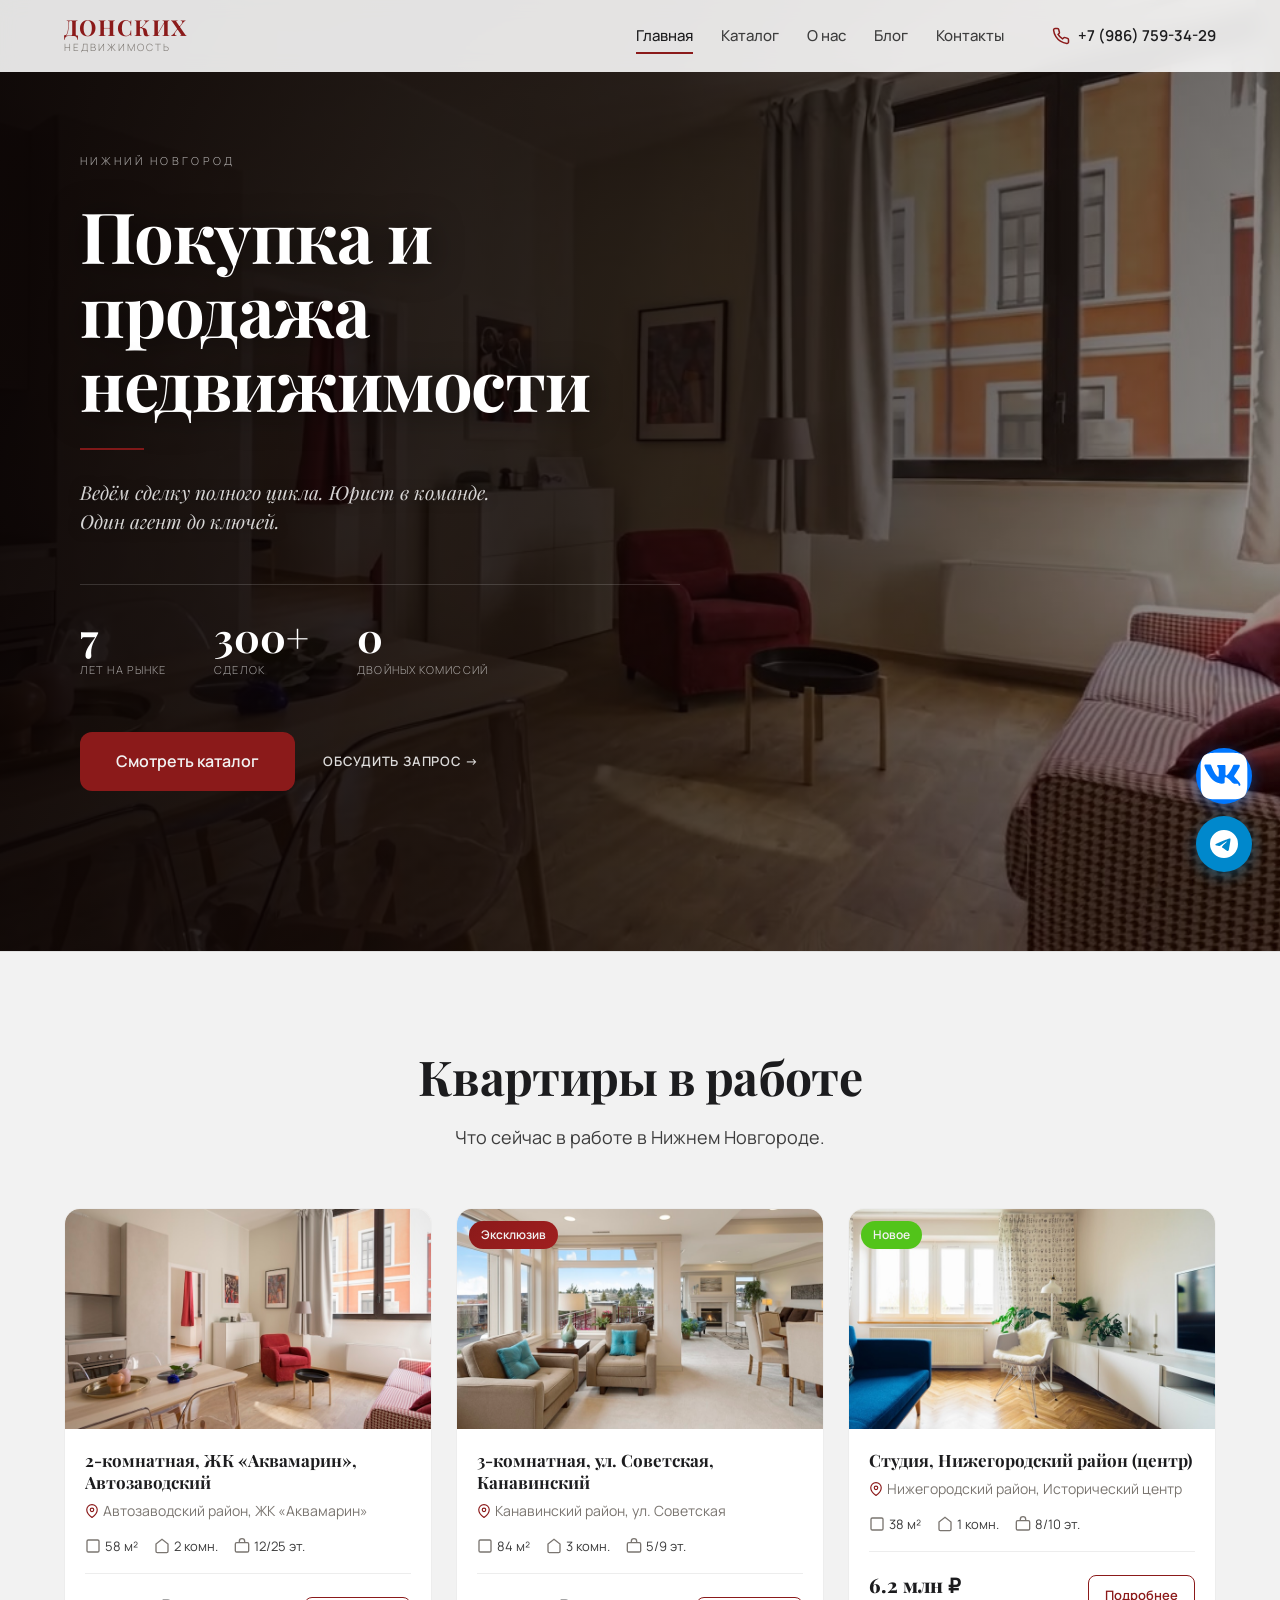
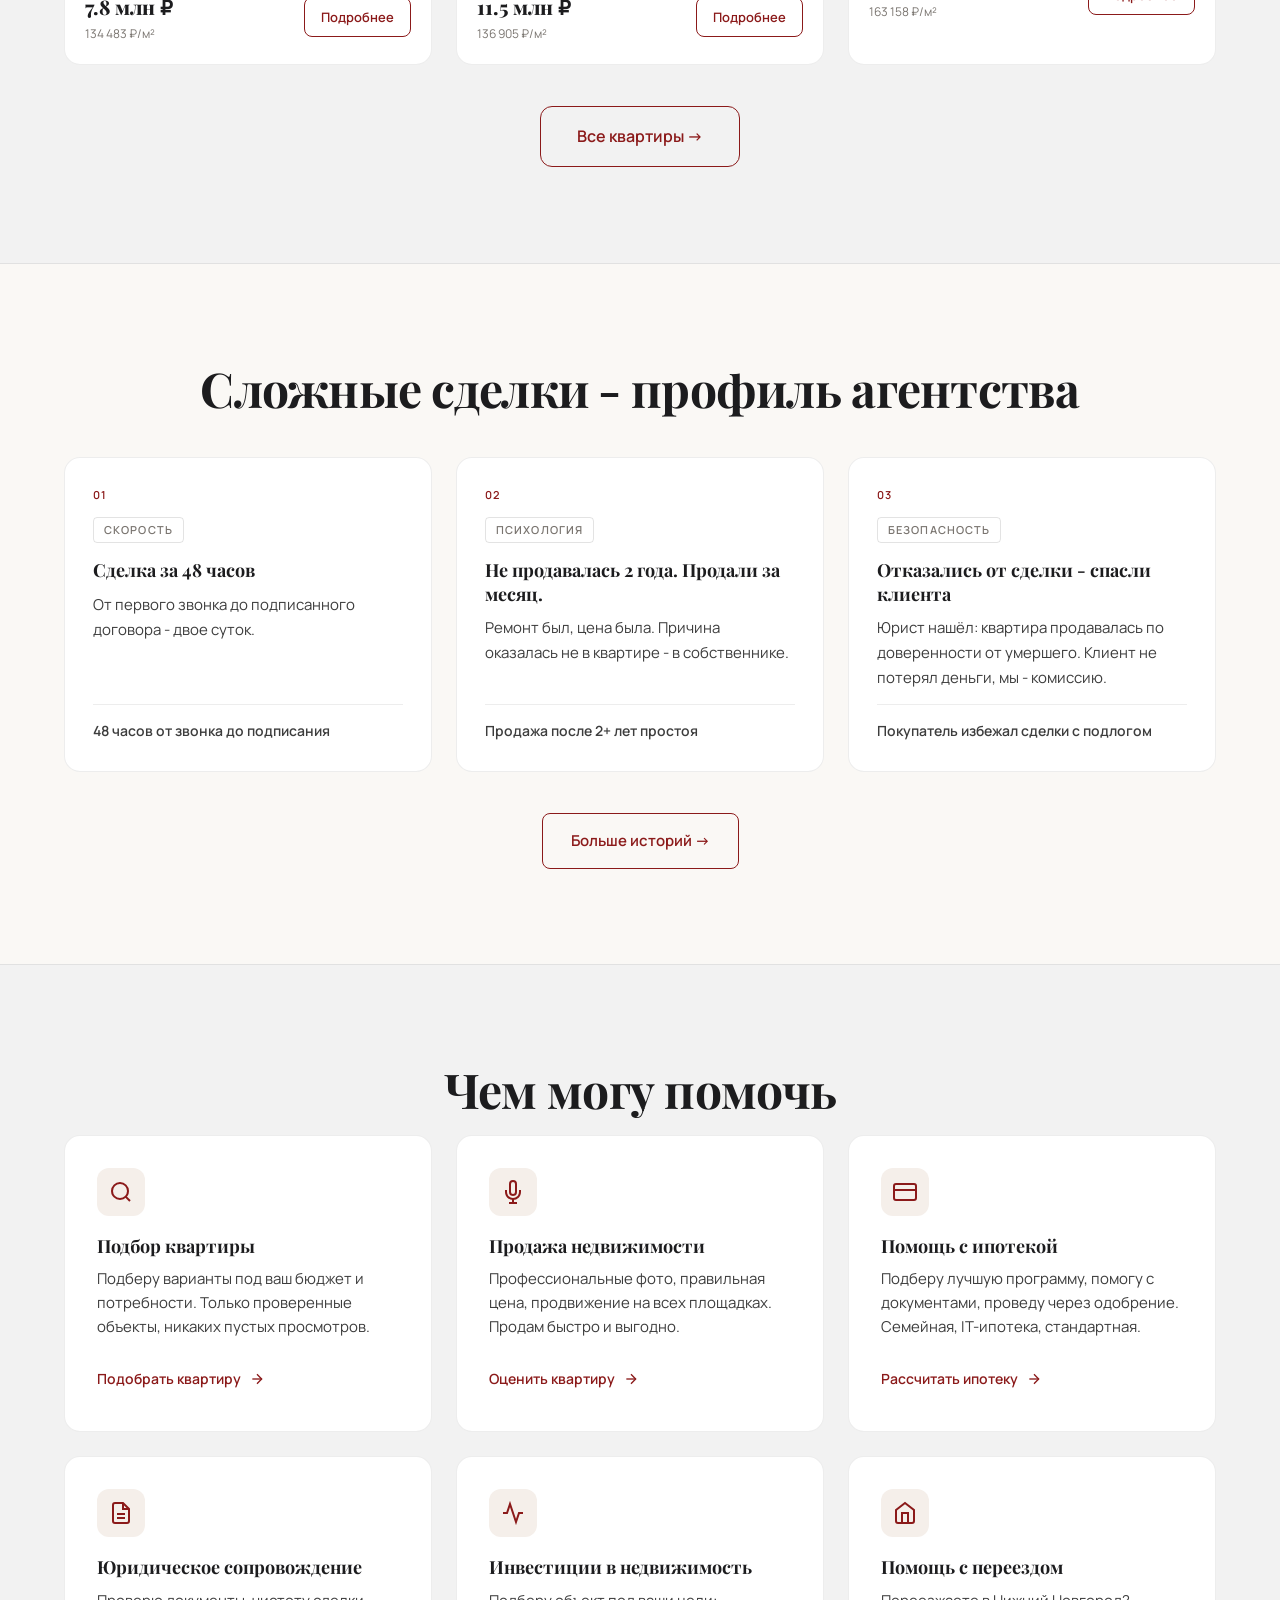
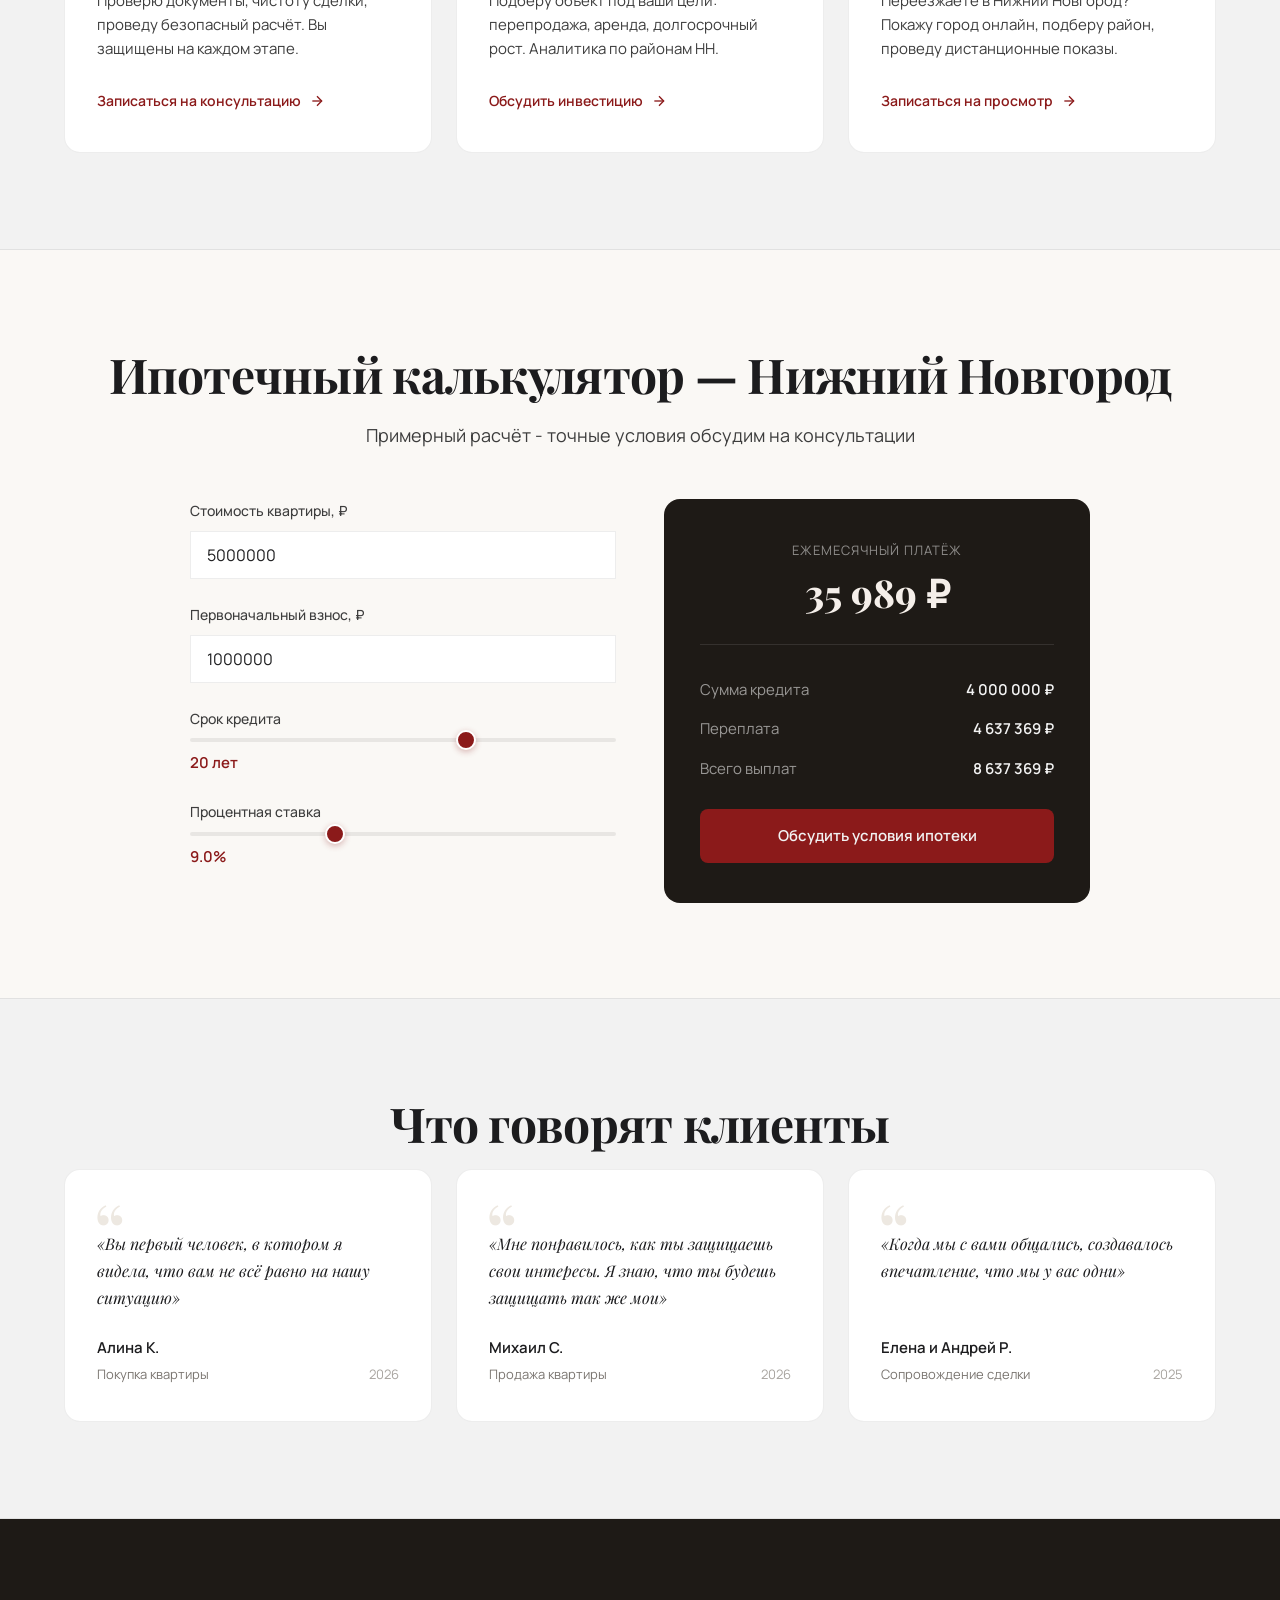
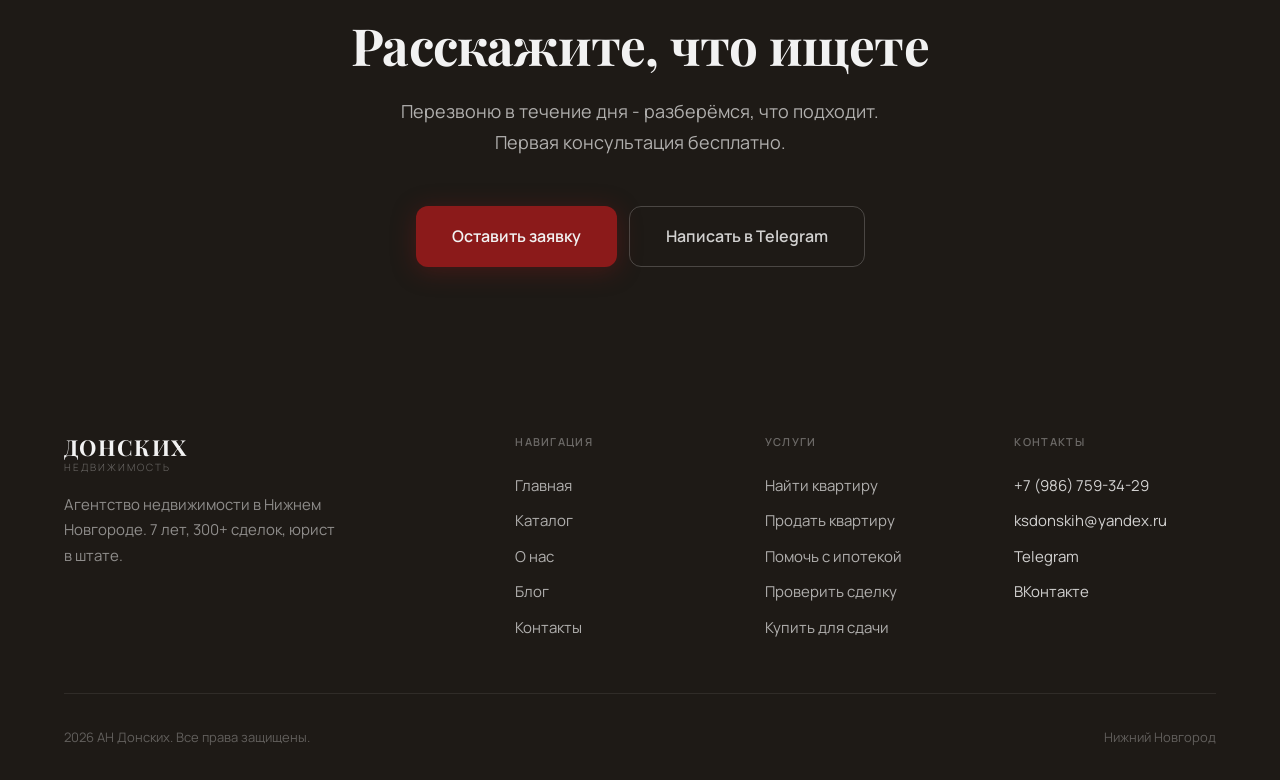
<file: index.html>
<!DOCTYPE html>
<html lang="ru">
<head>
<!-- Yandex.Metrika counter -->
<script type="text/javascript">
    (function(m,e,t,r,i,k,a){
        m[i]=m[i]||function(){(m[i].a=m[i].a||[]).push(arguments)};
        m[i].l=1*new Date();
        for (var j = 0; j < document.scripts.length; j++) {if (document.scripts[j].src === r) { return; }}
        k=e.createElement(t),a=e.getElementsByTagName(t)[0],k.async=1,k.src=r,a.parentNode.insertBefore(k,a)
    })(window, document,'script','https://mc.yandex.ru/metrika/tag.js?id=108665503', 'ym');
    ym(108665503, 'init', {ssr:true, webvisor:true, clickmap:true, ecommerce:"dataLayer", referrer: document.referrer, url: location.href, accurateTrackBounce:true, trackLinks:true});
</script>
<noscript><div><img src="https://mc.yandex.ru/watch/108665503" style="position:absolute; left:-9999px;" alt="" /></div></noscript>
<!-- /Yandex.Metrika counter -->
  <meta charset="UTF-8">
  <meta name="viewport" content="width=device-width, initial-scale=1.0">
  <title>Риелтор в Нижнем Новгороде — АН Донских | Покупка и продажа квартир</title>
  <meta name="description" content="Купить или продать квартиру в Нижнем Новгороде с риелтором Ксенией Донских. Один агент от звонка до ключей. Юрист в команде. Оценка за 24 часа. Первая консультация бесплатно.">
  <meta name="keywords" content="недвижимость Нижний Новгород, купить квартиру НН, агентство недвижимости, риелтор Нижний Новгород, ипотека, Донских, семейная ипотека НН">
  <link rel="canonical" href="https://donreal.ru/">

  <!-- Favicon -->
  <link rel="icon" href="data:image/svg+xml,<svg xmlns='http://www.w3.org/2000/svg' viewBox='0 0 100 100'><rect width='100' height='100' rx='16' fill='%238B1A1A'/><text x='50' y='50' dy='.35em' font-size='64' font-family='Georgia,serif' fill='white' text-anchor='middle'>Д</text></svg>">

  <!-- Open Graph -->
  <meta property="og:site_name" content="АН Донских">
  <meta property="og:type" content="website">
  <meta property="og:title" content="АН Донских - покупка и продажа квартиры в Нижнем Новгороде">
  <meta property="og:description" content="Один агент от звонка до ключей. Юрист в команде. Без двойных комиссий. 7 лет, 300+ сделок.">
  <meta property="og:url" content="https://donreal.ru/">
  <meta property="og:locale" content="ru_RU">
  <meta property="og:image" content="https://donreal.ru/images/hero-poster.jpg">
  <meta property="og:image:alt" content="АН Донских — агентство недвижимости в Нижнем Новгороде">
  <meta property="og:image:width" content="1280">
  <meta property="og:image:height" content="720">

  <!-- Fonts -->
  <link rel="preconnect" href="https://fonts.googleapis.com">
  <link rel="preconnect" href="https://fonts.gstatic.com" crossorigin>
  <link href="https://fonts.googleapis.com/css2?family=Playfair+Display:ital,wght@0,700;0,800;1,400&family=Manrope:wght@300;400;500;600&display=swap" rel="stylesheet">

  <link rel="stylesheet" href="style.css">

  <!-- Schema.org -->
  <script type="application/ld+json">{"@context":"https://schema.org","@type":"RealEstateAgent","name":"АН Донских","description":"Агентство недвижимости в Нижнем Новгороде. Покупка и продажа квартир с одним агентом от звонка до ключей. 7 лет опыта, 300+ сделок. Юрист в команде.","url":"https://donreal.ru","telephone":"+79867593429","email":"ksdonskih@yandex.ru","address":{"@type":"PostalAddress","addressLocality":"Нижний Новгород","addressRegion":"Нижегородская область","addressCountry":"RU"},"geo":{"@type":"GeoCoordinates","latitude":"56.3287","longitude":"44.0020"},"openingHours":["Mo-Fr 09:00-20:00","Sa-Su 10:00-18:00"],"priceRange":"$$","serviceArea":{"@type":"City","name":"Нижний Новгород"},"sameAs":["https://vk.com/club225062367","https://t.me/XSENIA_DONSKIH"],"founder":{"@type":"Person","name":"Ксения Донских"}}</script>

  <style>
    /* --- Кейсы - 3 карточки равный grid --- */
    .cases-grid-3 {
      display: grid;
      grid-template-columns: repeat(3, 1fr);
      gap: 24px;
      margin-top: 40px;
    }

    /* равная высота карточек - результат всегда внизу */
    .cases-grid-3 .case-card {
      display: flex;
      flex-direction: column;
    }
    .cases-grid-3 .case-card .case-result {
      margin-top: auto;
    }
    /* плашки одинаковой ширины */
    .cases-grid-3 .case-badge {
      display: block;
      width: fit-content;
    }

    /* --- Номер кейса - маленький inline --- */
    .case-num-inline {
      font-family: var(--font);
      font-size: 0.6875rem;
      font-weight: 600;
      letter-spacing: 0.1em;
      text-transform: uppercase;
      color: var(--primary);
      margin-bottom: 12px;
      display: block;
    }

    @media (max-width: 1024px) {
      .cases-grid-3 { grid-template-columns: 1fr; }
    }

    @media (max-width: 768px) {
      .cases-grid-3 { grid-template-columns: 1fr; }
    }
  </style>
</head>
<body>

  <!-- 1. Header -->
  <header class="header">
    <div class="container">
      <a href="index.html" class="logo">
        <span class="logo-wordmark">ДОНСКИХ</span>
        <span class="logo-sub">Недвижимость</span>
      </a>
      <nav class="nav">
        <a href="index.html" class="active">Главная</a>
        <a href="catalog.html">Каталог</a>
        <a href="about.html">О нас</a>
        <a href="blog.html">Блог</a>
        <a href="contact.html">Контакты</a>
      </nav>
      <a href="tel:+79867593429" class="header-phone">
        <svg viewBox="0 0 24 24" fill="none" stroke="currentColor" stroke-width="2"><path d="M22 16.92v3a2 2 0 01-2.18 2 19.79 19.79 0 01-8.63-3.07 19.5 19.5 0 01-6-6 19.79 19.79 0 01-3.07-8.67A2 2 0 014.11 2h3a2 2 0 012 1.72c.127.96.361 1.903.7 2.81a2 2 0 01-.45 2.11L8.09 9.91a16 16 0 006 6l1.27-1.27a2 2 0 012.11-.45c.907.339 1.85.573 2.81.7A2 2 0 0122 16.92z"/></svg>
        +7&nbsp;(986)&nbsp;759-34-29
      </a>
      <button class="burger" aria-label="Меню">
        <span></span><span></span><span></span>
      </button>
    </div>
  </header>

  <!-- Mobile Menu -->
  <div class="mobile-menu">
    <a href="index.html">Главная</a>
    <a href="catalog.html">Каталог</a>
    <a href="about.html">О нас</a>
    <a href="blog.html">Блог</a>
    <a href="contact.html">Контакты</a>
    <a href="tel:+79867593429" style="color: var(--primary);">+7 (986) 759-34-29</a>
    <a href="contact.html" class="btn btn-primary">Оставить заявку</a>
  </div>

  <!-- 2. Hero - fullscreen video -->
  <section class="hero-bb hero-fullscreen">
    <img src="images/hero-poster.jpg" class="hero-fs-poster" alt="Риелтор в Нижнем Новгороде — АН Донских, покупка и продажа квартир">
    <video class="hero-fs-video" id="heroVideo" autoplay muted loop playsinline preload="auto" style="opacity:0;transition:opacity 1.5s ease">
      <source src="images/hero-video.mp4" type="video/mp4">
    </video>
    <script>
      (function(){
        var v = document.getElementById('heroVideo');
        v.addEventListener('canplay', function(){ setTimeout(function(){ v.style.opacity = 1; }, 300); }, {once:true});
      })();
    </script>
    <div class="hero-fs-overlay"></div>
    <div class="hero-fs-content reveal">
      <div class="hero-bb-label hero-fs-label">НИЖНИЙ НОВГОРОД</div>
      <h1 class="hero-bb-name hero-fs-name">Покупка и продажа<br>недвижимости</h1>
      <div class="hero-bb-divider hero-fs-divider"></div>
      <p class="hero-bb-tagline hero-fs-tagline">Ведём сделку полного цикла. Юрист в команде.<br>Один агент до ключей.</p>

      <div class="hero-bb-stats hero-fs-stats">
        <div class="hero-bb-stat">
          <span class="stat-num hero-fs-stat-num" data-count="7" data-suffix="">7</span>
          <span class="stat-label hero-fs-stat-label">лет на рынке</span>
        </div>
        <div class="hero-bb-stat">
          <span class="stat-num hero-fs-stat-num" data-count="300" data-suffix="+">300+</span>
          <span class="stat-label hero-fs-stat-label">сделок</span>
        </div>
        <div class="hero-bb-stat">
          <span class="stat-num hero-fs-stat-num" data-count="0" data-suffix="">0</span>
          <span class="stat-label hero-fs-stat-label">двойных комиссий</span>
        </div>
      </div>

      <div class="hero-bb-ctas">
        <a href="catalog.html" class="btn btn-primary btn-lg">Смотреть каталог</a>
        <a href="contact.html" class="hero-bb-cta-secondary hero-fs-cta-secondary">Обсудить запрос →</a>
      </div>
    </div>
  </section>

  <!-- 3. Каталог - 3 объекта -->
  <section id="properties" class="section-white">
    <div class="container">
      <h2 class="section-title reveal">Квартиры в работе</h2>
      <p class="section-subtitle reveal">Что сейчас в работе в Нижнем Новгороде.</p>

      <div class="properties-grid" id="featured-grid"></div>
      <div style="text-align: center; margin-top: 40px;" class="reveal">
        <a href="catalog.html" class="btn btn-outline-gold btn-lg">Все квартиры →</a>
      </div>
    </div>
  </section>

  <!-- 5. Кейсы - 3 истории -->
  <section class="section-light">
    <div class="container">
      <h2 class="section-title reveal">Сложные сделки - профиль агентства</h2>

      <div class="cases-grid-3">
        <div class="case-card reveal stagger-1">
          <span class="case-num-inline">01</span>
          <div class="case-badge">Скорость</div>
          <h3>Сделка за 48 часов</h3>
          <p>От первого звонка до подписанного договора - двое суток.</p>
          <div class="case-result">48 часов от звонка до подписания</div>
        </div>

        <div class="case-card reveal stagger-2">
          <span class="case-num-inline">02</span>
          <div class="case-badge">Психология</div>
          <h3>Не продавалась 2 года. Продали за месяц.</h3>
          <p>Ремонт был, цена была. Причина оказалась не в квартире - в собственнике.</p>
          <div class="case-result">Продажа после 2+ лет простоя</div>
        </div>

        <div class="case-card reveal stagger-3">
          <span class="case-num-inline">03</span>
          <div class="case-badge">Безопасность</div>
          <h3>Отказались от сделки - спасли клиента</h3>
          <p>Юрист нашёл: квартира продавалась по доверенности от умершего. Клиент не потерял деньги, мы - комиссию.</p>
          <div class="case-result">Покупатель избежал сделки с подлогом</div>
        </div>
      </div>

      <div style="text-align: center; margin-top: 40px;" class="reveal">
        <a href="about.html" class="btn btn-outline-gold">Больше историй →</a>
      </div>
    </div>
  </section>

  <!-- 6. Услуги -->
  <section class="section-white">
    <div class="container">
      <h2 class="section-title reveal">Чем могу помочь</h2>
      <div class="services-grid" id="services-grid"></div>
    </div>
  </section>

  <!-- Ипотечный калькулятор -->
  <section class="section-light">
    <div class="container">
      <h2 class="section-title reveal">Ипотечный калькулятор — Нижний Новгород</h2>
      <p class="section-subtitle reveal" style="text-align:center;color:var(--text-secondary);margin-bottom:0;">Примерный расчёт - точные условия обсудим на консультации</p>
      <div class="calculator-wrap">
        <div class="calc-inputs reveal">
          <label>Стоимость квартиры, ₽
            <input type="number" id="calc-price" value="5000000" min="100000" step="100000">
          </label>
          <label>Первоначальный взнос, ₽
            <input type="number" id="calc-down" value="1000000" min="0" step="100000">
          </label>
          <label>Срок кредита
            <input type="range" id="calc-term" min="1" max="30" value="20" class="calc-range">
            <span class="calc-range-val" id="calc-term-val">20 лет</span>
          </label>
          <label>Процентная ставка
            <input type="range" id="calc-rate" min="1" max="25" value="9" step="0.1" class="calc-range">
            <span class="calc-range-val" id="calc-rate-val">9.0%</span>
          </label>
        </div>
        <div class="calc-result reveal stagger-2">
          <div class="calc-payment">
            <div class="calc-payment-label">Ежемесячный платёж</div>
            <div class="calc-payment-value" id="calc-payment">—</div>
          </div>
          <div class="calc-breakdown">
            <div class="calc-row"><span>Сумма кредита</span><span id="calc-loan">—</span></div>
            <div class="calc-row"><span>Переплата</span><span id="calc-overpay">—</span></div>
            <div class="calc-row"><span>Всего выплат</span><span id="calc-total">—</span></div>
          </div>
          <a href="contact.html" class="btn btn-primary" style="display:block;text-align:center;margin-top:28px;">Обсудить условия ипотеки</a>
        </div>
      </div>
    </div>
  </section>

  <!-- 7. Отзывы -->
  <section class="section-white">
    <div class="container">
      <h2 class="section-title reveal">Что говорят клиенты</h2>
      <div class="reviews-grid" id="reviews-grid">
        <div class="review-card reveal stagger-1">
          <p class="review-text">«Вы первый человек, в котором я видела, что вам не всё равно на нашу ситуацию»</p>
          <div class="review-author">
            <div>
              <div class="review-name">Алина К.</div>
              <div class="review-type">Покупка квартиры</div>
            </div>
          </div>
        </div>
        <div class="review-card reveal stagger-2">
          <p class="review-text">«Мне понравилось, как ты защищаешь свои интересы. Я знаю, что ты будешь защищать также мои»</p>
          <div class="review-author">
            <div>
              <div class="review-name">Михаил С.</div>
              <div class="review-type">Продажа квартиры</div>
            </div>
          </div>
        </div>
        <div class="review-card reveal stagger-3">
          <p class="review-text">«Когда мы с вами общались, создавалось впечатление, что мы у вас одни»</p>
          <div class="review-author">
            <div>
              <div class="review-name">Елена и Андрей Р.</div>
              <div class="review-type">Сопровождение сделки</div>
            </div>
          </div>
        </div>
      </div>
    </div>
  </section>

  <!-- 7. CTA финальный -->
  <section class="cta-section">
    <div class="container">
      <h2 class="reveal">Расскажите, что ищете</h2>
      <p class="reveal">Перезвоню в течение дня - разберёмся, что подходит. Первая консультация бесплатно.</p>
      <div class="cta-buttons reveal">
        <a href="contact.html" class="btn btn-primary btn-lg">Оставить заявку</a>
        <a href="https://t.me/XSENIA_DONSKIH" target="_blank" rel="noopener noreferrer" class="btn btn-secondary btn-lg">Написать в Telegram</a>
      </div>
    </div>
  </section>

  <!-- Footer -->
  <footer class="footer">
    <div class="container">
      <div class="footer-grid">
        <div class="footer-brand">
          <a href="index.html" class="logo">
            <span class="logo-wordmark">ДОНСКИХ</span>
            <span class="logo-sub">Недвижимость</span>
          </a>
          <p>Агентство недвижимости в Нижнем Новгороде. 7 лет, 300+ сделок, юрист в штате.</p>
        </div>
        <div class="footer-col">
          <h4>Навигация</h4>
          <a href="index.html">Главная</a>
          <a href="catalog.html">Каталог</a>
          <a href="about.html">О нас</a>
          <a href="blog.html">Блог</a>
          <a href="contact.html">Контакты</a>
        </div>
        <div class="footer-col">
          <h4>Услуги</h4>
          <a href="contact.html">Найти квартиру</a>
          <a href="contact.html">Продать квартиру</a>
          <a href="contact.html">Помочь с ипотекой</a>
          <a href="contact.html">Проверить сделку</a>
          <a href="contact.html">Купить для сдачи</a>
        </div>
        <div class="footer-col">
          <h4>Контакты</h4>
          <a href="tel:+79867593429">+7 (986) 759-34-29</a>
          <a href="mailto:ksdonskih@yandex.ru">ksdonskih@yandex.ru</a>
          <a href="https://t.me/XSENIA_DONSKIH" target="_blank" rel="noopener noreferrer">Telegram</a>
          <a href="https://vk.com/club225062367" target="_blank" rel="noopener noreferrer">ВКонтакте</a>
        </div>
      </div>
      <div class="footer-bottom">
        <span>2026 АН Донских. Все права защищены.</span>
        <span>Нижний Новгород</span>
      </div>
    </div>
  </footer>

  <!-- Floating Buttons -->
  <div class="float-buttons">
    <a href="https://vk.com/club225062367" target="_blank" rel="noopener noreferrer" class="float-vkmax" aria-label="VK Max"><svg viewBox="0 0 24 24" fill="#fff"><path d="M15.07 2H8.93C3.33 2 2 3.33 2 8.93v6.14C2 20.67 3.33 22 8.93 22h6.14C20.67 22 22 20.67 22 15.07V8.93C22 3.33 20.67 2 15.07 2zm2.95 13.27h-1.67c-.63 0-.82-.5-1.95-1.63-1-.95-1.43-1.08-1.68-1.08-.34 0-.44.1-.44.58v1.48c0 .42-.13.67-1.22.67-1.8 0-3.8-1.09-5.2-3.13C4.04 9.55 3.6 7.9 3.6 7.55c0-.25.1-.48.58-.48h1.67c.43 0 .6.2.76.67.84 2.43 2.25 4.56 2.83 4.56.22 0 .32-.1.32-.65V9.4c-.07-1.17-.68-1.27-.68-1.69 0-.2.16-.4.43-.4h2.63c.36 0 .49.19.49.62v3.33c0 .36.16.49.27.49.22 0 .4-.13.8-.53 1.24-1.39 2.13-3.52 2.13-3.52.12-.25.32-.48.75-.48h1.67c.5 0 .61.26.5.62-.21.97-2.26 3.87-2.26 3.87-.18.29-.24.42 0 .74.17.24.74.74 1.12 1.19.7.79 1.23 1.46 1.38 1.92.13.46-.1.7-.56.7z"/></svg></a>
    <a href="https://t.me/XSENIA_DONSKIH" target="_blank" rel="noopener noreferrer" class="float-telegram" aria-label="Telegram"><svg viewBox="0 0 24 24"><path d="M11.944 0A12 12 0 0 0 0 12a12 12 0 0 0 12 12 12 12 0 0 0 12-12A12 12 0 0 0 12 0a12 12 0 0 0-.056 0zm4.962 7.224c.1-.002.321.023.465.14a.506.506 0 0 1 .171.325c.016.093.036.306.02.472-.18 1.898-.962 6.502-1.36 8.627-.168.9-.499 1.201-.82 1.23-.696.065-1.225-.46-1.9-.902-1.056-.693-1.653-1.124-2.678-1.8-1.185-.78-.417-1.21.258-1.91.177-.184 3.247-2.977 3.307-3.23.007-.032.014-.15-.056-.212s-.174-.041-.249-.024c-.106.024-1.793 1.14-5.061 3.345-.48.33-.913.49-1.302.48-.428-.008-1.252-.241-1.865-.44-.752-.245-1.349-.374-1.297-.789.027-.216.325-.437.893-.663 3.498-1.524 5.83-2.529 6.998-3.014 3.332-1.386 4.025-1.627 4.476-1.635z"/></svg></a>
  </div>

  <!-- Back to Top -->
  <button class="back-to-top" aria-label="Наверх" id="back-to-top">
    <svg viewBox="0 0 24 24" fill="none" stroke="currentColor" stroke-width="2"><polyline points="18 15 12 9 6 15"/></svg>
  </button>

  <!-- Mobile CTA Bar -->
  <div class="mobile-cta-bar" id="mobile-cta-bar">
    <a href="tel:+79867593429" class="btn btn-secondary">Позвонить</a>
    <a href="contact.html" class="btn btn-primary">Оставить заявку</a>
  </div>

  <script src="data.js"></script>
  <script src="script.js"></script>
</body>
</html>
</file>
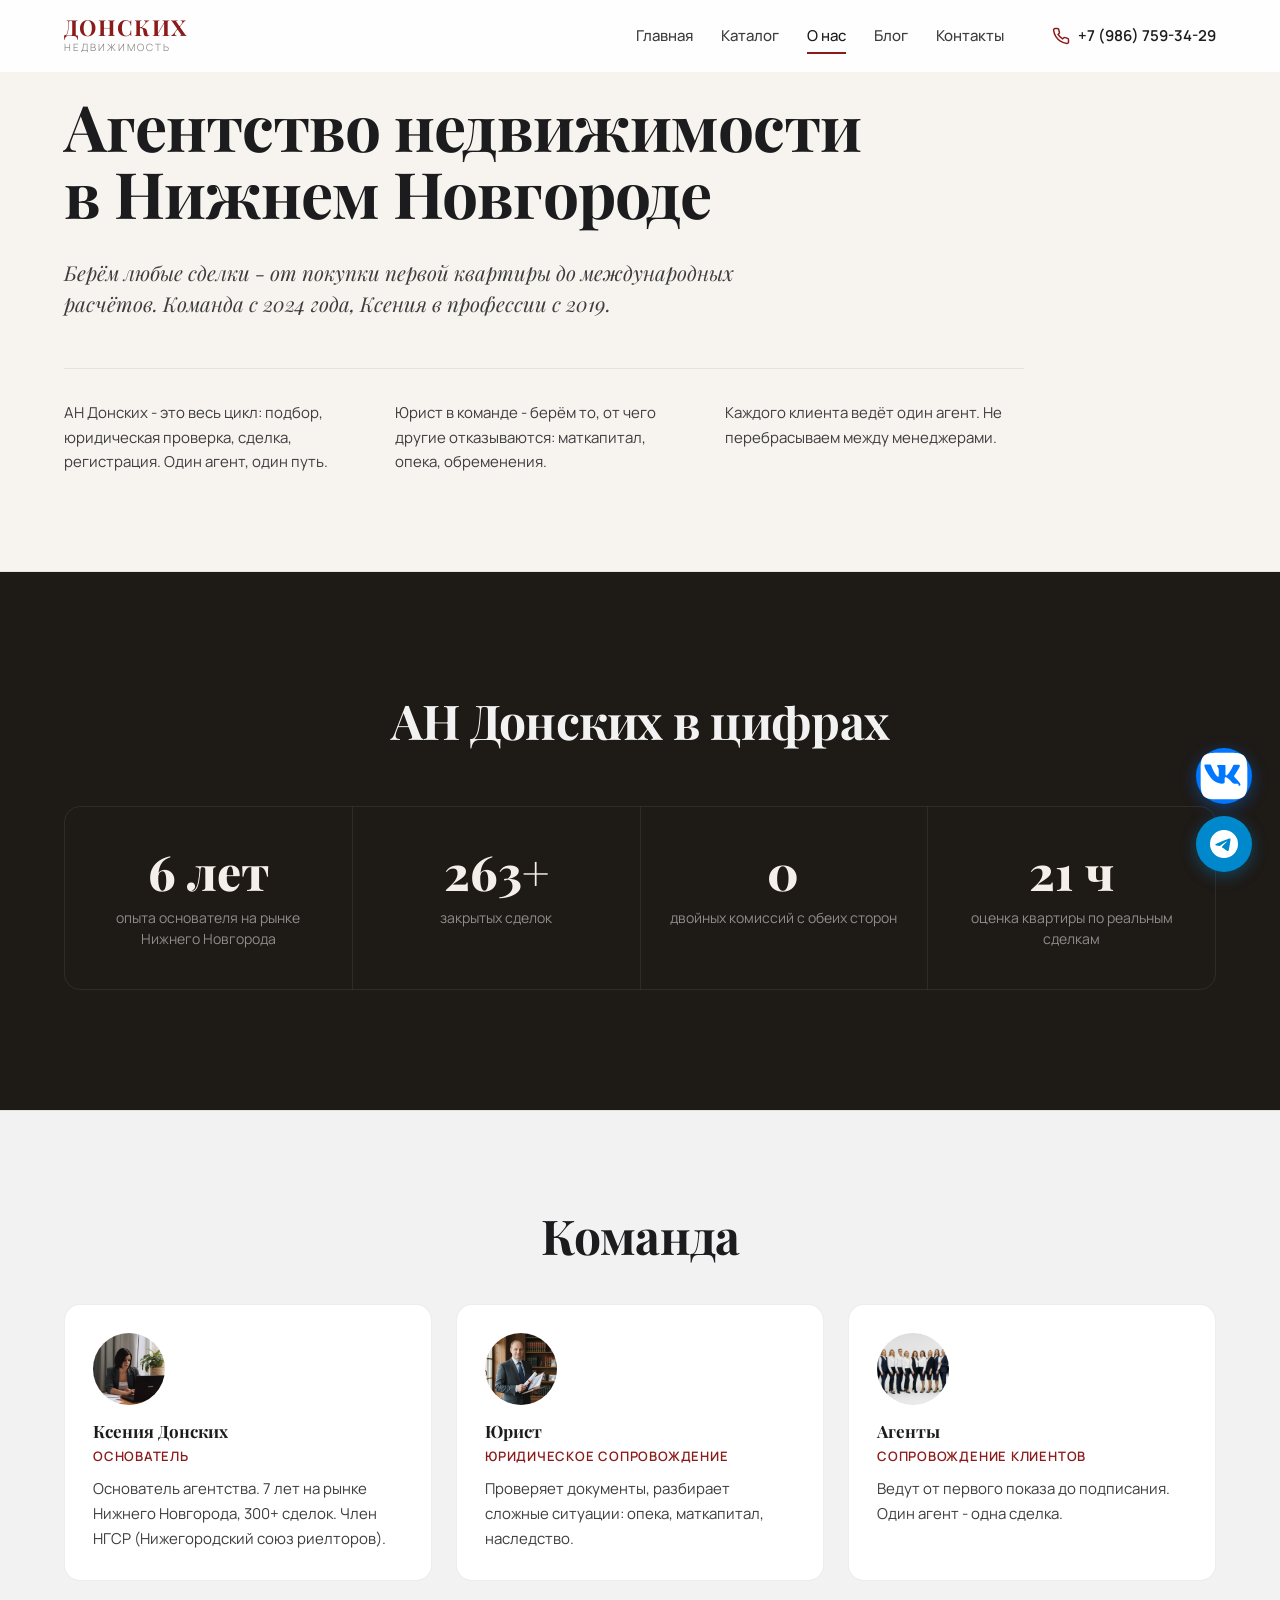
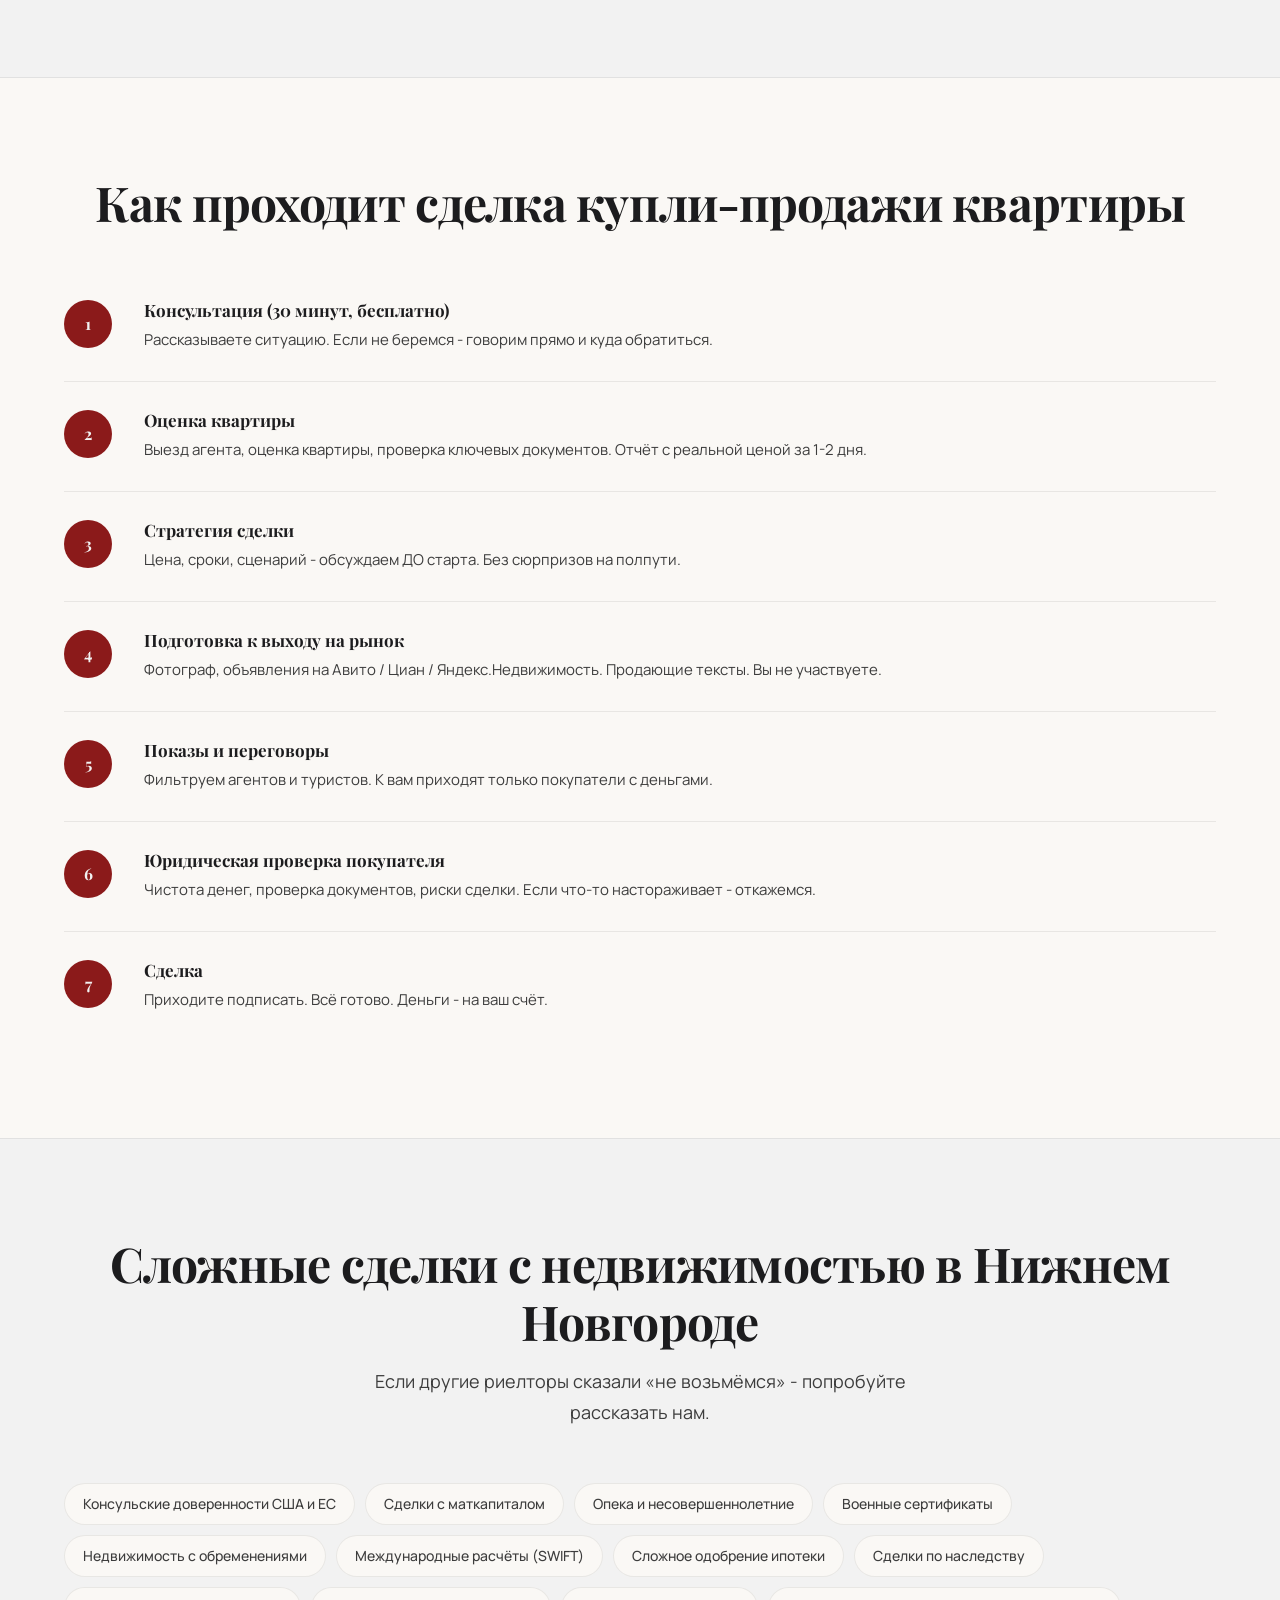
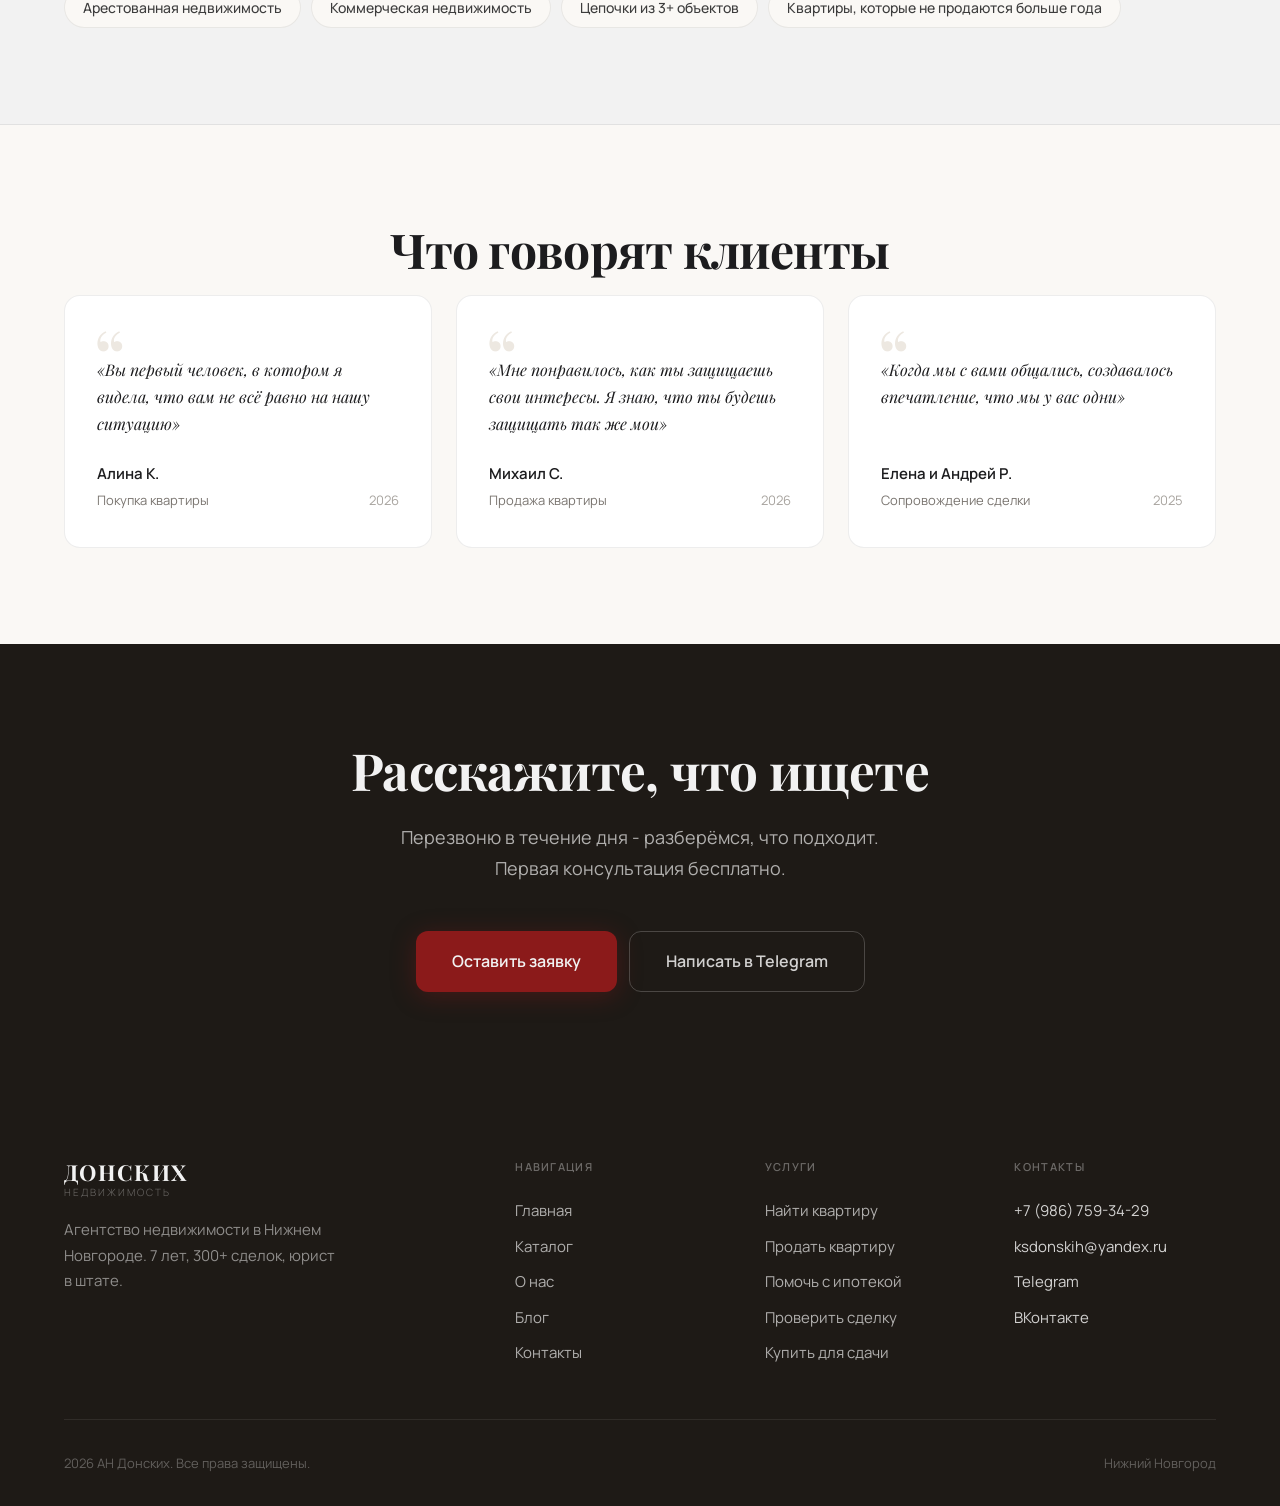
<file: about.html>
<!DOCTYPE html>
<html lang="ru">
<head>
<!-- Yandex.Metrika counter -->
<script type="text/javascript">
    (function(m,e,t,r,i,k,a){
        m[i]=m[i]||function(){(m[i].a=m[i].a||[]).push(arguments)};
        m[i].l=1*new Date();
        for (var j = 0; j < document.scripts.length; j++) {if (document.scripts[j].src === r) { return; }}
        k=e.createElement(t),a=e.getElementsByTagName(t)[0],k.async=1,k.src=r,a.parentNode.insertBefore(k,a)
    })(window, document,'script','https://mc.yandex.ru/metrika/tag.js?id=108665503', 'ym');
    ym(108665503, 'init', {ssr:true, webvisor:true, clickmap:true, ecommerce:"dataLayer", referrer: document.referrer, url: location.href, accurateTrackBounce:true, trackLinks:true});
</script>
<noscript><div><img src="https://mc.yandex.ru/watch/108665503" style="position:absolute; left:-9999px;" alt="" /></div></noscript>
<!-- /Yandex.Metrika counter -->
  <meta charset="UTF-8">
  <meta name="viewport" content="width=device-width, initial-scale=1.0">
  <title>О нас - АН Донских, агентство недвижимости в Нижнем Новгороде</title>
  <meta name="description" content="Ксения Донских — риелтор в Нижнем Новгороде с 7-летним опытом и 300+ сделками. Юрист в команде. Берём сложные случаи: маткапитал, опека, обременения. Консультация бесплатно.">
  <link rel="canonical" href="https://donreal.ru/about.html">

  <!-- Favicon -->
  <link rel="icon" href="data:image/svg+xml,<svg xmlns='http://www.w3.org/2000/svg' viewBox='0 0 100 100'><rect width='100' height='100' rx='16' fill='%238B1A1A'/><text x='50' y='50' dy='.35em' font-size='64' font-family='Georgia,serif' fill='white' text-anchor='middle'>Д</text></svg>">

  <meta property="og:site_name" content="АН Донских">
  <meta property="og:type" content="website">
  <meta property="og:title" content="О нас - АН Донских, агентство недвижимости в Нижнем Новгороде">
  <meta property="og:description" content="7 лет опыта, 300+ сделок, юрист в команде. Один агент до ключей. Без двойных комиссий.">
  <meta property="og:image" content="https://donreal.ru/images/hero-poster.jpg">
  <meta property="og:locale" content="ru_RU">

  <link rel="preconnect" href="https://fonts.googleapis.com">
  <link rel="preconnect" href="https://fonts.gstatic.com" crossorigin>
  <link href="https://fonts.googleapis.com/css2?family=Playfair+Display:ital,wght@0,700;0,800;1,400&family=Manrope:wght@300;400;500;600&display=swap" rel="stylesheet">
  <link rel="stylesheet" href="style.css">

  <script type="application/ld+json">{"@context":"https://schema.org","@type":"RealEstateAgent","name":"АН Донских","description":"Агентство недвижимости в Нижнем Новгороде. 7 лет опыта, 300+ сделок, юрист в команде. Берём сложные случаи: маткапитал, опека, военные сертификаты, обременения.","url":"https://donreal.ru","telephone":"+79867593429","email":"ksdonskih@yandex.ru","address":{"@type":"PostalAddress","addressLocality":"Нижний Новгород","addressRegion":"Нижегородская область","addressCountry":"RU"},"openingHours":["Mo-Fr 09:00-20:00","Sa-Su 10:00-18:00"],"sameAs":["https://vk.com/club225062367","https://t.me/XSENIA_DONSKIH"],"founder":{"@type":"Person","name":"Ксения Донских","jobTitle":"Риелтор","worksFor":{"@type":"Organization","name":"АН Донских"}},"numberOfEmployees":{"@type":"QuantitativeValue","minValue":3}}</script>

  <style>
    /* --- Цифры агентства - ТЁМНАЯ секция --- */
    .numbers-section {
      background: var(--dark-warm);
      color: var(--white);
      padding: 120px 0;
    }
    .numbers-section h2 {
      color: var(--white);
      text-align: center;
      margin-bottom: 56px;
    }
    .numbers-grid-4 {
      display: grid;
      grid-template-columns: repeat(4, 1fr);
      gap: 0;
      border: 1px solid rgba(255,255,255,0.08);
      border-radius: var(--radius-lg);
      overflow: hidden;
    }
    .number-item {
      text-align: center;
      padding: 40px 24px;
      border-right: 1px solid rgba(255,255,255,0.08);
      transition: background var(--transition);
    }
    .number-item:last-child {
      border-right: none;
    }
    .number-item:hover {
      background: rgba(255,255,255,0.03);
    }
    .number-value {
      font-family: var(--font-heading);
      font-size: clamp(2.25rem, 4vw, 3rem);
      font-weight: 800;
      color: var(--primary-bg);
      line-height: 1;
      margin-bottom: 12px;
    }
    .number-label {
      font-family: var(--font);
      font-size: 0.875rem;
      color: rgba(255,255,255,0.5);
      line-height: 1.5;
    }

    /* --- Команда - компактная секция --- */
    .team-grid {
      display: grid;
      grid-template-columns: repeat(3, 1fr);
      gap: 24px;
      margin-top: 40px;
    }
    .team-card {
      padding: 28px;
      background: var(--bg-card);
      border: 1px solid var(--border-light);
      border-radius: var(--radius-lg);
      transition: border-color var(--transition);
    }
    .team-card:hover {
      border-color: var(--neutral-300);
    }
    .team-card-photo {
      width: 72px;
      height: 72px;
      border-radius: 50%;
      object-fit: cover;
      object-position: top;
      margin-bottom: 16px;
      display: block;
    }
    .team-card-photo-placeholder {
      width: 72px;
      height: 72px;
      border-radius: 50%;
      background: var(--neutral-100);
      border: 1px solid var(--border-light);
      margin-bottom: 16px;
      display: flex;
      align-items: center;
      justify-content: center;
    }
    .team-card-photo-placeholder svg {
      width: 32px;
      height: 32px;
      color: var(--neutral-400);
    }
    .team-monogram {
      width: 72px;
      height: 72px;
      border-radius: 50%;
      margin-bottom: 16px;
      display: flex;
      align-items: center;
      justify-content: center;
      font-family: var(--font-heading);
      font-size: 1.75rem;
      font-weight: 700;
      color: #fff;
      letter-spacing: -0.01em;
      flex-shrink: 0;
    }
    .team-card h3 {
      font-family: var(--font-heading);
      font-size: 1.0625rem;
      margin-bottom: 4px;
      color: var(--text);
    }
    .team-card-role {
      font-family: var(--font);
      font-size: 0.8125rem;
      color: var(--primary);
      font-weight: 600;
      margin-bottom: 10px;
      text-transform: uppercase;
      letter-spacing: 0.06em;
    }
    .team-card p {
      font-family: var(--font);
      font-size: 0.9375rem;
      color: var(--text-secondary);
      line-height: 1.65;
      margin: 0;
    }

    /* --- Экспертиза теги --- */
    .expertise-tags {
      display: flex;
      flex-wrap: wrap;
      gap: 10px;
      margin-top: 32px;
    }
    .expertise-tag {
      background: var(--neutral-50);
      border: 1px solid var(--border-light);
      border-radius: 100px;
      padding: 8px 18px;
      font-family: var(--font);
      font-size: 0.875rem;
      color: var(--text-secondary);
      transition: all var(--transition);
    }
    .expertise-tag:hover {
      background: var(--primary-bg);
      border-color: var(--primary);
      color: var(--primary);
    }

    /* --- Hero типографический (без фото) --- */
    .about-hero-typographic {
      padding: 72px 0 96px;
      background: var(--bg);
      border-bottom: 1px solid var(--border-light);
    }
    .about-hero-inner {
      max-width: 960px;
    }
    .about-hero-inner h1 {
      font-family: var(--font-heading);
      font-size: clamp(2.25rem, 5vw, 4rem);
      line-height: 1.05;
      letter-spacing: -0.015em;
      margin: 20px 0 32px;
      color: var(--text);
    }
    .about-hero-inner .lead {
      font-family: var(--font-heading);
      font-style: italic;
      font-size: clamp(1.125rem, 1.6vw, 1.4rem);
      line-height: 1.5;
      color: var(--text-secondary);
      max-width: 720px;
      margin-bottom: 48px;
    }
    .about-hero-meta {
      display: grid;
      grid-template-columns: repeat(3, 1fr);
      gap: 32px;
      padding-top: 32px;
      border-top: 1px solid var(--border-light);
    }
    .about-hero-meta .meta-col p {
      font-family: var(--font);
      font-size: 0.9375rem;
      line-height: 1.65;
      color: var(--text-secondary);
      margin: 0;
    }

    /* --- Процесс - 7 шагов --- */
    .process-steps-7 {
      display: flex;
      flex-direction: column;
      gap: 0;
      margin-top: 40px;
    }
    .process-step-7 {
      display: grid;
      grid-template-columns: 56px 1fr;
      gap: 24px;
      padding: 28px 0;
      border-bottom: 1px solid var(--border-light);
      align-items: start;
    }
    .process-step-7:last-child {
      border-bottom: none;
    }
    .step-num-7 {
      width: 48px;
      height: 48px;
      border-radius: 50%;
      background: var(--primary);
      color: var(--white);
      display: flex;
      align-items: center;
      justify-content: center;
      font-family: var(--font-heading);
      font-weight: 700;
      font-size: 1rem;
      flex-shrink: 0;
    }
    .step-content-7 h3 {
      font-family: var(--font-heading);
      font-size: 1.0625rem;
      margin-bottom: 8px;
      color: var(--text);
    }
    .step-content-7 p {
      font-family: var(--font);
      color: var(--text-secondary);
      font-size: 0.9375rem;
      line-height: 1.65;
      margin: 0;
    }

    @media (max-width: 1024px) {
      .numbers-grid-4 { grid-template-columns: repeat(2, 1fr); }
      .numbers-grid-4 .number-item:nth-child(2) { border-right: none; }
      .numbers-grid-4 .number-item:nth-child(3) { border-right: 1px solid rgba(255,255,255,0.08); }
      .numbers-grid-4 .number-item:nth-child(1),
      .numbers-grid-4 .number-item:nth-child(2) {
        border-bottom: 1px solid rgba(255,255,255,0.08);
      }
      .team-grid { grid-template-columns: 1fr; gap: 16px; }
      .about-hero-meta { grid-template-columns: 1fr; gap: 20px; }
    }
    @media (max-width: 768px) {
      .numbers-grid-4 { grid-template-columns: repeat(2, 1fr); }
      .process-step-7 { grid-template-columns: 44px 1fr; gap: 16px; }
      .about-hero-typographic { padding: 56px 0 72px; }
    }
  </style>
</head>
<body>

  <!-- 1. Header -->
  <header class="header">
    <div class="container">
      <a href="index.html" class="logo">
        <span class="logo-wordmark">ДОНСКИХ</span>
        <span class="logo-sub">Недвижимость</span>
      </a>
      <nav class="nav">
        <a href="index.html">Главная</a>
        <a href="catalog.html">Каталог</a>
        <a href="about.html" class="active">О&nbsp;нас</a>
        <a href="blog.html">Блог</a>
        <a href="contact.html">Контакты</a>
      </nav>
      <a href="tel:+79867593429" class="header-phone">
        <svg viewBox="0 0 24 24" fill="none" stroke="currentColor" stroke-width="2"><path d="M22 16.92v3a2 2 0 01-2.18 2 19.79 19.79 0 01-8.63-3.07 19.5 19.5 0 01-6-6 19.79 19.79 0 01-3.07-8.67A2 2 0 014.11 2h3a2 2 0 012 1.72c.127.96.361 1.903.7 2.81a2 2 0 01-.45 2.11L8.09 9.91a16 16 0 006 6l1.27-1.27a2 2 0 012.11-.45c.907.339 1.85.573 2.81.7A2 2 0 0122 16.92z"/></svg>
        +7&nbsp;(986)&nbsp;759-34-29
      </a>
      <button class="burger" aria-label="Меню">
        <span></span><span></span><span></span>
      </button>
    </div>
  </header>

  <!-- Mobile Menu -->
  <div class="mobile-menu">
    <a href="index.html">Главная</a>
    <a href="catalog.html">Каталог</a>
    <a href="about.html">О нас</a>
    <a href="blog.html">Блог</a>
    <a href="contact.html">Контакты</a>
    <a href="tel:+79867593429" style="color: var(--primary);">+7 (986) 759-34-29</a>
    <a href="contact.html" class="btn btn-primary">Оставить заявку</a>
  </div>

  <!-- 2. Hero - типографический -->
  <section class="about-hero about-hero-typographic">
    <div class="container">
      <div class="about-hero-inner reveal">
        <h1>Агентство недвижимости<br>в&nbsp;Нижнем&nbsp;Новгороде</h1>
        <p class="lead">Берём любые сделки - от покупки первой квартиры до международных расчётов. Команда с 2024 года, Ксения в профессии с 2019.</p>
        <div class="about-hero-meta">
          <div class="meta-col">
            <p>АН Донских - это весь цикл: подбор, юридическая проверка, сделка, регистрация. Один агент, один путь.</p>
          </div>
          <div class="meta-col">
            <p>Юрист в команде - берём то, от чего другие отказываются: маткапитал, опека, обременения.</p>
          </div>
          <div class="meta-col">
            <p>Каждого клиента ведёт один агент. Не перебрасываем между менеджерами.</p>
          </div>
        </div>
      </div>
    </div>
  </section>

  <!-- 3. Цифры - тёмная секция -->
  <section class="numbers-section">
    <div class="container">
      <h2 class="reveal">АН Донских в цифрах</h2>
      <div class="numbers-grid-4">

        <div class="number-item reveal stagger-1">
          <div class="number-value" data-count="7" data-suffix=" лет">7 лет</div>
          <div class="number-label">опыта основателя на рынке Нижнего Новгорода</div>
        </div>

        <div class="number-item reveal stagger-2">
          <div class="number-value" data-count="300" data-suffix="+">300+</div>
          <div class="number-label">закрытых сделок</div>
        </div>

        <div class="number-item reveal stagger-3">
          <div class="number-value" data-count="0" data-suffix="">0</div>
          <div class="number-label">двойных комиссий с обеих сторон</div>
        </div>

        <div class="number-item reveal stagger-4">
          <div class="number-value" data-count="24" data-suffix=" ч">24 ч</div>
          <div class="number-label">оценка квартиры по реальным сделкам</div>
        </div>

      </div>
    </div>
  </section>

  <!-- 4. Команда -->
  <section class="section-white">
    <div class="container">
      <h2 class="section-title reveal">Команда</h2>
      <div class="team-grid">

        <div class="team-card reveal stagger-1">
          <img src="images/ksenia-5.jpg" alt="Ксения Донских - основатель АН Донских" class="team-card-photo">
          <h3>Ксения Донских</h3>
          <div class="team-card-role">Основатель</div>
          <p>Основатель агентства. 7 лет на рынке Нижнего Новгорода, 300+ сделок. Член НГСР (Нижегородский союз риелторов).</p>
        </div>

        <div class="team-card reveal stagger-2">
          <img src="images/team-lawyer.jpg" alt="Юрист АН Донских — юридическое сопровождение сделок с недвижимостью в Нижнем Новгороде" class="team-card-photo">
          <h3>Юрист</h3>
          <div class="team-card-role">Юридическое сопровождение</div>
          <p>Проверяет документы, разбирает сложные ситуации: опека, маткапитал, наследство.</p>
        </div>

        <div class="team-card reveal stagger-3">
          <img src="images/team-agent.jpg" alt="Агенты АН Донских — сопровождение клиентов при покупке и продаже квартир в Нижнем Новгороде" class="team-card-photo">
          <h3>Агенты</h3>
          <div class="team-card-role">Сопровождение клиентов</div>
          <p>Ведут от первого показа до подписания. Один агент - одна сделка.</p>
        </div>

      </div>
    </div>
  </section>

  <!-- 5. Как мы ведём сделку - 7 этапов -->
  <section class="section-light">
    <div class="container">
      <h2 class="section-title reveal">Как проходит сделка купли-продажи квартиры</h2>
      <div class="process-steps-7">

        <div class="process-step-7 reveal stagger-1">
          <div class="step-num-7">1</div>
          <div class="step-content-7">
            <h3>Консультация (30 минут, бесплатно)</h3>
            <p>Рассказываете ситуацию. Если не беремся - говорим прямо и куда обратиться.</p>
          </div>
        </div>

        <div class="process-step-7 reveal stagger-2">
          <div class="step-num-7">2</div>
          <div class="step-content-7">
            <h3>Оценка квартиры</h3>
            <p>Выезд агента, оценка квартиры, проверка ключевых документов. Отчёт с реальной ценой за 1-2 дня.</p>
          </div>
        </div>

        <div class="process-step-7 reveal stagger-3">
          <div class="step-num-7">3</div>
          <div class="step-content-7">
            <h3>Стратегия сделки</h3>
            <p>Цена, сроки, сценарий - обсуждаем ДО старта. Без сюрпризов на полпути.</p>
          </div>
        </div>

        <div class="process-step-7 reveal stagger-4">
          <div class="step-num-7">4</div>
          <div class="step-content-7">
            <h3>Подготовка к выходу на рынок</h3>
            <p>Фотограф, объявления на Авито / Циан / Яндекс.Недвижимость. Продающие тексты. Вы не участвуете.</p>
          </div>
        </div>

        <div class="process-step-7 reveal stagger-1">
          <div class="step-num-7">5</div>
          <div class="step-content-7">
            <h3>Показы и переговоры</h3>
            <p>Фильтруем агентов и туристов. К вам приходят только покупатели с деньгами.</p>
          </div>
        </div>

        <div class="process-step-7 reveal stagger-2">
          <div class="step-num-7">6</div>
          <div class="step-content-7">
            <h3>Юридическая проверка покупателя</h3>
            <p>Чистота денег, проверка документов, риски сделки. Если что-то настораживает - откажемся.</p>
          </div>
        </div>

        <div class="process-step-7 reveal stagger-3">
          <div class="step-num-7">7</div>
          <div class="step-content-7">
            <h3>Сделка</h3>
            <p>Приходите подписать. Всё готово. Деньги - на ваш счёт.</p>
          </div>
        </div>

      </div>
    </div>
  </section>

  <!-- 6. Экспертиза (теги) -->
  <section class="section-white">
    <div class="container">
      <h2 class="section-title reveal">Сложные сделки с недвижимостью в Нижнем Новгороде</h2>
      <p class="section-subtitle reveal">Если другие риелторы сказали «не возьмёмся» - попробуйте рассказать нам.</p>
      <div class="expertise-tags reveal">
        <span class="expertise-tag">Консульские доверенности США и ЕС</span>
        <span class="expertise-tag">Сделки с маткапиталом</span>
        <span class="expertise-tag">Опека и несовершеннолетние</span>
        <span class="expertise-tag">Военные сертификаты</span>
        <span class="expertise-tag">Недвижимость с обременениями</span>
        <span class="expertise-tag">Международные расчёты (SWIFT)</span>
        <span class="expertise-tag">Сложное одобрение ипотеки</span>
        <span class="expertise-tag">Сделки по наследству</span>
        <span class="expertise-tag">Арестованная недвижимость</span>
        <span class="expertise-tag">Коммерческая недвижимость</span>
        <span class="expertise-tag">Цепочки из 3+ объектов</span>
        <span class="expertise-tag">Квартиры, которые не продаются больше года</span>
      </div>
    </div>
  </section>

  <!-- 7. Отзывы -->
  <section class="section-light">
    <div class="container">
      <h2 class="section-title reveal">Что говорят клиенты</h2>
      <div class="reviews-grid" id="reviews-grid">
        <div class="review-card reveal stagger-1">
          <p class="review-text">«Вы первый человек, в котором я видела, что вам не всё равно на нашу ситуацию»</p>
          <div class="review-author">
            <div>
              <div class="review-name">Клиент АН Донских</div>
              <div class="review-type">Покупка квартиры</div>
            </div>
          </div>
        </div>
        <div class="review-card reveal stagger-2">
          <p class="review-text">«Мне понравилось, как ты защищаешь свои интересы. Я знаю, что ты будешь защищать также мои»</p>
          <div class="review-author">
            <div>
              <div class="review-name">Клиент АН Донских</div>
              <div class="review-type">Продажа квартиры</div>
            </div>
          </div>
        </div>
        <div class="review-card reveal stagger-3">
          <p class="review-text">«Без вас бы мы просто сказали "да и бог с ним"»</p>
          <div class="review-author">
            <div>
              <div class="review-name">Клиент АН Донских</div>
              <div class="review-type">Сопровождение сделки</div>
            </div>
          </div>
        </div>
      </div>
    </div>
  </section>

  <!-- 8. CTA -->
  <section class="cta-section">
    <div class="container">
      <h2 class="reveal">Расскажите, что ищете</h2>
      <p class="reveal">Перезвоню в течение дня - разберёмся, что подходит. Первая консультация бесплатно.</p>
      <div class="cta-buttons reveal">
        <a href="contact.html" class="btn btn-primary btn-lg">Оставить заявку</a>
        <a href="https://t.me/XSENIA_DONSKIH" target="_blank" rel="noopener noreferrer" class="btn btn-secondary btn-lg">Написать в Telegram</a>
      </div>
    </div>
  </section>

  <!-- Footer -->
  <footer class="footer">
    <div class="container">
      <div class="footer-grid">
        <div class="footer-brand">
          <a href="index.html" class="logo">
            <span class="logo-wordmark">ДОНСКИХ</span>
            <span class="logo-sub">Недвижимость</span>
          </a>
          <p>Агентство недвижимости в Нижнем Новгороде. 7 лет, 300+ сделок, юрист в штате.</p>
        </div>
        <div class="footer-col">
          <h4>Навигация</h4>
          <a href="index.html">Главная</a>
          <a href="catalog.html">Каталог</a>
          <a href="about.html">О нас</a>
          <a href="blog.html">Блог</a>
          <a href="contact.html">Контакты</a>
        </div>
        <div class="footer-col">
          <h4>Услуги</h4>
          <a href="contact.html">Найти квартиру</a>
          <a href="contact.html">Продать квартиру</a>
          <a href="contact.html">Помочь с ипотекой</a>
          <a href="contact.html">Проверить сделку</a>
          <a href="contact.html">Купить для сдачи</a>
        </div>
        <div class="footer-col">
          <h4>Контакты</h4>
          <a href="tel:+79867593429">+7 (986) 759-34-29</a>
          <a href="mailto:ksdonskih@yandex.ru">ksdonskih@yandex.ru</a>
          <a href="https://t.me/XSENIA_DONSKIH" target="_blank" rel="noopener noreferrer">Telegram</a>
          <a href="https://vk.com/club225062367" target="_blank" rel="noopener noreferrer">ВКонтакте</a>
        </div>
      </div>
      <div class="footer-bottom">
        <span>2026 АН Донских. Все права защищены.</span>
        <span>Нижний Новгород</span>
      </div>
    </div>
  </footer>

  <!-- Floating Buttons -->
  <div class="float-buttons">
    <a href="https://vk.com/club225062367" target="_blank" rel="noopener noreferrer" class="float-vkmax" aria-label="VK Max"><svg viewBox="0 0 24 24" fill="#fff"><path d="M15.07 2H8.93C3.33 2 2 3.33 2 8.93v6.14C2 20.67 3.33 22 8.93 22h6.14C20.67 22 22 20.67 22 15.07V8.93C22 3.33 20.67 2 15.07 2zm2.95 13.27h-1.67c-.63 0-.82-.5-1.95-1.63-1-.95-1.43-1.08-1.68-1.08-.34 0-.44.1-.44.58v1.48c0 .42-.13.67-1.22.67-1.8 0-3.8-1.09-5.2-3.13C4.04 9.55 3.6 7.9 3.6 7.55c0-.25.1-.48.58-.48h1.67c.43 0 .6.2.76.67.84 2.43 2.25 4.56 2.83 4.56.22 0 .32-.1.32-.65V9.4c-.07-1.17-.68-1.27-.68-1.69 0-.2.16-.4.43-.4h2.63c.36 0 .49.19.49.62v3.33c0 .36.16.49.27.49.22 0 .4-.13.8-.53 1.24-1.39 2.13-3.52 2.13-3.52.12-.25.32-.48.75-.48h1.67c.5 0 .61.26.5.62-.21.97-2.26 3.87-2.26 3.87-.18.29-.24.42 0 .74.17.24.74.74 1.12 1.19.7.79 1.23 1.46 1.38 1.92.13.46-.1.7-.56.7z"/></svg></a>
    <a href="https://t.me/XSENIA_DONSKIH" target="_blank" rel="noopener noreferrer" class="float-telegram" aria-label="Telegram"><svg viewBox="0 0 24 24"><path d="M11.944 0A12 12 0 0 0 0 12a12 12 0 0 0 12 12 12 12 0 0 0 12-12A12 12 0 0 0 12 0a12 12 0 0 0-.056 0zm4.962 7.224c.1-.002.321.023.465.14a.506.506 0 0 1 .171.325c.016.093.036.306.02.472-.18 1.898-.962 6.502-1.36 8.627-.168.9-.499 1.201-.82 1.23-.696.065-1.225-.46-1.9-.902-1.056-.693-1.653-1.124-2.678-1.8-1.185-.78-.417-1.21.258-1.91.177-.184 3.247-2.977 3.307-3.23.007-.032.014-.15-.056-.212s-.174-.041-.249-.024c-.106.024-1.793 1.14-5.061 3.345-.48.33-.913.49-1.302.48-.428-.008-1.252-.241-1.865-.44-.752-.245-1.349-.374-1.297-.789.027-.216.325-.437.893-.663 3.498-1.524 5.83-2.529 6.998-3.014 3.332-1.386 4.025-1.627 4.476-1.635z"/></svg></a>
  </div>

  <!-- Back to Top -->
  <button class="back-to-top" aria-label="Наверх" id="back-to-top">
    <svg viewBox="0 0 24 24" fill="none" stroke="currentColor" stroke-width="2"><polyline points="18 15 12 9 6 15"/></svg>
  </button>

  <!-- Mobile CTA Bar -->
  <div class="mobile-cta-bar" id="mobile-cta-bar">
    <a href="tel:+79867593429" class="btn btn-secondary">Позвонить</a>
    <a href="contact.html" class="btn btn-primary">Оставить заявку</a>
  </div>

  <script src="data.js"></script>
  <script src="script.js"></script>
</body>
</html>
</file>
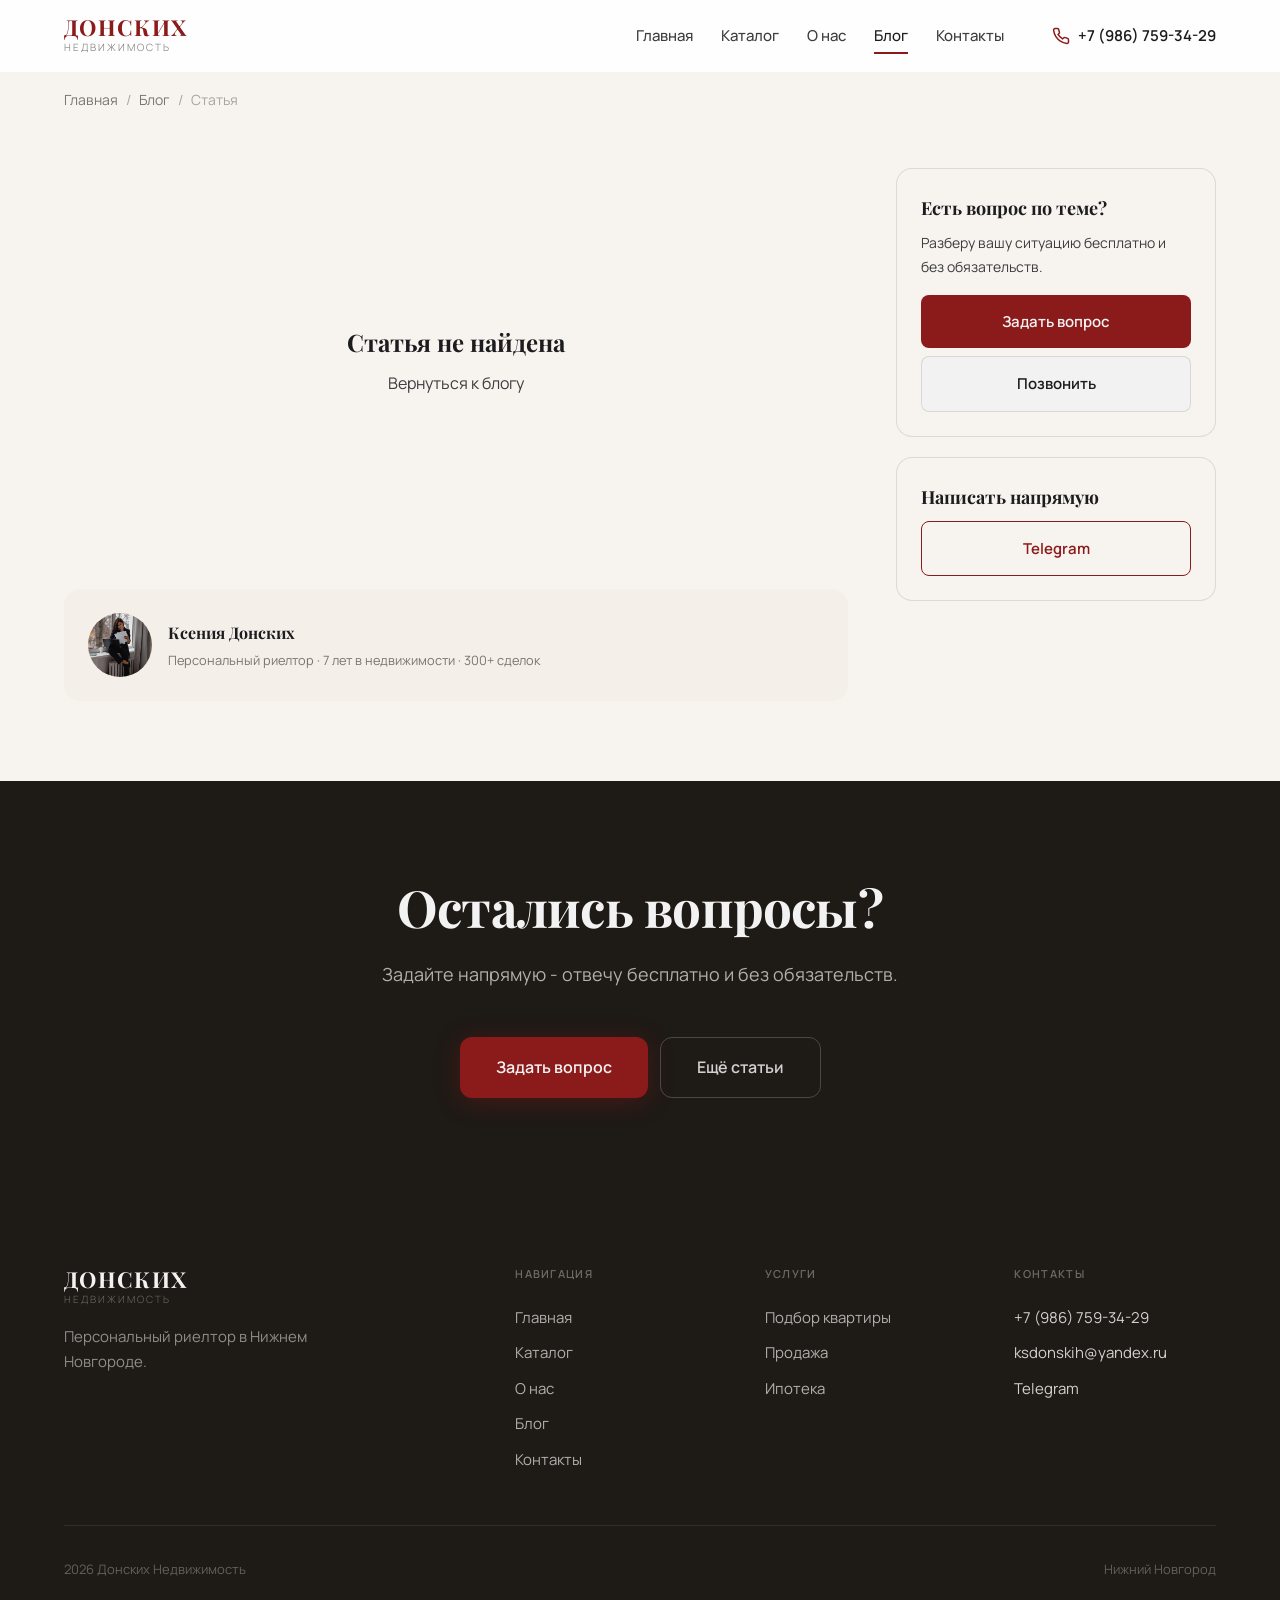
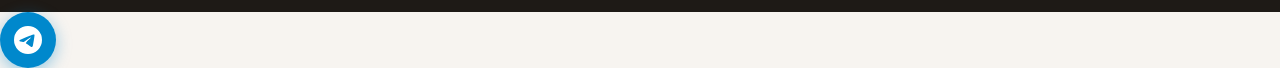
<file: article.html>
<!DOCTYPE html>
<html lang="ru">
<head>
<!-- Yandex.Metrika counter -->
<script type="text/javascript">
    (function(m,e,t,r,i,k,a){
        m[i]=m[i]||function(){(m[i].a=m[i].a||[]).push(arguments)};
        m[i].l=1*new Date();
        for (var j = 0; j < document.scripts.length; j++) {if (document.scripts[j].src === r) { return; }}
        k=e.createElement(t),a=e.getElementsByTagName(t)[0],k.async=1,k.src=r,a.parentNode.insertBefore(k,a)
    })(window, document,'script','https://mc.yandex.ru/metrika/tag.js?id=108665503', 'ym');
    ym(108665503, 'init', {ssr:true, webvisor:true, clickmap:true, ecommerce:"dataLayer", referrer: document.referrer, url: location.href, accurateTrackBounce:true, trackLinks:true});
</script>
<noscript><div><img src="https://mc.yandex.ru/watch/108665503" style="position:absolute; left:-9999px;" alt="" /></div></noscript>
<!-- /Yandex.Metrika counter -->
  <meta charset="UTF-8">
  <meta name="viewport" content="width=device-width, initial-scale=1.0">
  <title id="article-title-tag">Статья - Донских Недвижимость</title>
  <meta name="description" id="article-desc-tag" content="Полезная статья о недвижимости от Ксении Донских - практикующего риелтора в Нижнем Новгороде.">
  <link rel="canonical" id="article-canonical" href="https://donreal.ru/blog.html">
  <!-- Favicon -->
  <link rel="icon" href="data:image/svg+xml,<svg xmlns='http://www.w3.org/2000/svg' viewBox='0 0 100 100'><rect width='100' height='100' rx='16' fill='%238B1A1A'/><text x='50' y='50' dy='.35em' font-size='64' font-family='Georgia,serif' fill='white' text-anchor='middle'>Д</text></svg>">
  <meta property="og:site_name" content="АН Донских">
  <meta property="og:type" content="article">
  <meta property="og:title" id="article-og-title" content="Статья - Донских Недвижимость">
  <meta property="og:description" id="article-og-desc" content="Полезная статья о недвижимости от Ксении Донских.">
  <link rel="preconnect" href="https://fonts.googleapis.com">
  <link rel="preconnect" href="https://fonts.gstatic.com" crossorigin>
  <link href="https://fonts.googleapis.com/css2?family=Playfair+Display:ital,wght@0,700;0,800;1,400&family=Manrope:wght@300;400;500;600&display=swap" rel="stylesheet">
  <link rel="stylesheet" href="style.css">
  <script type="application/ld+json" id="article-schema">{"@context":"https://schema.org","@type":"Article","headline":"Статья о недвижимости в Нижнем Новгороде","author":{"@type":"Person","name":"Ксения Донских","jobTitle":"Риелтор","url":"https://donreal.ru/about.html"},"publisher":{"@type":"Organization","name":"АН Донских","url":"https://donreal.ru"},"mainEntityOfPage":{"@type":"WebPage","@id":"https://donreal.ru/article.html"}}</script>
</head>
<body>

  <header class="header">
    <div class="container">
      <a href="index.html" class="logo"><span class="logo-wordmark">ДОНСКИХ</span><span class="logo-sub">Недвижимость</span></a>
      <nav class="nav"><a href="index.html">Главная</a><a href="catalog.html">Каталог</a><a href="about.html">О нас</a><a href="blog.html" class="active">Блог</a><a href="contact.html">Контакты</a></nav>
      <a href="tel:+79867593429" class="header-phone"><svg viewBox="0 0 24 24" fill="none" stroke="currentColor" stroke-width="2"><path d="M22 16.92v3a2 2 0 01-2.18 2 19.79 19.79 0 01-8.63-3.07 19.5 19.5 0 01-6-6 19.79 19.79 0 01-3.07-8.67A2 2 0 014.11 2h3a2 2 0 012 1.72c.127.96.361 1.903.7 2.81a2 2 0 01-.45 2.11L8.09 9.91a16 16 0 006 6l1.27-1.27a2 2 0 012.11-.45c.907.339 1.85.573 2.81.7A2 2 0 0122 16.92z"/></svg> +7&nbsp;(986)&nbsp;759-34-29</a>
      <button class="burger" aria-label="Меню"><span></span><span></span><span></span></button>
    </div>
  </header>
  <div class="mobile-menu">
    <a href="index.html">Главная</a><a href="catalog.html">Каталог</a><a href="about.html">О нас</a><a href="blog.html">Блог</a><a href="contact.html">Контакты</a>
    <a href="tel:+79867593429" style="color: var(--primary);">+7 (986) 759-34-29</a>
  </div>

  <div class="article-page">
    <div class="container">
      <div class="breadcrumbs" style="justify-content: flex-start; padding-top: 16px;">
        <a href="index.html">Главная</a> <span>/</span> <a href="blog.html">Блог</a> <span>/</span> <span id="breadcrumb-title">Статья</span>
      </div>

      <div class="article-layout">
        <article class="article-main">
          <div id="article-header-content"></div>
          <div id="article-cover" class="article-cover"></div>
          <h1 class="article-title" id="article-title" style="display:none;">Загрузка...</h1>
          <div class="article-body" id="article-body"></div>

          <div class="article-author-block">
            <img src="images/ksenia-1.jpg" alt="Ксения Донских — автор статьи, риелтор в Нижнем Новгороде с 7-летним опытом" class="article-author-photo">
            <div class="article-author-info">
              <div class="article-author-name">Ксения Донских</div>
              <div class="article-author-role">Персональный риелтор · 7 лет в недвижимости · 300+ сделок</div>
            </div>
          </div>
        </article>

        <aside class="article-sidebar">
          <div class="article-cta-card">
            <div class="article-cta-title">Есть вопрос по теме?</div>
            <p>Разберу вашу ситуацию бесплатно и без обязательств.</p>
            <a href="contact.html" class="btn btn-primary" style="width:100%; margin-bottom: 8px;">Задать вопрос</a>
            <a href="tel:+79867593429" class="btn btn-secondary" style="width:100%;">Позвонить</a>
          </div>

          <div class="article-cta-card" style="margin-top: 20px;">
            <div class="article-cta-title">Написать напрямую</div>
            <a href="https://t.me/XSENIA_DONSKIH" class="btn btn-outline-gold" target="_blank" rel="noopener noreferrer" style="width:100%;">Telegram</a>
          </div>

          <div class="article-related" id="article-related"></div>
        </aside>
      </div>
    </div>
  </div>

  <section class="cta-section">
    <div class="container">
      <h2 class="reveal">Остались вопросы?</h2>
      <p class="reveal">Задайте напрямую - отвечу бесплатно и без обязательств.</p>
      <div class="cta-buttons reveal">
        <a href="contact.html" class="btn btn-primary btn-lg">Задать вопрос</a>
        <a href="blog.html" class="btn btn-secondary btn-lg">Ещё статьи</a>
      </div>
    </div>
  </section>

  <footer class="footer">
    <div class="container">
      <div class="footer-grid">
        <div class="footer-brand"><a href="index.html" class="logo"><span class="logo-wordmark">ДОНСКИХ</span><span class="logo-sub">Недвижимость</span></a><p>Персональный риелтор в Нижнем Новгороде.</p></div>
        <div class="footer-col"><h4>Навигация</h4><a href="index.html">Главная</a><a href="catalog.html">Каталог</a><a href="about.html">О нас</a><a href="blog.html">Блог</a><a href="contact.html">Контакты</a></div>
        <div class="footer-col"><h4>Услуги</h4><a href="contact.html">Подбор квартиры</a><a href="contact.html">Продажа</a><a href="contact.html">Ипотека</a></div>
        <div class="footer-col"><h4>Контакты</h4><a href="tel:+79867593429">+7 (986) 759-34-29</a><a href="mailto:ksdonskih@yandex.ru">ksdonskih@yandex.ru</a><a href="https://t.me/XSENIA_DONSKIH" target="_blank" rel="noopener noreferrer">Telegram</a></div>
      </div>
      <div class="footer-bottom"><span>2026 Донских Недвижимость</span><span>Нижний Новгород</span></div>
    </div>
  </footer>

  <a href="https://t.me/XSENIA_DONSKIH" target="_blank" rel="noopener noreferrer" class="float-telegram" aria-label="Telegram"><span class="tooltip">Написать в Telegram</span><svg viewBox="0 0 24 24"><path d="M11.944 0A12 12 0 0 0 0 12a12 12 0 0 0 12 12 12 12 0 0 0 12-12A12 12 0 0 0 12 0a12 12 0 0 0-.056 0zm4.962 7.224c.1-.002.321.023.465.14a.506.506 0 0 1 .171.325c.016.093.036.306.02.472-.18 1.898-.962 6.502-1.36 8.627-.168.9-.499 1.201-.82 1.23-.696.065-1.225-.46-1.9-.902-1.056-.693-1.653-1.124-2.678-1.8-1.185-.78-.417-1.21.258-1.91.177-.184 3.247-2.977 3.307-3.23.007-.032.014-.15-.056-.212s-.174-.041-.249-.024c-.106.024-1.793 1.14-5.061 3.345-.48.33-.913.49-1.302.48-.428-.008-1.252-.241-1.865-.44-.752-.245-1.349-.374-1.297-.789.027-.216.325-.437.893-.663 3.498-1.524 5.83-2.529 6.998-3.014 3.332-1.386 4.025-1.627 4.476-1.635z"/></svg></a>
  <button class="back-to-top" aria-label="Наверх" id="back-to-top"><svg viewBox="0 0 24 24" fill="none" stroke="currentColor" stroke-width="2"><polyline points="18 15 12 9 6 15"/></svg></button>
  <div class="mobile-cta-bar" id="mobile-cta-bar"><a href="tel:+79867593429" class="btn btn-secondary">Позвонить</a><a href="contact.html" class="btn btn-primary">Записаться</a></div>

  <script src="data.js"></script>
  <script src="script.js"></script>
</body>
</html>
</file>
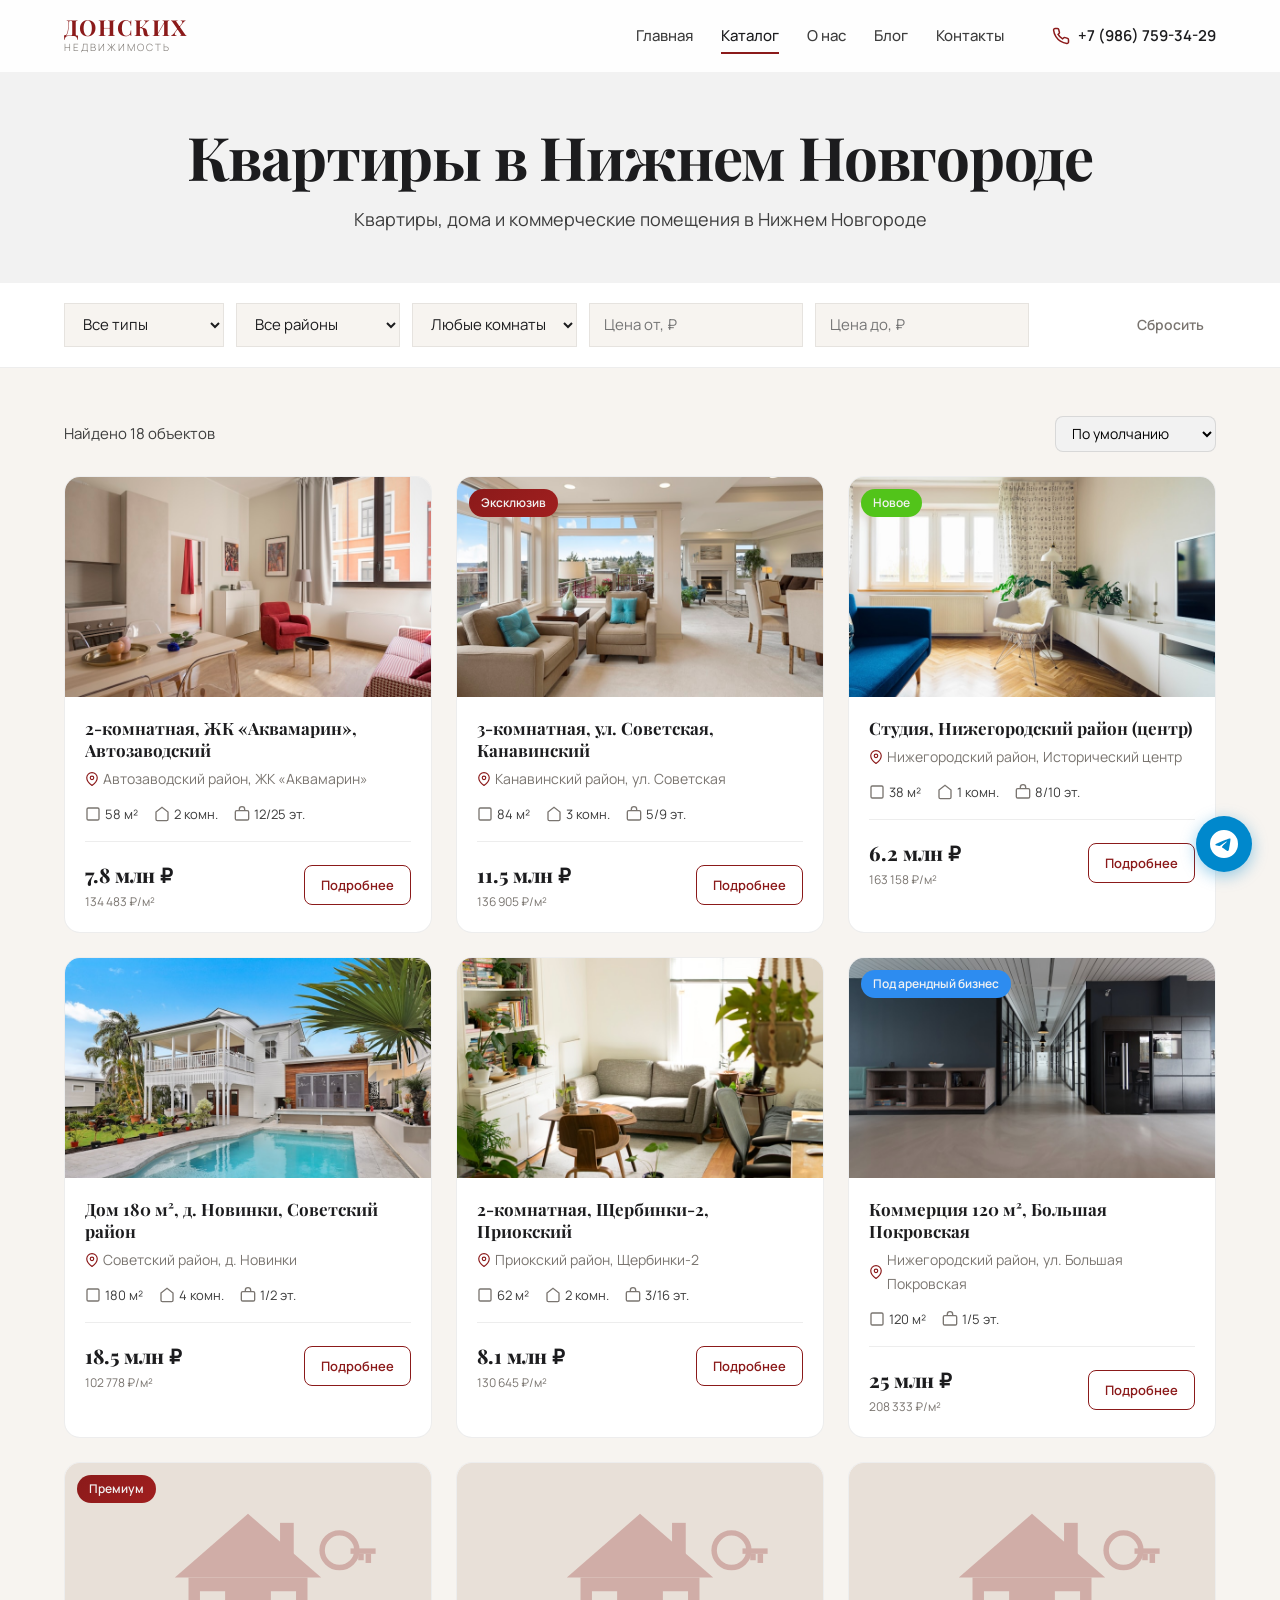
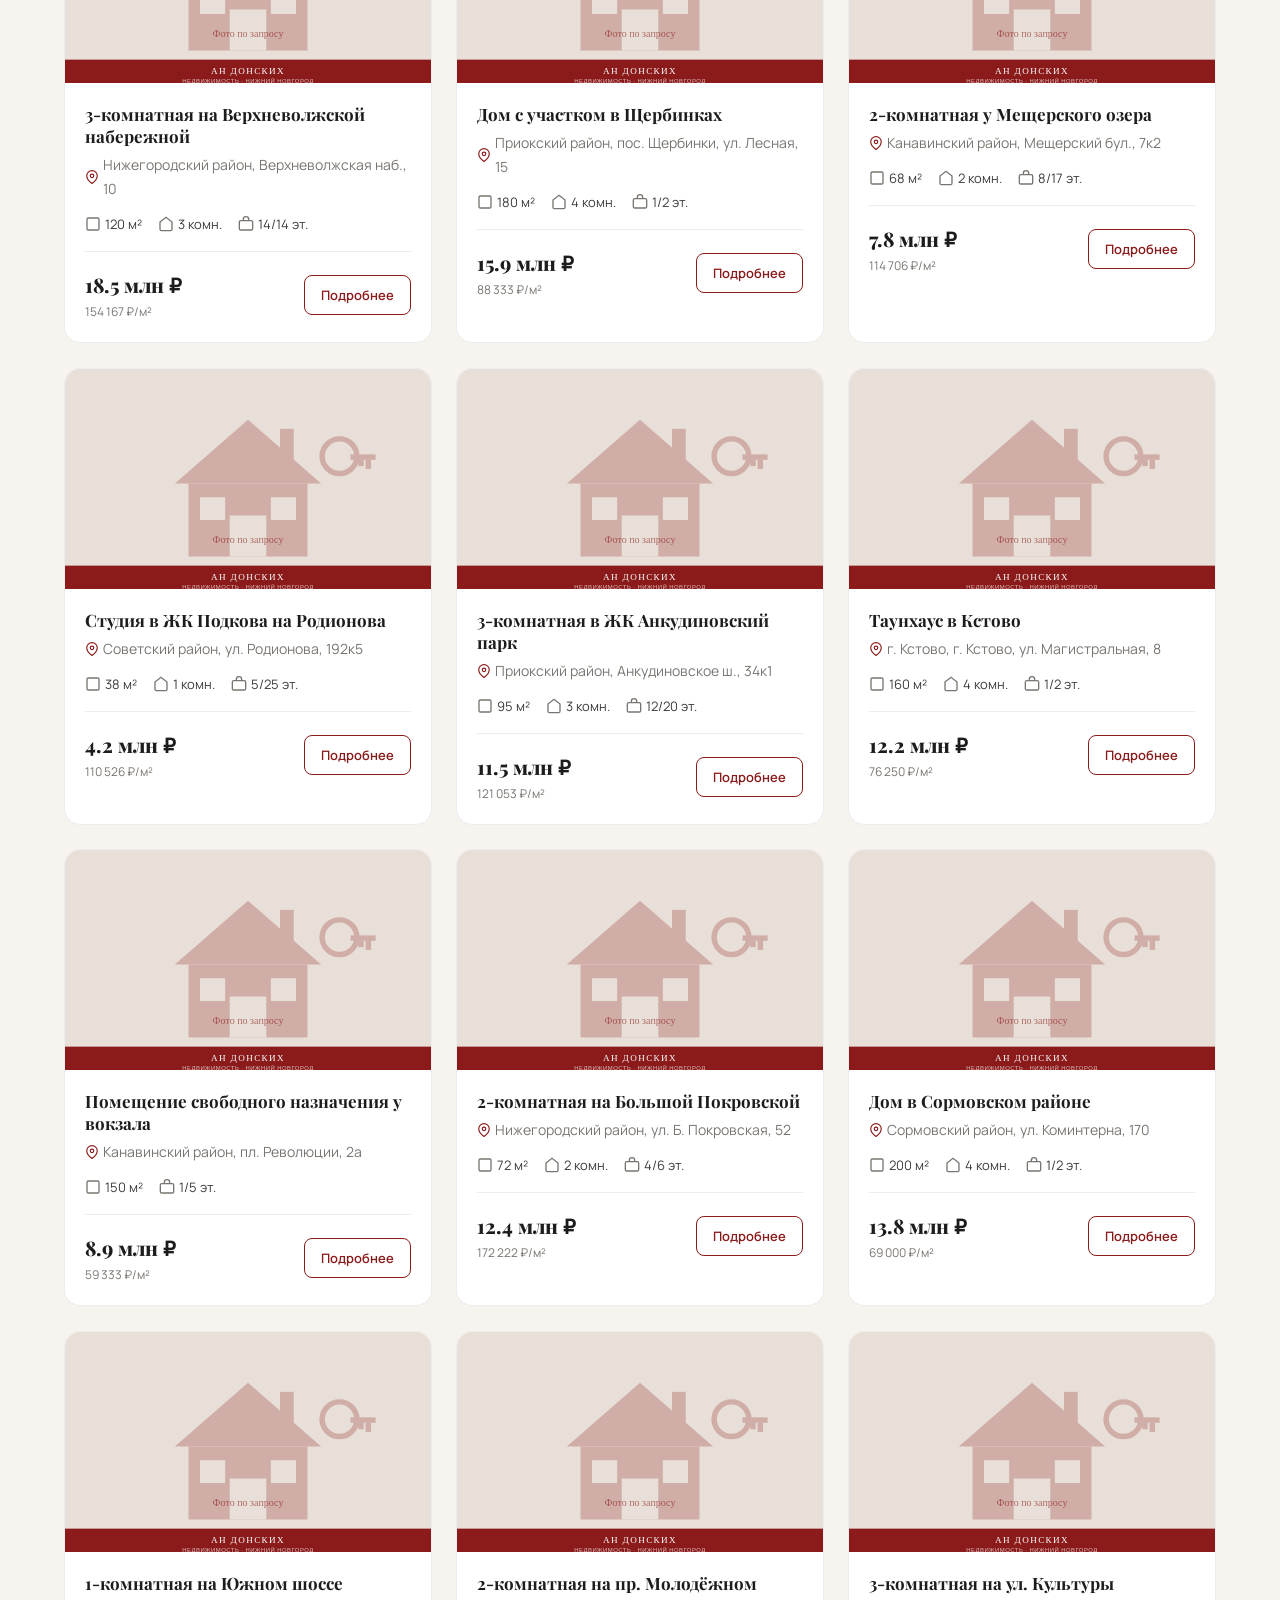
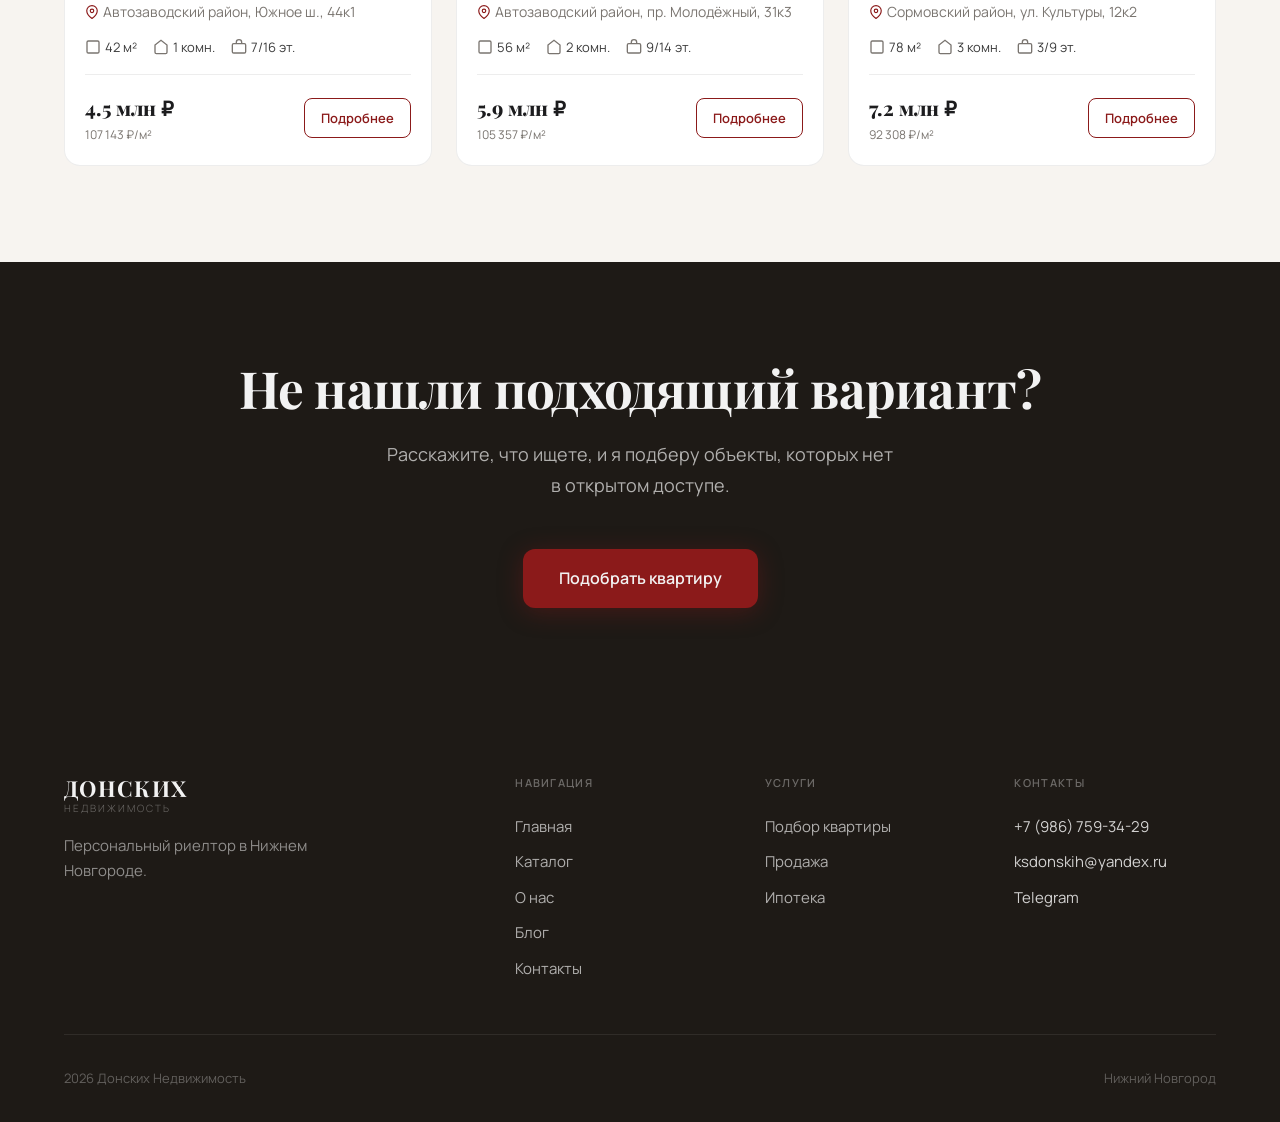
<file: catalog.html>
<!DOCTYPE html>
<html lang="ru">
<head>
<!-- Yandex.Metrika counter -->
<script type="text/javascript">
    (function(m,e,t,r,i,k,a){
        m[i]=m[i]||function(){(m[i].a=m[i].a||[]).push(arguments)};
        m[i].l=1*new Date();
        for (var j = 0; j < document.scripts.length; j++) {if (document.scripts[j].src === r) { return; }}
        k=e.createElement(t),a=e.getElementsByTagName(t)[0],k.async=1,k.src=r,a.parentNode.insertBefore(k,a)
    })(window, document,'script','https://mc.yandex.ru/metrika/tag.js?id=108665503', 'ym');
    ym(108665503, 'init', {ssr:true, webvisor:true, clickmap:true, ecommerce:"dataLayer", referrer: document.referrer, url: location.href, accurateTrackBounce:true, trackLinks:true});
</script>
<noscript><div><img src="https://mc.yandex.ru/watch/108665503" style="position:absolute; left:-9999px;" alt="" /></div></noscript>
<!-- /Yandex.Metrika counter -->
  <meta charset="UTF-8">
  <meta name="viewport" content="width=device-width, initial-scale=1.0">
  <title>Купить квартиру в Нижнем Новгороде — каталог АН Донских</title>
  <meta name="description" content="Квартиры, дома и коммерческая недвижимость в Нижнем Новгороде от риелтора Ксении Донских. Автозаводский, Канавинский, Нижегородский район. Подберём объект под ваш бюджет.">
  <link rel="canonical" href="https://donreal.ru/catalog.html">
  <!-- Favicon -->
  <link rel="icon" href="data:image/svg+xml,<svg xmlns='http://www.w3.org/2000/svg' viewBox='0 0 100 100'><rect width='100' height='100' rx='16' fill='%238B1A1A'/><text x='50' y='50' dy='.35em' font-size='64' font-family='Georgia,serif' fill='white' text-anchor='middle'>Д</text></svg>">
  <meta property="og:site_name" content="АН Донских">
  <meta property="og:type" content="website">
  <meta property="og:url" content="https://donreal.ru/catalog.html">
  <meta property="og:locale" content="ru_RU">
  <meta property="og:title" content="Каталог недвижимости - Донских Недвижимость">
  <meta property="og:description" content="Квартиры, дома и коммерческая недвижимость в Нижнем Новгороде.">
  <meta property="og:image" content="https://donreal.ru/images/hero-poster.jpg">
  <link rel="preconnect" href="https://fonts.googleapis.com">
  <link rel="preconnect" href="https://fonts.gstatic.com" crossorigin>
  <link href="https://fonts.googleapis.com/css2?family=Playfair+Display:ital,wght@0,700;0,800;1,400&family=Manrope:wght@300;400;500;600&display=swap" rel="stylesheet">
  <link rel="stylesheet" href="style.css">
  <script type="application/ld+json">{"@context":"https://schema.org","@type":"ItemList","name":"Каталог недвижимости в Нижнем Новгороде — АН Донских","description":"Квартиры, дома и коммерческая недвижимость в Нижнем Новгороде от проверенного риелтора","url":"https://donreal.ru/catalog.html","numberOfItems":12}</script>
</head>
<body>

  <header class="header">
    <div class="container">
      <a href="index.html" class="logo"><span class="logo-wordmark">ДОНСКИХ</span><span class="logo-sub">Недвижимость</span></a>
      <nav class="nav"><a href="index.html">Главная</a><a href="catalog.html" class="active">Каталог</a><a href="about.html">О нас</a><a href="blog.html">Блог</a><a href="contact.html">Контакты</a></nav>
      <a href="tel:+79867593429" class="header-phone"><svg viewBox="0 0 24 24" fill="none" stroke="currentColor" stroke-width="2"><path d="M22 16.92v3a2 2 0 01-2.18 2 19.79 19.79 0 01-8.63-3.07 19.5 19.5 0 01-6-6 19.79 19.79 0 01-3.07-8.67A2 2 0 014.11 2h3a2 2 0 012 1.72c.127.96.361 1.903.7 2.81a2 2 0 01-.45 2.11L8.09 9.91a16 16 0 006 6l1.27-1.27a2 2 0 012.11-.45c.907.339 1.85.573 2.81.7A2 2 0 0122 16.92z"/></svg> +7&nbsp;(986)&nbsp;759-34-29</a>
      <button class="burger" aria-label="Меню"><span></span><span></span><span></span></button>
    </div>
  </header>
  <div class="mobile-menu">
    <a href="index.html">Главная</a><a href="catalog.html">Каталог</a><a href="about.html">О нас</a><a href="blog.html">Блог</a><a href="contact.html">Контакты</a>
    <a href="tel:+79867593429" style="color: var(--primary);">+7 (986) 759-34-29</a>
  </div>

  <div class="page-header">
    <div class="container">
      <h1>Квартиры в Нижнем Новгороде</h1>
      <p>Квартиры, дома и&nbsp;коммерческие помещения в&nbsp;Нижнем Новгороде</p>
    </div>
  </div>

  <div class="filters-section">
    <div class="container">
      <form id="filter-form" class="filters-form">
        <select name="type">
          <option value="all">Все типы</option>
          <option value="apartment">Квартиры</option>
          <option value="house">Дома</option>
          <option value="commercial">Коммерческая</option>
        </select>
        <select name="district">
          <option value="all">Все районы</option>
          <option value="avtozavodsky">Автозаводский</option>
          <option value="kanavinsky">Канавинский</option>
          <option value="nizhegorodsky">Нижегородский</option>
          <option value="sovetsky">Советский</option>
          <option value="prioksky">Приокский</option>
          <option value="leninsky">Ленинский</option>
          <option value="moskovsky">Московский</option>
          <option value="sormovsky">Сормовский</option>
        </select>
        <select name="rooms">
          <option value="all">Любые комнаты</option>
          <option value="0">Студия</option>
          <option value="1">1 комната</option>
          <option value="2">2 комнаты</option>
          <option value="3">3 комнаты</option>
          <option value="4">4+ комнаты</option>
        </select>
        <input type="number" name="priceMin" placeholder="Цена от, ₽" min="0" step="100000">
        <input type="number" name="priceMax" placeholder="Цена до, ₽" min="0" step="100000">
        <button type="reset" class="btn btn-ghost filters-reset">Сбросить</button>
      </form>
    </div>
  </div>

  <section class="catalog-results">
    <div class="container">
      <div class="catalog-header">
        <div class="catalog-count" id="catalog-count">Загрузка...</div>
        <div class="catalog-sort"><select id="sort-select"><option value="date">По умолчанию</option><option value="price-asc">Дешевле</option><option value="price-desc">Дороже</option><option value="area-asc">Меньше площадь</option><option value="area-desc">Больше площадь</option></select></div>
      </div>
      <div class="properties-grid" id="catalog-grid"></div>
    </div>
  </section>

  <section class="cta-section">
    <div class="container">
      <h2 class="reveal">Не нашли подходящий вариант?</h2>
      <p class="reveal">Расскажите, что ищете, и я подберу объекты, которых нет в&nbsp;открытом доступе.</p>
      <div class="cta-buttons reveal"><a href="contact.html" class="btn btn-primary btn-lg">Подобрать квартиру</a></div>
    </div>
  </section>

  <footer class="footer">
    <div class="container">
      <div class="footer-grid">
        <div class="footer-brand"><a href="index.html" class="logo"><span class="logo-wordmark">ДОНСКИХ</span><span class="logo-sub">Недвижимость</span></a><p>Персональный риелтор в Нижнем Новгороде.</p></div>
        <div class="footer-col"><h4>Навигация</h4><a href="index.html">Главная</a><a href="catalog.html">Каталог</a><a href="about.html">О нас</a><a href="blog.html">Блог</a><a href="contact.html">Контакты</a></div>
        <div class="footer-col"><h4>Услуги</h4><a href="contact.html">Подбор квартиры</a><a href="contact.html">Продажа</a><a href="contact.html">Ипотека</a></div>
        <div class="footer-col"><h4>Контакты</h4><a href="tel:+79867593429">+7 (986) 759-34-29</a><a href="mailto:ksdonskih@yandex.ru">ksdonskih@yandex.ru</a><a href="https://t.me/XSENIA_DONSKIH" target="_blank" rel="noopener noreferrer">Telegram</a></div>
      </div>
      <div class="footer-bottom"><span>2026 Донских Недвижимость</span><span>Нижний Новгород</span></div>
    </div>
  </footer>

  <div class="float-buttons"><a href="https://t.me/XSENIA_DONSKIH" target="_blank" rel="noopener noreferrer" class="float-telegram" aria-label="Telegram"><span class="tooltip">Написать в Telegram</span><svg viewBox="0 0 24 24"><path d="M11.944 0A12 12 0 0 0 0 12a12 12 0 0 0 12 12 12 12 0 0 0 12-12A12 12 0 0 0 12 0a12 12 0 0 0-.056 0zm4.962 7.224c.1-.002.321.023.465.14a.506.506 0 0 1 .171.325c.016.093.036.306.02.472-.18 1.898-.962 6.502-1.36 8.627-.168.9-.499 1.201-.82 1.23-.696.065-1.225-.46-1.9-.902-1.056-.693-1.653-1.124-2.678-1.8-1.185-.78-.417-1.21.258-1.91.177-.184 3.247-2.977 3.307-3.23.007-.032.014-.15-.056-.212s-.174-.041-.249-.024c-.106.024-1.793 1.14-5.061 3.345-.48.33-.913.49-1.302.48-.428-.008-1.252-.241-1.865-.44-.752-.245-1.349-.374-1.297-.789.027-.216.325-.437.893-.663 3.498-1.524 5.83-2.529 6.998-3.014 3.332-1.386 4.025-1.627 4.476-1.635z"/></svg></a>
  <button class="back-to-top" aria-label="Наверх" id="back-to-top"><svg viewBox="0 0 24 24" fill="none" stroke="currentColor" stroke-width="2"><polyline points="18 15 12 9 6 15"/></svg></button>
  <div class="mobile-cta-bar" id="mobile-cta-bar"><a href="tel:+79867593429" class="btn btn-secondary">Позвонить</a><a href="contact.html" class="btn btn-primary">Записаться</a></div>

  <script src="data.js"></script>
  <script src="script.js"></script>
  <script>
    (function() {
      const params = new URLSearchParams(window.location.search);
      const form = document.getElementById('filter-form');
      if (!form) return;
      for (const [key, val] of params.entries()) {
        const el = form.querySelector('[name="' + key + '"]');
        if (el) el.value = val;
      }
    })();
  </script>
</body>
</html>
</file>
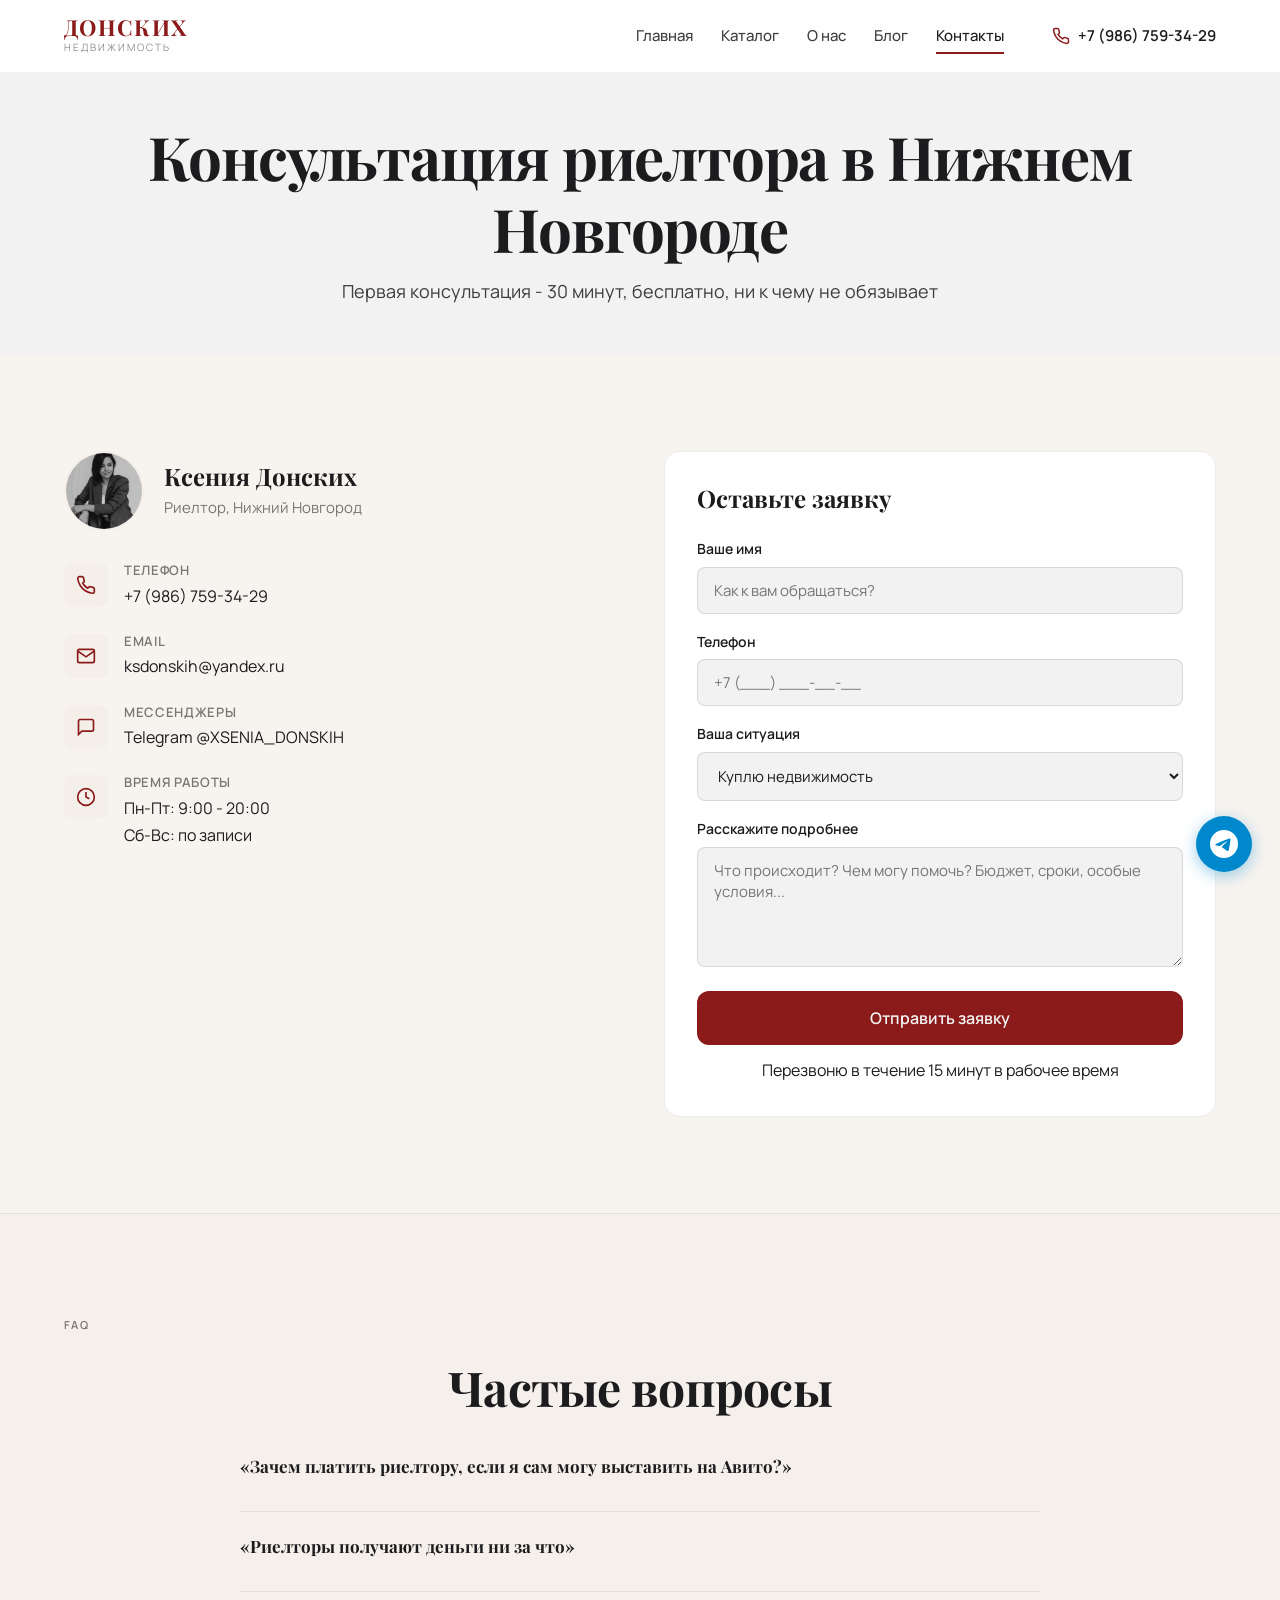
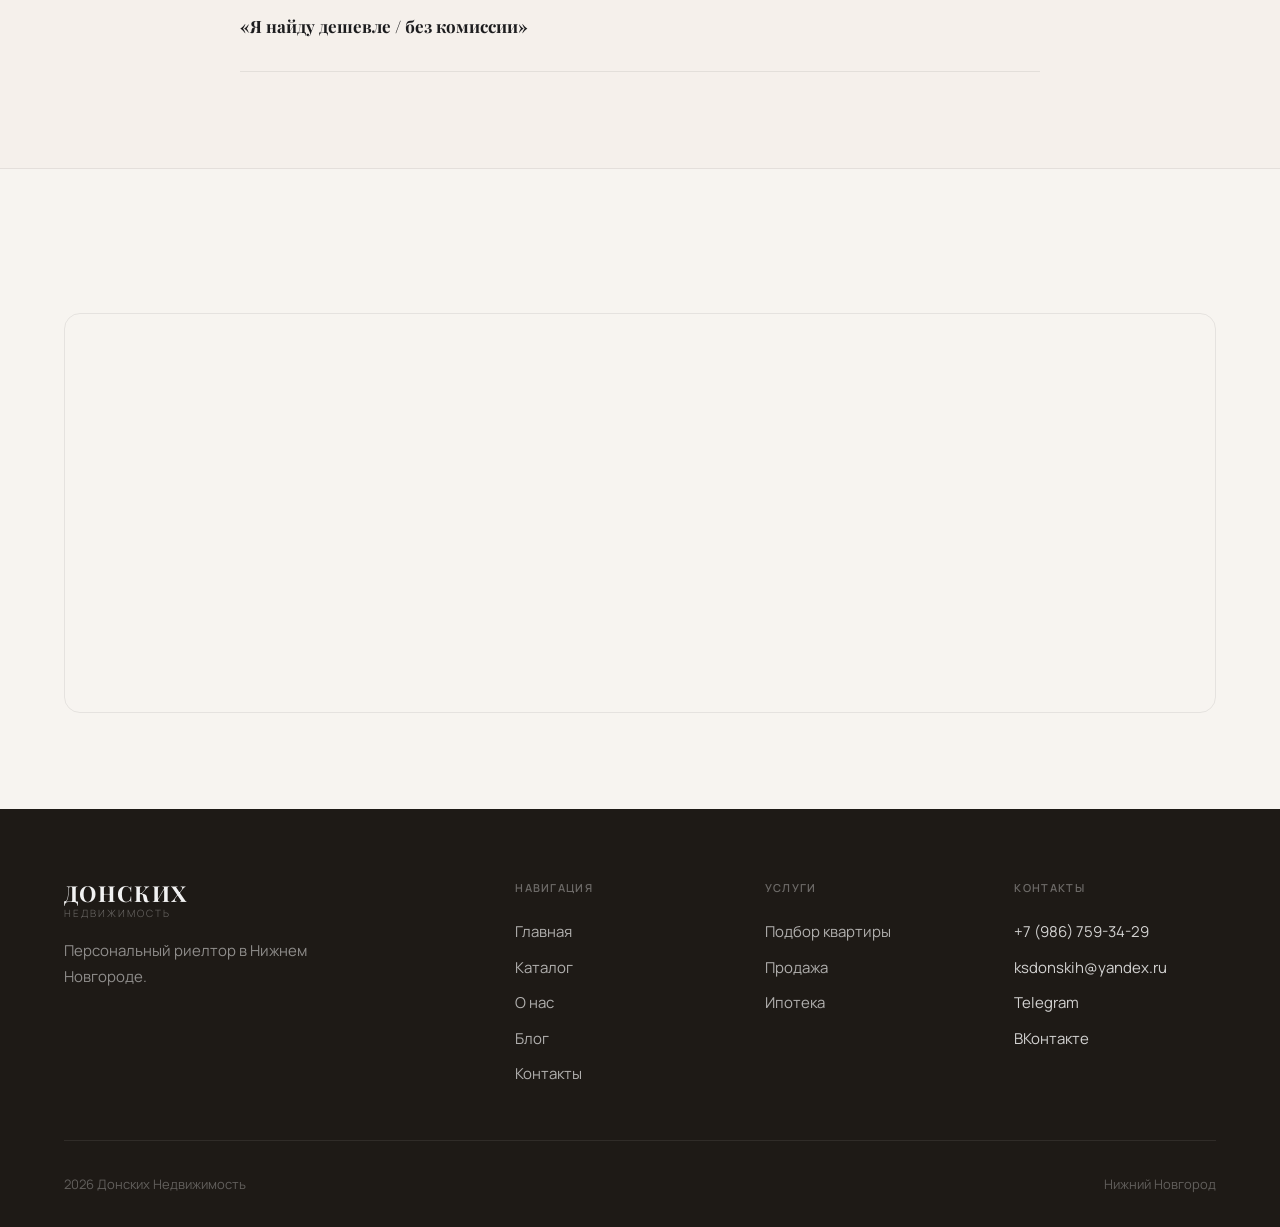
<file: contact.html>
<!DOCTYPE html>
<html lang="ru">
<head>
<!-- Yandex.Metrika counter -->
<script type="text/javascript">
    (function(m,e,t,r,i,k,a){
        m[i]=m[i]||function(){(m[i].a=m[i].a||[]).push(arguments)};
        m[i].l=1*new Date();
        for (var j = 0; j < document.scripts.length; j++) {if (document.scripts[j].src === r) { return; }}
        k=e.createElement(t),a=e.getElementsByTagName(t)[0],k.async=1,k.src=r,a.parentNode.insertBefore(k,a)
    })(window, document,'script','https://mc.yandex.ru/metrika/tag.js?id=108665503', 'ym');
    ym(108665503, 'init', {ssr:true, webvisor:true, clickmap:true, ecommerce:"dataLayer", referrer: document.referrer, url: location.href, accurateTrackBounce:true, trackLinks:true});
</script>
<noscript><div><img src="https://mc.yandex.ru/watch/108665503" style="position:absolute; left:-9999px;" alt="" /></div></noscript>
<!-- /Yandex.Metrika counter -->
  <meta charset="UTF-8">
  <meta name="viewport" content="width=device-width, initial-scale=1.0">
  <title>Связаться с риелтором в Нижнем Новгороде — АН Донских</title>
  <meta name="description" content="Свяжитесь с Ксенией Донских - риелтором в Нижнем Новгороде. Телефон +7 (986) 759-34-29, Telegram. Первая консультация бесплатно.">
  <link rel="canonical" href="https://donreal.ru/contact.html">

  <!-- Favicon -->
  <link rel="icon" href="data:image/svg+xml,<svg xmlns='http://www.w3.org/2000/svg' viewBox='0 0 100 100'><rect width='100' height='100' rx='16' fill='%238B1A1A'/><text x='50' y='50' dy='.35em' font-size='64' font-family='Georgia,serif' fill='white' text-anchor='middle'>Д</text></svg>">

  <meta property="og:site_name" content="АН Донских">
  <meta property="og:type" content="website">
  <meta property="og:url" content="https://donreal.ru/contact.html">
  <meta property="og:locale" content="ru_RU">
  <meta property="og:title" content="Контакты - Донских Недвижимость">
  <meta property="og:description" content="Свяжитесь с Ксенией Донских - риелтором в Нижнем Новгороде.">
  <meta property="og:image" content="https://donreal.ru/images/hero-poster.jpg">

  <link rel="preconnect" href="https://fonts.googleapis.com">
  <link rel="preconnect" href="https://fonts.gstatic.com" crossorigin>
  <link href="https://fonts.googleapis.com/css2?family=Playfair+Display:ital,wght@0,700;0,800;1,400&family=Manrope:wght@300;400;500;600&display=swap" rel="stylesheet">
  <link rel="stylesheet" href="style.css">

  <script type="application/ld+json">[{"@context":"https://schema.org","@type":"LocalBusiness","name":"АН Донских","telephone":"+79867593429","email":"ksdonskih@yandex.ru","address":{"@type":"PostalAddress","addressLocality":"Нижний Новгород","addressRegion":"Нижегородская область","addressCountry":"RU"},"openingHours":["Mo-Fr 09:00-20:00"],"url":"https://donreal.ru"},{"@context":"https://schema.org","@type":"FAQPage","mainEntity":[{"@type":"Question","name":"Сколько стоят услуги риелтора в Нижнем Новгороде?","acceptedAnswer":{"@type":"Answer","text":"Первая консультация бесплатно. Комиссия обсуждается до начала работы — без скрытых платежей."}},{"@type":"Question","name":"Как быстро можно продать квартиру в Нижнем Новгороде?","acceptedAnswer":{"@type":"Answer","text":"Среднее время продажи 2-6 недель при правильной цене. Рекорд агентства — сделка за 48 часов от первого звонка до договора."}}]}]</script>
</head>
<body>

  <header class="header">
    <div class="container">
      <a href="index.html" class="logo">
        <span class="logo-wordmark">ДОНСКИХ</span>
        <span class="logo-sub">Недвижимость</span>
      </a>
      <nav class="nav"><a href="index.html">Главная</a><a href="catalog.html">Каталог</a><a href="about.html">О нас</a><a href="blog.html">Блог</a><a href="contact.html" class="active">Контакты</a></nav>
      <a href="tel:+79867593429" class="header-phone"><svg viewBox="0 0 24 24" fill="none" stroke="currentColor" stroke-width="2"><path d="M22 16.92v3a2 2 0 01-2.18 2 19.79 19.79 0 01-8.63-3.07 19.5 19.5 0 01-6-6 19.79 19.79 0 01-3.07-8.67A2 2 0 014.11 2h3a2 2 0 012 1.72c.127.96.361 1.903.7 2.81a2 2 0 01-.45 2.11L8.09 9.91a16 16 0 006 6l1.27-1.27a2 2 0 012.11-.45c.907.339 1.85.573 2.81.7A2 2 0 0122 16.92z"/></svg> +7&nbsp;(986)&nbsp;759-34-29</a>
      <button class="burger" aria-label="Меню"><span></span><span></span><span></span></button>
    </div>
  </header>
  <div class="mobile-menu">
    <a href="index.html">Главная</a><a href="catalog.html">Каталог</a><a href="about.html">О нас</a><a href="blog.html">Блог</a><a href="contact.html">Контакты</a>
    <a href="tel:+79867593429" style="color: var(--primary);">+7 (986) 759-34-29</a>
  </div>

  <div class="page-header">
    <div class="container">
      <h1>Консультация риелтора в Нижнем Новгороде</h1>
      <p>Первая консультация - 30 минут, бесплатно, ни к чему не обязывает</p>
    </div>
  </div>

  <section>
    <div class="container">
      <div class="contact-grid">
        <div class="reveal-left">
          <div style="display: flex; gap: 20px; align-items: center; margin-bottom: 32px;">
            <img src="images/ksenia-3.jpg" alt="Ксения Донских — риелтор в Нижнем Новгороде, АН Донских" style="width: 80px; height: 80px; border-radius: 50%; object-fit: cover; border: 2px solid var(--primary-bg);">
            <div>
              <h3 style="margin-bottom: 4px;">Ксения Донских</h3>
              <p style="color: var(--text-muted); font-size: 0.9375rem;">Риелтор, Нижний Новгород</p>
            </div>
          </div>

          <div class="contact-info-list">
            <div class="contact-info-item">
              <div class="icon"><svg viewBox="0 0 24 24" fill="none" stroke="currentColor" stroke-width="2"><path d="M22 16.92v3a2 2 0 01-2.18 2 19.79 19.79 0 01-8.63-3.07 19.5 19.5 0 01-6-6 19.79 19.79 0 01-3.07-8.67A2 2 0 014.11 2h3a2 2 0 012 1.72c.127.96.361 1.903.7 2.81a2 2 0 01-.45 2.11L8.09 9.91a16 16 0 006 6l1.27-1.27a2 2 0 012.11-.45c.907.339 1.85.573 2.81.7A2 2 0 0122 16.92z"/></svg></div>
              <div><h4>Телефон</h4><a href="tel:+79867593429">+7 (986) 759-34-29</a></div>
            </div>
            <div class="contact-info-item">
              <div class="icon"><svg viewBox="0 0 24 24" fill="none" stroke="currentColor" stroke-width="2"><path d="M4 4h16c1.1 0 2 .9 2 2v12c0 1.1-.9 2-2 2H4c-1.1 0-2-.9-2-2V6c0-1.1.9-2 2-2z"/><polyline points="22,6 12,13 2,6"/></svg></div>
              <div><h4>Email</h4><a href="mailto:ksdonskih@yandex.ru">ksdonskih@yandex.ru</a></div>
            </div>
            <div class="contact-info-item">
              <div class="icon"><svg viewBox="0 0 24 24" fill="none" stroke="currentColor" stroke-width="2"><path d="M21 15a2 2 0 01-2 2H7l-4 4V5a2 2 0 012-2h14a2 2 0 012 2z"/></svg></div>
              <div><h4>Мессенджеры</h4><p><a href="https://t.me/XSENIA_DONSKIH" target="_blank" rel="noopener noreferrer">Telegram @XSENIA_DONSKIH</a></p></div>
            </div>
            <div class="contact-info-item">
              <div class="icon"><svg viewBox="0 0 24 24" fill="none" stroke="currentColor" stroke-width="2"><circle cx="12" cy="12" r="10"/><polyline points="12 6 12 12 16 14"/></svg></div>
              <div><h4>Время работы</h4><p>Пн-Пт: 9:00 - 20:00<br>Сб-Вс: по записи</p></div>
            </div>
          </div>
        </div>

        <div class="contact-form reveal-right">
          <h3>Оставьте заявку</h3>
          <form id="contact-form">
            <div class="form-group">
              <label for="name">Ваше имя</label>
              <input type="text" id="name" name="name" placeholder="Как к вам обращаться?" required>
            </div>
            <div class="form-group">
              <label for="phone">Телефон</label>
              <input type="tel" id="phone" name="phone" placeholder="+7 (___) ___-__-__" required>
            </div>
            <div class="form-group">
              <label for="situation">Ваша ситуация</label>
              <select id="situation" name="situation">
                <option value="buy">Куплю недвижимость</option>
                <option value="sell">Продам недвижимость</option>
                <option value="invest">Инвестирую</option>
                <option value="other">Другое</option>
              </select>
            </div>
            <div class="form-group">
              <label for="message">Расскажите подробнее</label>
              <textarea id="message" name="message" placeholder="Что происходит? Чем могу помочь? Бюджет, сроки, особые условия..."></textarea>
            </div>
            <input type="hidden" name="_subject" value="🏠 Новая заявка с сайта Донских Недвижимость">
          <input type="hidden" name="_language" value="ru">
          <button type="submit" class="btn btn-primary btn-lg" style="width: 100%;">Отправить заявку</button>
            <p class="hint" style="margin-top: 12px; text-align: center;">Перезвоню в&nbsp;течение 15&nbsp;минут в&nbsp;рабочее время</p>
          </form>
        </div>
      </div>
    </div>
  </section>

  <!-- FAQ -->
  <section class="section-alt">
    <div class="container">
      <div class="section-label reveal" style="text-align:center;">FAQ</div>
      <h2 class="section-title reveal">Частые вопросы</h2>
      <div class="faq-list">
        <div class="faq-item reveal">
          <div class="faq-question">«Зачем платить риелтору, если я сам могу выставить на Авито?»</div>
          <div class="faq-answer">Продажа квартиры - вторая работа на 3-4 месяца. Откуда возьмёте время - из личной жизни, из работы или из общения с детьми? Без агента вы будете принимать звонки от агентов, туристов и тех, кто просто «посмотреть». Начнёте истерично снижать цену. В итоге продадите ниже рынка - комиссия окупается разницей.</div>
        </div>
        <div class="faq-item reveal">
          <div class="faq-question">«Риелторы получают деньги ни за что»</div>
          <div class="faq-answer">20 часов работы на каждую сделку: аналитика рынка, квалификация звонков (отсев агентов и туристов), юридическая проверка, мониторинг Авито, показы, переговоры, документы. Клиент видит только 10% этой работы. Остальные 90% - за кадром. Это нормально - так и должно быть.</div>
        </div>
        <div class="faq-item reveal">
          <div class="faq-question">«Я найду дешевле / без комиссии»</div>
          <div class="faq-answer">Найдёте. Но без агента покупатели, которые приходят сами - это или агенты со своим клиентом (их интересы не совпадают с вашими), или торгующиеся на 20-30% ниже. Профессиональный агент отсеивает нецелевые обращения и защищает цену. Разница покрывает комиссию с запасом.</div>
        </div>
      </div>
    </div>
  </section>

  <!-- Map -->
  <section>
    <div class="container">
      <div class="contact-map reveal">
        <iframe src="https://yandex.ru/map-widget/v1/?ll=44.0020%2C56.3287&z=13&l=map" width="100%" height="400" frameborder="0" allowfullscreen loading="lazy"></iframe>
      </div>
    </div>
  </section>

  <footer class="footer">
    <div class="container">
      <div class="footer-grid">
        <div class="footer-brand">
          <a href="index.html" class="logo"><span class="logo-wordmark">ДОНСКИХ</span><span class="logo-sub">Недвижимость</span></a>
          <p>Персональный риелтор в Нижнем Новгороде.</p>
        </div>
        <div class="footer-col"><h4>Навигация</h4><a href="index.html">Главная</a><a href="catalog.html">Каталог</a><a href="about.html">О нас</a><a href="blog.html">Блог</a><a href="contact.html">Контакты</a></div>
        <div class="footer-col"><h4>Услуги</h4><a href="contact.html">Подбор квартиры</a><a href="contact.html">Продажа</a><a href="contact.html">Ипотека</a></div>
        <div class="footer-col"><h4>Контакты</h4><a href="tel:+79867593429">+7 (986) 759-34-29</a><a href="mailto:ksdonskih@yandex.ru">ksdonskih@yandex.ru</a><a href="https://t.me/XSENIA_DONSKIH" target="_blank" rel="noopener noreferrer">Telegram</a><a href="https://vk.com/club225062367" target="_blank" rel="noopener noreferrer">ВКонтакте</a></div>
      </div>
      <div class="footer-bottom"><span>2026 Донских Недвижимость</span><span>Нижний Новгород</span></div>
    </div>
  </footer>

  <div class="float-buttons"><a href="https://t.me/XSENIA_DONSKIH" target="_blank" rel="noopener noreferrer" class="float-telegram" aria-label="Telegram"><span class="tooltip">Написать в Telegram</span><svg viewBox="0 0 24 24"><path d="M11.944 0A12 12 0 0 0 0 12a12 12 0 0 0 12 12 12 12 0 0 0 12-12A12 12 0 0 0 12 0a12 12 0 0 0-.056 0zm4.962 7.224c.1-.002.321.023.465.14a.506.506 0 0 1 .171.325c.016.093.036.306.02.472-.18 1.898-.962 6.502-1.36 8.627-.168.9-.499 1.201-.82 1.23-.696.065-1.225-.46-1.9-.902-1.056-.693-1.653-1.124-2.678-1.8-1.185-.78-.417-1.21.258-1.91.177-.184 3.247-2.977 3.307-3.23.007-.032.014-.15-.056-.212s-.174-.041-.249-.024c-.106.024-1.793 1.14-5.061 3.345-.48.33-.913.49-1.302.48-.428-.008-1.252-.241-1.865-.44-.752-.245-1.349-.374-1.297-.789.027-.216.325-.437.893-.663 3.498-1.524 5.83-2.529 6.998-3.014 3.332-1.386 4.025-1.627 4.476-1.635z"/></svg></a></div>
  <button class="back-to-top" aria-label="Наверх" id="back-to-top"><svg viewBox="0 0 24 24" fill="none" stroke="currentColor" stroke-width="2"><polyline points="18 15 12 9 6 15"/></svg></button>
  <div class="mobile-cta-bar" id="mobile-cta-bar"><a href="tel:+79867593429" class="btn btn-secondary">Позвонить</a><a href="contact.html" class="btn btn-primary">Записаться</a></div>

  <script src="data.js"></script>
  <script src="script.js"></script>
  <script>
    var SITUATIONS = { buy: 'Куплю', sell: 'Продам', invest: 'Инвестирую', other: 'Другое' };

    document.getElementById('contact-form').addEventListener('submit', function(e) {
      e.preventDefault();
      var form = this;
      var btn  = form.querySelector('button[type=submit]');
      var name      = form.querySelector('#name').value.trim();
      var phone     = form.querySelector('#phone').value.trim();
      var situation = form.querySelector('#situation').value;
      var message   = form.querySelector('#message').value.trim();

      btn.disabled = true;
      btn.textContent = 'Отправляем…';

      fetch('send.php', {
        method: 'POST',
        headers: { 'Content-Type': 'application/json' },
        body: JSON.stringify({ name: name, phone: phone, situation: situation, message: message })
      })
      .then(function(r) { return r.json(); })
      .then(function(d) {
        if (!d.ok) throw new Error();
        form.parentElement.innerHTML = '<div class="form-success"><div class="icon"><svg viewBox="0 0 24 24" fill="none" stroke="currentColor" stroke-width="2"><polyline points="20 6 9 17 4 12"/></svg></div><h3>Заявка отправлена!</h3><p>Ксения перезвонит вам в течение 15 минут в рабочее время.</p></div>';
      })
      .catch(function() {
        btn.disabled = false;
        btn.textContent = 'Отправить заявку';
        alert('Не удалось отправить. Позвоните напрямую: +7 (986) 759-34-29');
      });
    }); // end addEventListener submit

    // Pre-fill segment from URL
    (function() {
      const params = new URLSearchParams(window.location.search);
      const segment = params.get('segment');
      if (segment) {
        const map = { family: 'sell', investor: 'invest', change: 'other' };
        const el = document.getElementById('situation');
        if (el && map[segment]) el.value = map[segment];
      }
    })();
  </script>
</body>
</html>
</file>
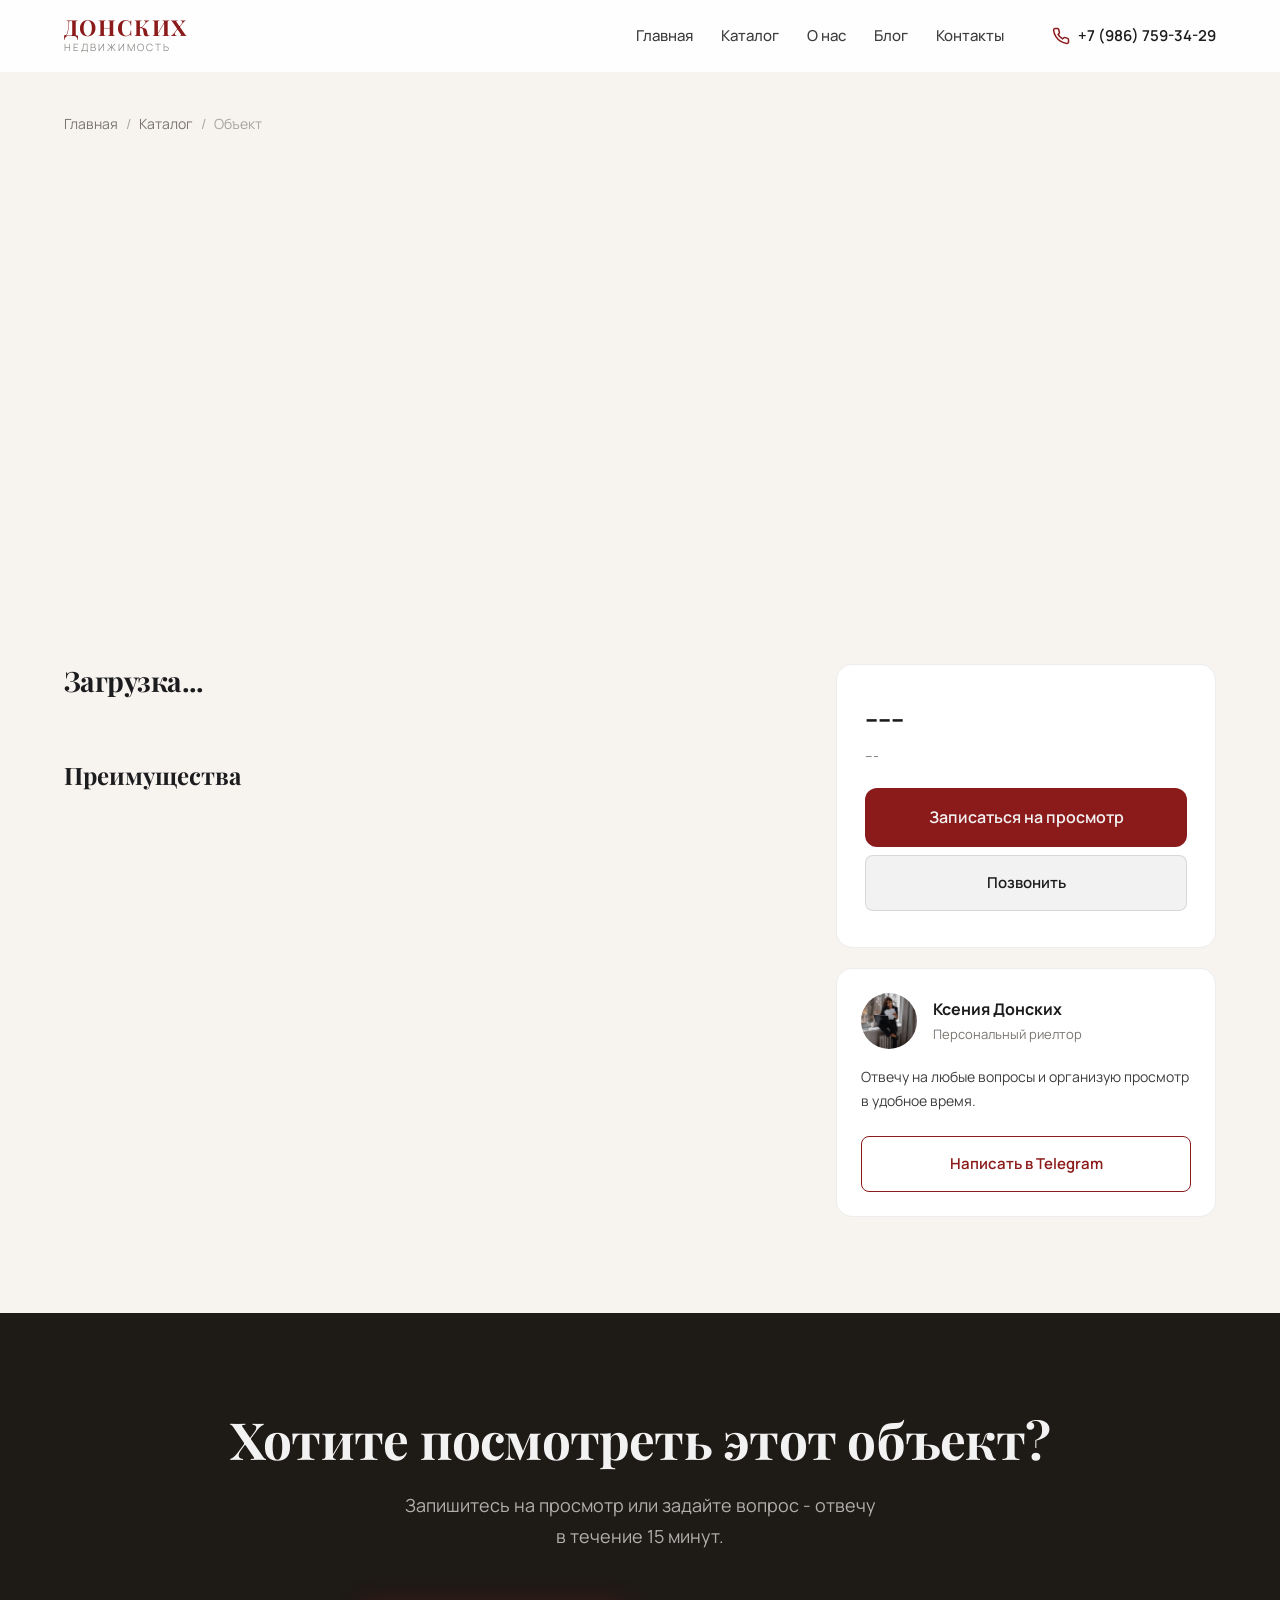
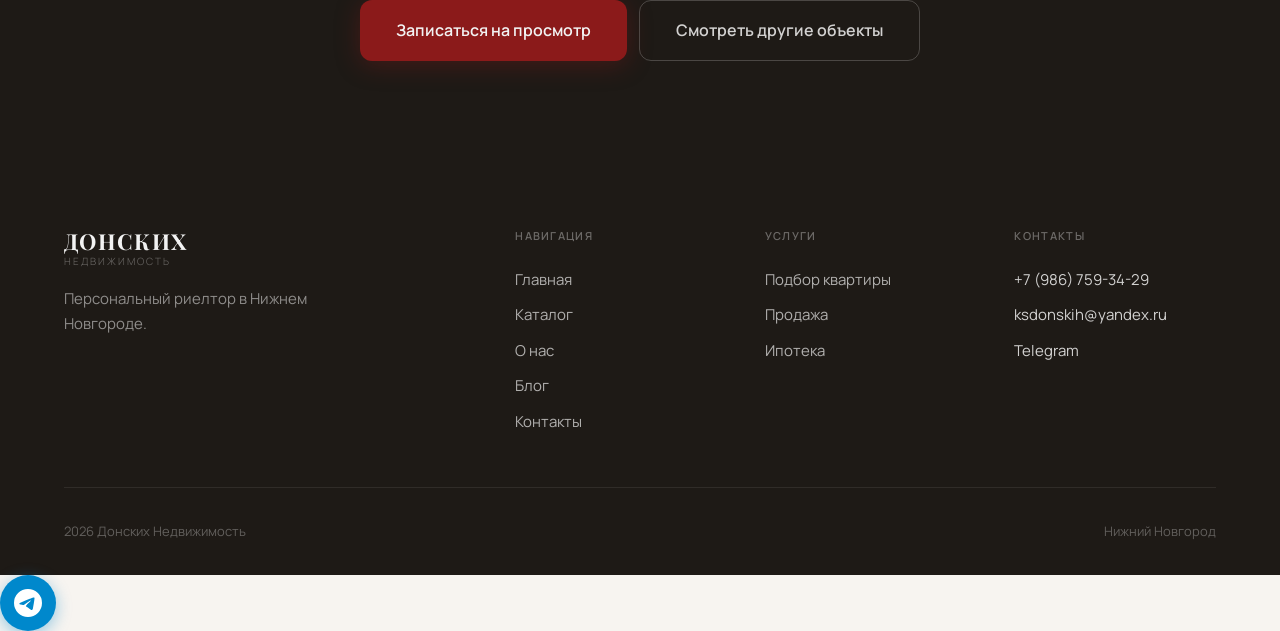
<file: object.html>
<!DOCTYPE html>
<html lang="ru">
<head>
<!-- Yandex.Metrika counter -->
<script type="text/javascript">
    (function(m,e,t,r,i,k,a){
        m[i]=m[i]||function(){(m[i].a=m[i].a||[]).push(arguments)};
        m[i].l=1*new Date();
        for (var j = 0; j < document.scripts.length; j++) {if (document.scripts[j].src === r) { return; }}
        k=e.createElement(t),a=e.getElementsByTagName(t)[0],k.async=1,k.src=r,a.parentNode.insertBefore(k,a)
    })(window, document,'script','https://mc.yandex.ru/metrika/tag.js?id=108665503', 'ym');
    ym(108665503, 'init', {ssr:true, webvisor:true, clickmap:true, ecommerce:"dataLayer", referrer: document.referrer, url: location.href, accurateTrackBounce:true, trackLinks:true});
</script>
<noscript><div><img src="https://mc.yandex.ru/watch/108665503" style="position:absolute; left:-9999px;" alt="" /></div></noscript>
<!-- /Yandex.Metrika counter -->
  <meta charset="UTF-8">
  <meta name="viewport" content="width=device-width, initial-scale=1.0">
  <title>Объект - Донских Недвижимость</title>
  <meta name="description" content="Подробная информация об объекте недвижимости в Нижнем Новгороде.">
  <link rel="canonical" href="https://donreal.ru/object.html">
  <!-- Favicon -->
  <link rel="icon" href="data:image/svg+xml,<svg xmlns='http://www.w3.org/2000/svg' viewBox='0 0 100 100'><rect width='100' height='100' rx='16' fill='%238B1A1A'/><text x='50' y='50' dy='.35em' font-size='64' font-family='Georgia,serif' fill='white' text-anchor='middle'>Д</text></svg>">
  <meta property="og:site_name" content="АН Донских">
  <meta property="og:type" content="website">
  <meta property="og:title" content="Объект - Донских Недвижимость">
  <link rel="preconnect" href="https://fonts.googleapis.com">
  <link rel="preconnect" href="https://fonts.gstatic.com" crossorigin>
  <link href="https://fonts.googleapis.com/css2?family=Playfair+Display:ital,wght@0,700;0,800;1,400&family=Manrope:wght@300;400;500;600&display=swap" rel="stylesheet">
  <link rel="stylesheet" href="style.css">
  <script type="application/ld+json" id="object-schema">{"@context":"https://schema.org","@type":"Residence","name":"Объект недвижимости в Нижнем Новгороде","address":{"@type":"PostalAddress","addressLocality":"Нижний Новгород","addressCountry":"RU"},"offers":{"@type":"Offer","priceCurrency":"RUB","seller":{"@type":"RealEstateAgent","name":"АН Донских","telephone":"+79867593429"}}}</script>
</head>
<body>

  <header class="header">
    <div class="container">
      <a href="index.html" class="logo"><span class="logo-wordmark">ДОНСКИХ</span><span class="logo-sub">Недвижимость</span></a>
      <nav class="nav"><a href="index.html">Главная</a><a href="catalog.html">Каталог</a><a href="about.html">О нас</a><a href="blog.html">Блог</a><a href="contact.html">Контакты</a></nav>
      <a href="tel:+79867593429" class="header-phone"><svg viewBox="0 0 24 24" fill="none" stroke="currentColor" stroke-width="2"><path d="M22 16.92v3a2 2 0 01-2.18 2 19.79 19.79 0 01-8.63-3.07 19.5 19.5 0 01-6-6 19.79 19.79 0 01-3.07-8.67A2 2 0 014.11 2h3a2 2 0 012 1.72c.127.96.361 1.903.7 2.81a2 2 0 01-.45 2.11L8.09 9.91a16 16 0 006 6l1.27-1.27a2 2 0 012.11-.45c.907.339 1.85.573 2.81.7A2 2 0 0122 16.92z"/></svg> +7&nbsp;(986)&nbsp;759-34-29</a>
      <button class="burger" aria-label="Меню"><span></span><span></span><span></span></button>
    </div>
  </header>
  <div class="mobile-menu">
    <a href="index.html">Главная</a><a href="catalog.html">Каталог</a><a href="about.html">О нас</a><a href="blog.html">Блог</a><a href="contact.html">Контакты</a>
    <a href="tel:+79867593429" style="color: var(--primary);">+7 (986) 759-34-29</a>
  </div>

  <div class="object-page">
    <div class="container">
      <div class="breadcrumbs" style="justify-content: flex-start; padding-top: 16px;">
        <a href="index.html">Главная</a> <span>/</span> <a href="catalog.html">Каталог</a> <span>/</span> <span>Объект</span>
      </div>

      <div class="object-gallery" id="gallery-container"></div>

      <div class="object-layout">
        <div class="object-main">
          <h1 class="object-title" id="object-title">Загрузка...</h1>
          <div class="object-address" id="object-address"></div>
          <div class="object-params" id="object-params"></div>
          <div class="object-description" id="object-description"></div>
          <h3>Преимущества</h3>
          <div class="object-features" id="object-features"></div>
        </div>

        <div class="object-sidebar">
          <div class="object-price-card">
            <div class="object-price-main" id="object-price">---</div>
            <div class="object-price-per" id="object-price-per">---</div>
            <a href="contact.html" class="btn btn-primary btn-lg">Записаться на просмотр</a>
            <a href="tel:+79867593429" class="btn btn-secondary" style="width:100%;">Позвонить</a>
          </div>
          <div class="object-agent-card">
            <div class="object-agent-header">
              <img src="images/ksenia-1.jpg" alt="Ксения Донских — ваш персональный риелтор в Нижнем Новгороде" class="object-agent-photo">
              <div>
                <div class="object-agent-name">Ксения Донских</div>
                <div class="object-agent-title">Персональный риелтор</div>
              </div>
            </div>
            <p style="font-size: 0.875rem; color: var(--text-secondary); margin-bottom: 12px;">Отвечу на любые вопросы и организую просмотр в удобное время.</p>
            <a href="https://t.me/XSENIA_DONSKIH" class="btn btn-outline-gold" target="_blank" rel="noopener noreferrer" style="width:100%;">Написать в Telegram</a>
          </div>
        </div>
      </div>
    </div>
  </div>

  <section class="cta-section">
    <div class="container">
      <h2 class="reveal">Хотите посмотреть этот объект?</h2>
      <p class="reveal">Запишитесь на просмотр или задайте вопрос - отвечу в&nbsp;течение 15&nbsp;минут.</p>
      <div class="cta-buttons reveal">
        <a href="contact.html" class="btn btn-primary btn-lg">Записаться на просмотр</a>
        <a href="catalog.html" class="btn btn-secondary btn-lg">Смотреть другие объекты</a>
      </div>
    </div>
  </section>

  <footer class="footer">
    <div class="container">
      <div class="footer-grid">
        <div class="footer-brand"><a href="index.html" class="logo"><span class="logo-wordmark">ДОНСКИХ</span><span class="logo-sub">Недвижимость</span></a><p>Персональный риелтор в Нижнем Новгороде.</p></div>
        <div class="footer-col"><h4>Навигация</h4><a href="index.html">Главная</a><a href="catalog.html">Каталог</a><a href="about.html">О нас</a><a href="blog.html">Блог</a><a href="contact.html">Контакты</a></div>
        <div class="footer-col"><h4>Услуги</h4><a href="contact.html">Подбор квартиры</a><a href="contact.html">Продажа</a><a href="contact.html">Ипотека</a></div>
        <div class="footer-col"><h4>Контакты</h4><a href="tel:+79867593429">+7 (986) 759-34-29</a><a href="mailto:ksdonskih@yandex.ru">ksdonskih@yandex.ru</a><a href="https://t.me/XSENIA_DONSKIH" target="_blank" rel="noopener noreferrer">Telegram</a></div>
      </div>
      <div class="footer-bottom"><span>2026 Донских Недвижимость</span><span>Нижний Новгород</span></div>
    </div>
  </footer>

  <a href="https://t.me/XSENIA_DONSKIH" target="_blank" rel="noopener noreferrer" class="float-telegram" aria-label="Telegram"><span class="tooltip">Написать в Telegram</span><svg viewBox="0 0 24 24"><path d="M11.944 0A12 12 0 0 0 0 12a12 12 0 0 0 12 12 12 12 0 0 0 12-12A12 12 0 0 0 12 0a12 12 0 0 0-.056 0zm4.962 7.224c.1-.002.321.023.465.14a.506.506 0 0 1 .171.325c.016.093.036.306.02.472-.18 1.898-.962 6.502-1.36 8.627-.168.9-.499 1.201-.82 1.23-.696.065-1.225-.46-1.9-.902-1.056-.693-1.653-1.124-2.678-1.8-1.185-.78-.417-1.21.258-1.91.177-.184 3.247-2.977 3.307-3.23.007-.032.014-.15-.056-.212s-.174-.041-.249-.024c-.106.024-1.793 1.14-5.061 3.345-.48.33-.913.49-1.302.48-.428-.008-1.252-.241-1.865-.44-.752-.245-1.349-.374-1.297-.789.027-.216.325-.437.893-.663 3.498-1.524 5.83-2.529 6.998-3.014 3.332-1.386 4.025-1.627 4.476-1.635z"/></svg></a>
  <button class="back-to-top" aria-label="Наверх" id="back-to-top"><svg viewBox="0 0 24 24" fill="none" stroke="currentColor" stroke-width="2"><polyline points="18 15 12 9 6 15"/></svg></button>
  <div class="mobile-cta-bar" id="mobile-cta-bar"><a href="tel:+79867593429" class="btn btn-secondary">Позвонить</a><a href="contact.html" class="btn btn-primary">Записаться</a></div>

  <script src="data.js"></script>
  <script src="script.js"></script>
</body>
</html>
</file>
<file: style.css>
/* ============================================================
   style.css — Донских Недвижимость
   Brand: бордо #8B1A1A, Playfair Display + Manrope
   ============================================================ */

/* ---------- CSS Custom Properties ---------- */
:root {
  /* === Брендовая палитра (из brand-book-preview.html — источник истины) === */
  --primary: #8B1A1A;          /* бордо — фон карточек, кнопки, цифры, акценты */
  --primary-hover: #A01F1F;
  --primary-light: #A01F1F;    /* alias для обратной совместимости */
  --primary-dark: #6B1414;
  --primary-bg: #F5EFEA;
  --primary-bg-hover: #EDE5DC;
  --accent: #C0392B;           /* красный — детали, разделители, emphasis */

  --bg: #F7F4F0;               /* ОСНОВНОЙ фон сайта (warm cream) */
  --bg-warm: #EDE8E1;          /* альт-секции */
  --white: #F2F2F2;            /* кремово-белый (не чисто-белый) */
  --bg-card: #FFFFFF;          /* карточки чисто белые */
  --bg-section-alt: #EDE8E1;   /* alt секции */
  --cream: #F2F2F2;            /* alias для обратной совместимости */

  --dark: #1C1C1E;             /* для тёмных акцентов / CTA section */
  --dark-warm: #1E1A16;
  --neutral: #3D3D3D;          /* тёмно-серый для вторичного фона */
  --muted: #7A7570;            /* muted text */

  --text: #1C1C1E;
  --text-secondary: #3D3D3D;
  --text-muted: #7A7570;
  --text-light: #A8A49F;

  --border: rgba(28,28,30,0.12);
  --border-light: rgba(28,28,30,0.08);
  --border-warm: rgba(28,28,30,0.1);
  --divider: rgba(28,28,30,0.1);

  /* Нейтральные утилиты — для совместимости с существующим кодом */
  --neutral-50: #FAF8F5;
  --neutral-100: #F5F0EB;
  --neutral-200: #EDE8E1;
  --neutral-300: #DDD5CC;
  --neutral-400: #B8B0A6;
  --neutral-500: #7A7570;
  --neutral-600: #3D3D3D;
  --neutral-700: #2C2C2C;
  --neutral-800: #1C1C1E;
  --neutral-900: #0D0D0D;

  --shadow-sm: 0 1px 3px rgba(0,0,0,0.05);
  --shadow-md: 0 4px 16px rgba(0,0,0,0.07);
  --shadow-lg: 0 8px 32px rgba(0,0,0,0.09);
  --shadow-xl: 0 16px 48px rgba(0,0,0,0.11);

  --radius-sm: 8px;
  --radius-md: 12px;
  --radius-lg: 16px;
  --radius-xl: 24px;

  --header-h: 72px;
  --container: 1200px;
  --transition: 0.3s cubic-bezier(0.4, 0, 0.2, 1);
  --transition-slow: 0.6s cubic-bezier(0.4, 0, 0.2, 1);

  --font-heading: 'Playfair Display', Georgia, serif;
  --font: 'Manrope', -apple-system, BlinkMacSystemFont, 'Segoe UI', sans-serif;

  /* === Ритм секций === */
  --section-padding-light: 96px 0;
  --section-padding-white: 96px 0;
  --section-padding-dark:  96px 0;
}

/* ---------- Reset & Base ---------- */
*, *::before, *::after { box-sizing: border-box; margin: 0; padding: 0; }

html {
  scroll-behavior: smooth;
  -webkit-font-smoothing: antialiased;
  -moz-osx-font-smoothing: grayscale;
}

body {
  font-family: var(--font);
  font-size: 16px;
  line-height: 1.7;
  color: var(--text);
  background: var(--bg);
  overflow-x: hidden;
  animation: fadeInUp 0.6s ease-out;
}

img { max-width: 100%; height: auto; display: block; }
a { text-decoration: none; color: inherit; transition: color var(--transition); }
ul, ol { list-style: none; }
button { cursor: pointer; border: none; background: none; font-family: inherit; }
input, select, textarea { font-family: inherit; font-size: inherit; }

.container {
  max-width: var(--container);
  margin: 0 auto;
  padding: 0 24px;
}

/* White-space control for prices */
.price, .price-value, [data-price] {
  white-space: nowrap;
}

/* ---------- Typography ---------- */
h1, h2, h3, h4, h5, h6 {
  font-family: var(--font-heading);
  line-height: 1.2;
  font-weight: 700;
  color: var(--text);
}

h1 { font-size: clamp(2.25rem, 5vw, 3.75rem); letter-spacing: -0.02em; }
h2 { font-size: clamp(2rem, 4vw, 3rem); letter-spacing: -0.015em; }
h3 { font-size: clamp(1.25rem, 2.5vw, 1.5rem); }

.section-title {
  font-family: var(--font-heading);
  text-align: center;
  margin-bottom: 16px;
}

.section-subtitle {
  font-family: var(--font);
  text-align: center;
  color: var(--text-secondary);
  font-size: 1.125rem;
  max-width: 600px;
  margin: 0 auto 56px;
  line-height: 1.7;
}

/* section-label — тонкая тёмно-серая подпись, не бордо */
.section-label {
  display: inline-block;
  font-family: var(--font);
  font-size: 0.6875rem;
  font-weight: 600;
  letter-spacing: 0.12em;
  text-transform: uppercase;
  color: var(--neutral-500);
  margin-bottom: 24px;     /* больше воздуха между label и h2 */
}

/* section-label на тёмном фоне */
.section-dark .section-label,
.numbers-section .section-label,
.cta-section .section-label {
  color: rgba(255,255,255,0.45);
}

/* ---------- Logo ---------- */
.logo {
  display: flex;
  flex-direction: column;
  align-items: flex-start;
  gap: 0;
  text-decoration: none;
  flex-shrink: 0;
}

.logo-wordmark {
  font-family: var(--font-heading);
  font-weight: 700;
  font-size: 22px;
  letter-spacing: 0.06em;
  color: var(--primary);
  line-height: 1.1;
}

.logo-sub {
  font-family: var(--font);
  font-weight: 300;
  font-size: 10px;
  letter-spacing: 0.2em;
  color: var(--text-muted);
  text-transform: uppercase;
  display: block;
}

/* ---------- Scroll Animation Classes ---------- */
.reveal {
  opacity: 0;
  transform: translateY(40px);
  transition: opacity 0.8s cubic-bezier(0.16, 1, 0.3, 1),
              transform 0.8s cubic-bezier(0.16, 1, 0.3, 1);
  will-change: opacity, transform;
}

.reveal.visible {
  opacity: 1;
  transform: translateY(0);
}

.reveal-left {
  opacity: 0;
  transform: translateX(-40px);
  transition: opacity 0.8s cubic-bezier(0.16, 1, 0.3, 1),
              transform 0.8s cubic-bezier(0.16, 1, 0.3, 1);
  will-change: opacity, transform;
}

.reveal-left.visible {
  opacity: 1;
  transform: translateX(0);
}

.reveal-right {
  opacity: 0;
  transform: translateX(40px);
  transition: opacity 0.8s cubic-bezier(0.16, 1, 0.3, 1),
              transform 0.8s cubic-bezier(0.16, 1, 0.3, 1);
  will-change: opacity, transform;
}

.reveal-right.visible {
  opacity: 1;
  transform: translateX(0);
}

.reveal-scale {
  opacity: 0;
  transform: scale(0.95);
  transition: opacity 0.8s cubic-bezier(0.16, 1, 0.3, 1),
              transform 0.8s cubic-bezier(0.16, 1, 0.3, 1);
  will-change: opacity, transform;
}

.reveal-scale.visible {
  opacity: 1;
  transform: scale(1);
}

/* Stagger delays for cards */
.stagger-1 { transition-delay: 0.05s; }
.stagger-2 { transition-delay: 0.1s; }
.stagger-3 { transition-delay: 0.15s; }
.stagger-4 { transition-delay: 0.2s; }
.stagger-5 { transition-delay: 0.25s; }
.stagger-6 { transition-delay: 0.3s; }

/* ---------- Buttons ---------- */
.btn {
  display: inline-flex;
  align-items: center;
  justify-content: center;
  gap: 8px;
  padding: 14px 28px;
  border-radius: var(--radius-sm);
  font-family: var(--font);
  font-weight: 600;
  font-size: 0.9375rem;
  transition: all var(--transition);
  white-space: nowrap;
}

.btn-primary {
  background: var(--primary);
  color: var(--white);
}
.btn-primary:hover {
  background: var(--primary-dark);
  transform: translateY(-1px);
  box-shadow: 0 4px 12px rgba(139,26,26,0.3);
}

.btn-secondary {
  background: var(--white);
  color: var(--text);
  border: 1.5px solid var(--border);
}
.btn-secondary:hover {
  border-color: var(--primary);
  color: var(--primary);
  transform: translateY(-1px);
}

.btn-outline-gold {
  background: transparent;
  color: var(--primary);
  border: 1.5px solid var(--primary);
}
.btn-outline-gold:hover {
  background: var(--primary);
  color: var(--white);
  transform: translateY(-1px);
}

.btn-ghost {
  background: transparent;
  color: var(--text-secondary);
  padding: 10px 16px;
}
.btn-ghost:hover {
  color: var(--primary);
}

.btn-lg {
  padding: 16px 36px;
  font-size: 1rem;
  border-radius: var(--radius-md);
}

.btn svg {
  width: 18px;
  height: 18px;
}

/* ---------- Header ---------- */
.header {
  position: fixed;
  top: 0;
  left: 0;
  right: 0;
  z-index: 1000;
  height: var(--header-h);
  background: rgba(255,255,255,0.88);
  backdrop-filter: blur(10px);
  -webkit-backdrop-filter: blur(10px);
  border-bottom: 1px solid transparent;
  transition: box-shadow 200ms ease, padding 200ms ease, background 200ms ease;
}

.header.scrolled {
  background: rgba(255,255,255,0.97);
  border-bottom-color: var(--border-light);
  box-shadow: 0 1px 3px rgba(0,0,0,0.05);
}

.header > .container {
  display: flex;
  align-items: center;
  height: 100%;
  gap: 32px;
}

.nav {
  display: flex;
  gap: 28px;
  margin-left: auto;
}

.nav a {
  font-family: var(--font);
  font-size: 0.9375rem;
  font-weight: 500;
  color: var(--text-secondary);
  position: relative;
  padding: 4px 0;
}

.nav a::after {
  content: '';
  position: absolute;
  bottom: -2px;
  left: 0;
  width: 0;
  height: 2px;
  background: var(--primary);
  transition: width var(--transition);
}

.nav a:hover,
.nav a.active {
  color: var(--text);
}

.nav a:hover::after,
.nav a.active::after {
  width: 100%;
}

.header-phone {
  display: flex;
  align-items: center;
  gap: 8px;
  font-family: var(--font);
  font-weight: 600;
  font-size: 0.9375rem;
  color: var(--text);
  white-space: nowrap;
  margin-left: 16px;
}

.header-phone svg {
  width: 18px;
  height: 18px;
  color: var(--primary);
}

.header-phone:hover {
  color: var(--primary);
}

/* Burger */
.burger {
  display: none;
  flex-direction: column;
  gap: 5px;
  width: 28px;
  padding: 4px 0;
  margin-left: auto;
}

.burger span {
  display: block;
  height: 2px;
  background: var(--text);
  border-radius: 2px;
  transition: all var(--transition);
}

.burger.active span:nth-child(1) { transform: rotate(45deg) translate(5px, 5px); }
.burger.active span:nth-child(2) { opacity: 0; }
.burger.active span:nth-child(3) { transform: rotate(-45deg) translate(5px, -5px); }

/* Mobile Menu */
.mobile-menu {
  position: fixed;
  top: var(--header-h);
  left: 0;
  right: 0;
  bottom: 0;
  background: var(--white);
  z-index: 999;
  padding: 32px 24px;
  display: flex;
  flex-direction: column;
  gap: 24px;
  opacity: 0;
  visibility: hidden;
  transform: translateY(-20px);
  transition: opacity 0.4s cubic-bezier(0.4, 0, 0.2, 1),
              transform 0.4s cubic-bezier(0.4, 0, 0.2, 1),
              visibility 0.4s;
  pointer-events: none;
  overflow-y: auto;
}

.mobile-menu.open {
  opacity: 1;
  visibility: visible;
  transform: translateY(0);
  pointer-events: all;
}

.mobile-menu a {
  font-family: var(--font);
  font-size: 1.25rem;
  font-weight: 600;
  color: var(--text);
  padding: 8px 0;
  border-bottom: 1px solid var(--border-light);
  transform: translateX(-20px);
  opacity: 0;
  transition: transform 0.3s ease, opacity 0.3s ease, color 0.2s ease;
}

.mobile-menu.open a {
  transform: translateX(0);
  opacity: 1;
}

.mobile-menu.open a:nth-child(1) { transition-delay: 0.05s; }
.mobile-menu.open a:nth-child(2) { transition-delay: 0.1s; }
.mobile-menu.open a:nth-child(3) { transition-delay: 0.15s; }
.mobile-menu.open a:nth-child(4) { transition-delay: 0.2s; }
.mobile-menu.open a:nth-child(5) { transition-delay: 0.25s; }
.mobile-menu.open a:nth-child(6) { transition-delay: 0.3s; }
.mobile-menu.open a:nth-child(7) { transition-delay: 0.35s; }

.mobile-menu a:hover {
  color: var(--primary);
}

.mobile-menu .btn {
  margin-top: 16px;
}

/* ---------- Hero ---------- */
.hero {
  position: relative;
  display: flex;
  align-items: center;
  padding-top: var(--header-h);
  background: linear-gradient(180deg, var(--cream) 0%, var(--white) 100%);
}

.hero-content {
  /* no will-change — статичный блок */
}

/* Hero badge — тонкая нейтральная подпись, не pill */
.hero-badge {
  display: inline-flex;
  align-items: center;
  gap: 8px;
  font-family: var(--font);
  font-size: 0.6875rem;
  font-weight: 600;
  letter-spacing: 0.12em;
  text-transform: uppercase;
  color: var(--neutral-500);
  margin-bottom: 20px;
  /* убрана pill-форма, убрано бордо */
}

.hero-badge::before {
  content: '';
  display: inline-block;
  width: 24px;
  height: 1px;
  background: var(--neutral-400);
  /* горизонтальная линия вместо бордо-точки */
}

.hero h1 {
  font-family: var(--font-heading);
  font-size: clamp(2rem, 4.5vw, 3.2rem);
  font-weight: 800;
  line-height: 1.15;
  margin-bottom: 20px;
  letter-spacing: -0.02em;
}

.hero-text {
  font-family: var(--font);
  font-size: 1.125rem;
  color: var(--text-secondary);
  line-height: 1.7;
  margin-bottom: 0;
  max-width: 580px;
  margin: 0 auto 8px;
}

/* hero-image, hero-blob: удалены (фото Ксении убрано из hero) */

/* ---------- Search Bar ---------- */
.search-section {
  padding: 0;
  margin-top: -40px;
  position: relative;
  z-index: 10;
}

.search-bar {
  background: var(--white);
  border-radius: var(--radius-lg);
  box-shadow: var(--shadow-lg);
  padding: 20px 24px;
  display: flex;
  gap: 12px;
  align-items: end;
  border: 1px solid var(--border-light);
}

.search-field {
  flex: 1;
  display: flex;
  flex-direction: column;
  gap: 6px;
  min-width: 0;
}

.search-field label {
  font-family: var(--font);
  font-size: 0.75rem;
  font-weight: 600;
  color: var(--text-muted);
  text-transform: uppercase;
  letter-spacing: 0.05em;
}

.search-field input,
.search-field select {
  height: 44px;
  padding: 0 12px;
  border: 1.5px solid var(--border);
  border-radius: var(--radius-sm);
  background: var(--bg);
  color: var(--text);
  font-size: 0.9375rem;
  transition: border-color var(--transition);
  width: 100%;
}

.search-field input:focus,
.search-field select:focus {
  outline: none;
  border-color: var(--primary);
}

.search-bar .btn {
  height: 44px;
  flex-shrink: 0;
}

/* ---------- Sections — ритм ---------- */
section {
  padding: 96px 0;
}

/* LIGHT — нейтральный очень светлый (#FAFAF8), стандартный padding */
.section-light {
  background: var(--neutral-50);
  padding: var(--section-padding-light);
}

/* WHITE — чисто белый, чуть меньший padding, разделён border */
.section-white {
  background: var(--white);
  padding: var(--section-padding-white);
  border-top: 1px solid var(--border-light);
  border-bottom: 1px solid var(--border-light);
}

/* DARK — тёмный графит, большой padding, светлый текст */
.section-dark {
  background: var(--dark-warm);
  padding: var(--section-padding-dark);
  color: var(--white);
}

.section-dark h2,
.section-dark h3,
.section-dark .section-title {
  color: var(--white);
}

.section-dark p,
.section-dark .section-subtitle {
  color: rgba(255,255,255,0.72);
}

/* Совместимость — старый .section-alt теперь = light */
.section-alt {
  background: var(--neutral-100);
  border-top: 1px solid var(--border-light);
  border-bottom: 1px solid var(--border-light);
}

.section-cream {
  background: var(--cream);
}

/* ---------- Principle cards — минимализм, без тени ---------- */
/* Переопределяем inline-стили из index.html через более специфичный блок */
.principle-card-override {
  /* placeholder — principle-card правится в <style> в HTML */
}

/* ---------- Stats ---------- */
.stats {
  padding: 80px 0;
  background: var(--dark);
  color: var(--white);
}

.stats-grid {
  display: grid;
  grid-template-columns: repeat(4, 1fr);
  gap: 32px;
  text-align: center;
}

.stat-item {
  padding: 24px;
  position: relative;
}

.stat-number {
  font-family: var(--font-heading);
  font-size: clamp(2rem, 4vw, 3rem);
  font-weight: 800;
  color: var(--primary-light);
  line-height: 1;
  margin-bottom: 8px;
}

.stat-label {
  font-family: var(--font);
  font-size: 0.9375rem;
  color: rgba(255,255,255,0.7);
}

.stat-item::after {
  content: '';
  position: absolute;
  bottom: 0;
  left: 50%;
  transform: translateX(-50%);
  width: 0;
  height: 2px;
  background: var(--primary);
  transition: width 0.5s ease;
}

.stat-item:hover::after {
  width: 60%;
}

/* ---------- For Whom Section ---------- */
.for-whom-grid {
  display: grid;
  grid-template-columns: repeat(3, 1fr);
  gap: 24px;
}

.for-whom-card {
  padding: 36px 28px;
  background: var(--bg-card);
  border-radius: var(--radius-lg);
  border: 1px solid var(--border-light);
  transition: all var(--transition);
  position: relative;
  overflow: hidden;
}

.for-whom-card::before {
  content: '';
  position: absolute;
  top: 0;
  left: 0;
  right: 0;
  height: 3px;
  background: var(--primary);
  transform: scaleX(0);
  transition: transform var(--transition);
}

.for-whom-card:hover {
  transform: translateY(-4px);
  box-shadow: var(--shadow-lg);
}

.for-whom-card:hover::before {
  transform: scaleX(1);
}

.for-whom-icon {
  width: 52px;
  height: 52px;
  border-radius: var(--radius-md);
  background: var(--primary-bg);
  display: flex;
  align-items: center;
  justify-content: center;
  margin-bottom: 20px;
  font-size: 24px;
}

.for-whom-card h3 {
  font-family: var(--font-heading);
  font-size: 1.1875rem;
  margin-bottom: 10px;
}

.for-whom-card p {
  font-family: var(--font);
  color: var(--text-secondary);
  font-size: 0.9375rem;
  line-height: 1.6;
  margin-bottom: 20px;
}

.for-whom-card .btn {
  font-size: 0.875rem;
  padding: 10px 20px;
}

/* ---------- Process Steps ---------- */
.process-steps {
  display: flex;
  flex-direction: column;
  gap: 0;
  max-width: 800px;
  margin: 0 auto;
}

.process-step {
  display: grid;
  grid-template-columns: 60px 1fr;
  gap: 24px;
  padding: 28px 0;
  border-bottom: 1px solid var(--border-light);
  transition: all var(--transition);
}

.process-step:last-child {
  border-bottom: none;
}

.process-step:hover {
  transform: translateX(4px);
}

.step-number {
  width: 48px;
  height: 48px;
  border-radius: 50%;
  background: var(--neutral-100);
  border: 1.5px solid var(--border-light);
  display: flex;
  align-items: center;
  justify-content: center;
  font-family: var(--font-heading);
  font-weight: 800;
  font-size: 1rem;
  color: var(--neutral-600);   /* нейтральный, не бордо */
  flex-shrink: 0;
  transition: all var(--transition);
}

.process-step:hover .step-number {
  background: var(--neutral-800);
  border-color: var(--neutral-800);
  color: var(--white);          /* тёмный акцент при hover */
}

.step-content h3 {
  font-family: var(--font-heading);
  font-size: 1.125rem;
  margin-bottom: 6px;
}

.step-content p {
  font-family: var(--font);
  color: var(--text-secondary);
  font-size: 0.9375rem;
  line-height: 1.6;
}

/* ---------- Cases Section ---------- */
.cases-grid {
  display: grid;
  grid-template-columns: repeat(2, 1fr);
  gap: 24px;
}

.case-card {
  background: var(--bg-card);
  border-radius: var(--radius-lg);
  border: 1px solid var(--border-light);
  padding: 28px;
  transition: all var(--transition);
}

.case-card:hover {
  transform: translateY(-4px);
  box-shadow: var(--shadow-lg);
  border-color: var(--primary);
}

.case-badge {
  display: inline-block;
  padding: 3px 10px;
  background: transparent;
  color: var(--neutral-500);
  border: 1px solid var(--border);
  border-radius: 4px;
  font-family: var(--font);
  font-size: 0.6875rem;
  font-weight: 600;
  text-transform: uppercase;
  letter-spacing: 0.1em;
  margin-bottom: 16px;
}

.case-card h3 {
  font-family: var(--font-heading);
  font-size: 1.125rem;
  margin-bottom: 10px;
  line-height: 1.3;
}

.case-card p {
  font-family: var(--font);
  color: var(--text-secondary);
  font-size: 0.9375rem;
  line-height: 1.65;
  margin-bottom: 14px;
}

.case-result {
  font-family: var(--font);
  font-weight: 600;
  font-size: 0.875rem;
  color: var(--neutral-600);
  padding-top: 14px;
  border-top: 1px solid var(--border-light);
}

.case-card.case-wide {
  grid-column: span 2;
}

/* ---------- Property Cards ---------- */
.properties-grid {
  display: grid;
  grid-template-columns: repeat(3, 1fr);
  gap: 24px;
}

.property-card {
  background: var(--bg-card);
  border-radius: var(--radius-lg);
  overflow: hidden;
  border: 1px solid var(--border-light);
  transition: all var(--transition);
  cursor: pointer;
  position: relative;
}

.property-card:hover {
  transform: translateY(-4px);
  box-shadow: var(--shadow-lg);
  border-color: var(--border);
}

.property-card-image {
  position: relative;
  height: 220px;
  overflow: hidden;
  background: var(--neutral-100);
}

.property-card-image img {
  width: 100%;
  height: 100%;
  object-fit: cover;
  transition: transform 0.5s cubic-bezier(0.16, 1, 0.3, 1);
  position: relative;
  z-index: 1;
}

.property-card:hover .property-card-image img {
  transform: scale(1.05);
}

.property-badge {
  position: absolute;
  top: 12px;
  left: 12px;
  padding: 4px 12px;
  border-radius: 50px;
  font-family: var(--font);
  font-size: 0.75rem;
  font-weight: 600;
  background: var(--primary);
  color: var(--white);
  z-index: 2;
}

.property-card-body {
  padding: 20px;
}

.property-card-title {
  font-family: var(--font-heading);
  font-size: 1.0625rem;
  font-weight: 700;
  margin-bottom: 6px;
  line-height: 1.3;
  display: -webkit-box;
  -webkit-line-clamp: 2;
  -webkit-box-orient: vertical;
  overflow: hidden;
}

.property-card-address {
  font-family: var(--font);
  font-size: 0.875rem;
  color: var(--text-muted);
  margin-bottom: 12px;
  display: flex;
  align-items: center;
  gap: 4px;
}

.property-card-address svg {
  width: 14px;
  height: 14px;
  flex-shrink: 0;
  color: var(--primary);
}

.property-card-meta {
  display: flex;
  gap: 16px;
  margin-bottom: 16px;
  padding-bottom: 16px;
  border-bottom: 1px solid var(--border-light);
}

.property-meta-item {
  display: flex;
  align-items: center;
  gap: 4px;
  font-family: var(--font);
  font-size: 0.8125rem;
  color: var(--text-secondary);
}

.property-meta-item svg {
  width: 16px;
  height: 16px;
  color: var(--text-muted);
}

.property-card-footer {
  display: flex;
  align-items: center;
  justify-content: space-between;
}

.property-price {
  font-family: var(--font-heading);
  font-size: 1.25rem;
  font-weight: 800;
  color: var(--text);
  white-space: nowrap;
}

.property-price-per-m {
  font-family: var(--font);
  font-size: 0.75rem;
  color: var(--text-muted);
  white-space: nowrap;
}

.property-card-footer .btn {
  padding: 8px 16px;
  font-size: 0.8125rem;
}

/* ---------- About Section (homepage) ---------- */
.about-section-grid {
  display: grid;
  grid-template-columns: 1fr 1fr;
  gap: 64px;
  align-items: center;
}

.about-image-wrap {
  position: relative;
}

.about-image-wrap img {
  width: 100%;
  height: 500px;
  object-fit: cover;
  object-position: top;
  border-radius: var(--radius-xl);
}

.about-image-accent {
  position: absolute;
  bottom: -16px;
  right: -16px;
  width: 200px;
  height: 200px;
  background: var(--primary-bg);
  border-radius: var(--radius-xl);
  z-index: -1;
}

.about-content h2 {
  font-family: var(--font-heading);
  margin-bottom: 20px;
}

.about-content p {
  font-family: var(--font);
  color: var(--text-secondary);
  margin-bottom: 16px;
  line-height: 1.7;
}

.about-features {
  display: grid;
  grid-template-columns: 1fr 1fr;
  gap: 16px;
  margin-top: 32px;
  margin-bottom: 32px;
}

.about-feature {
  display: flex;
  align-items: center;
  gap: 10px;
  font-family: var(--font);
  font-size: 0.9375rem;
  font-weight: 500;
}

.about-feature .icon {
  width: 36px;
  height: 36px;
  border-radius: 8px;
  background: var(--primary-bg);
  display: flex;
  align-items: center;
  justify-content: center;
  flex-shrink: 0;
}

.about-feature .icon svg {
  width: 18px;
  height: 18px;
  color: var(--primary);
}

/* ---------- Expertise Tags ---------- */
.expertise-tags {
  display: flex;
  flex-wrap: wrap;
  gap: 10px;
  margin-top: 20px;
}

.expertise-tag {
  display: inline-flex;
  align-items: center;
  gap: 6px;
  padding: 8px 16px;
  background: var(--primary-bg);
  color: var(--primary-dark);
  border-radius: var(--radius-sm);
  font-family: var(--font);
  font-size: 0.875rem;
  font-weight: 500;
  border: 1px solid rgba(139,26,26,0.12);
}

/* ---------- Services ---------- */
.services-grid {
  display: grid;
  grid-template-columns: repeat(3, 1fr);
  gap: 24px;
}

.service-card {
  padding: 32px;
  border-radius: var(--radius-lg);
  border: 1px solid var(--border-light);
  background: var(--bg-card);
  transition: all var(--transition);
}

.service-card:hover {
  border-color: var(--primary);
  transform: translateY(-4px);
  box-shadow: var(--shadow-md);
}

.service-icon {
  width: 48px;
  height: 48px;
  border-radius: var(--radius-md);
  background: var(--primary-bg);
  display: flex;
  align-items: center;
  justify-content: center;
  margin-bottom: 20px;
  transition: background 0.3s ease;
}

.service-icon svg {
  width: 24px;
  height: 24px;
  color: var(--primary);
  transition: color 0.3s ease;
}

.service-card:hover .service-icon {
  background: var(--primary);
}

.service-card:hover .service-icon svg {
  color: var(--white);
}

.service-card h3 {
  font-family: var(--font-heading);
  margin-bottom: 10px;
  font-size: 1.125rem;
}

.service-card p {
  font-family: var(--font);
  color: var(--text-secondary);
  font-size: 0.9375rem;
  line-height: 1.6;
  margin-bottom: 20px;
}

.service-card .btn {
  padding: 8px 0;
  font-size: 0.875rem;
  color: var(--primary);
  font-weight: 600;
}

.service-card .btn:hover {
  color: var(--primary-dark);
}

.service-card .btn svg {
  width: 16px;
  height: 16px;
  transition: transform var(--transition);
}

.service-card:hover .btn svg {
  transform: translateX(4px);
}

/* ---------- Reviews ---------- */
.reviews-grid {
  display: grid;
  grid-template-columns: repeat(3, 1fr);
  gap: 24px;
}

.review-card {
  padding: 36px 32px;
  background: var(--bg-card);
  border-radius: var(--radius-lg);
  border: 1px solid var(--border-light);
  transition: border-color var(--transition);
  position: relative;
  display: flex;
  flex-direction: column;
}

.review-card:hover {
  border-color: var(--neutral-300);
  /* убрана тень — карточки тихие */
}

/* Крупная кавычка как единственный визуальный акцент */
.review-card::before {
  content: '\201C';
  font-family: var(--font-heading);
  font-size: 5rem;
  line-height: 1;
  color: var(--neutral-200);
  position: absolute;
  top: 20px;
  left: 28px;
  pointer-events: none;
  user-select: none;
}

.review-stars {
  display: flex;
  gap: 2px;
  margin-bottom: 20px;
}

.review-stars svg {
  width: 14px;
  height: 14px;
  color: var(--neutral-400);  /* звёзды нейтральные, не бордо */
  fill: var(--neutral-400);
}

.review-text {
  font-family: var(--font-heading);   /* Playfair для цитат */
  font-size: 1rem;
  font-style: italic;
  color: var(--text);
  line-height: 1.7;
  margin-bottom: 24px;
  padding-top: 24px;  /* место для кавычки */
}

.review-quote {
  font-family: var(--font-heading);
  font-size: 3rem;
  color: var(--neutral-200);
  line-height: 1;
  margin-bottom: -8px;
}

.review-author {
  display: flex;
  justify-content: space-between;
  align-items: end;
  margin-top: auto;
}

.review-name {
  font-family: var(--font);
  font-weight: 600;
  font-size: 0.9375rem;
}

.review-type {
  font-family: var(--font);
  font-size: 0.8125rem;
  color: var(--text-muted);
  margin-top: 2px;
}

.review-date {
  font-family: var(--font);
  font-size: 0.8125rem;
  color: var(--text-light);
}

/* ---------- Blog Cards ---------- */
.blog-grid {
  display: grid;
  grid-template-columns: repeat(2, 1fr);
  gap: 24px;
}

.blog-card {
  display: flex;
  gap: 20px;
  background: var(--bg-card);
  border-radius: var(--radius-lg);
  overflow: hidden;
  border: 1px solid var(--border-light);
  transition: all var(--transition);
}

.blog-card:hover {
  transform: translateY(-2px);
  box-shadow: var(--shadow-md);
}

.blog-card-image {
  width: 240px;
  min-height: 180px;
  flex-shrink: 0;
  overflow: hidden;
}

.blog-card-image img {
  width: 100%;
  height: 100%;
  object-fit: cover;
  transition: transform 0.5s ease;
}

.blog-card:hover .blog-card-image img {
  transform: scale(1.05);
}

.blog-card-body {
  padding: 20px 20px 20px 0;
  display: flex;
  flex-direction: column;
  justify-content: center;
}

.blog-card-category {
  display: inline-block;
  font-family: var(--font);
  font-size: 0.75rem;
  font-weight: 600;
  color: var(--primary);
  text-transform: uppercase;
  letter-spacing: 0.05em;
  margin-bottom: 8px;
}

.blog-card-title {
  font-family: var(--font-heading);
  font-size: 1.0625rem;
  font-weight: 700;
  line-height: 1.3;
  margin-bottom: 8px;
}

.blog-card-excerpt {
  font-family: var(--font);
  font-size: 0.875rem;
  color: var(--text-secondary);
  line-height: 1.6;
  display: -webkit-box;
  -webkit-line-clamp: 2;
  -webkit-box-orient: vertical;
  overflow: hidden;
  margin-bottom: 12px;
}

.blog-card-meta {
  display: flex;
  gap: 12px;
  font-family: var(--font);
  font-size: 0.8125rem;
  color: var(--text-muted);
}

/* Blog listing page - full width cards */
.blog-listing-grid {
  display: grid;
  grid-template-columns: 1fr;
  gap: 24px;
}

.blog-listing-card {
  display: grid;
  grid-template-columns: 320px 1fr;
  gap: 0;
  background: var(--bg-card);
  border-radius: var(--radius-lg);
  overflow: hidden;
  border: 1px solid var(--border-light);
  transition: all var(--transition);
}

.blog-listing-card:hover {
  transform: translateY(-2px);
  box-shadow: var(--shadow-md);
}

.blog-listing-card .blog-card-image {
  width: 100%;
  height: 100%;
  min-height: 240px;
}

.blog-listing-card .blog-card-body {
  padding: 32px;
}

.blog-listing-card .blog-card-title {
  font-size: 1.25rem;
}

.blog-listing-card .blog-card-excerpt {
  -webkit-line-clamp: 3;
  margin-bottom: 16px;
}

/* ---------- CTA Section — финальный аккорд, ТЁМНЫЙ ---------- */
.cta-section {
  padding: var(--section-padding-dark);
  background: var(--dark-warm);
  color: var(--white);
  text-align: center;
  /* убран gradient с бордо-оттенком — чистый тёмный */
}

.cta-section h2 {
  font-family: var(--font-heading);
  font-size: clamp(2rem, 4vw, 3.25rem);
  color: var(--white);
  margin-bottom: 20px;
}

.cta-section p {
  font-family: var(--font);
  color: rgba(255,255,255,0.65);
  font-size: 1.125rem;
  max-width: 520px;
  margin: 0 auto 48px;
  line-height: 1.7;
}

.cta-buttons {
  display: flex;
  justify-content: center;
  gap: 12px;
  flex-wrap: wrap;
}

/* Бордо-кнопка — единственный яркий элемент */
.cta-section .btn-primary {
  background: var(--primary);
  box-shadow: 0 4px 24px rgba(139,26,26,0.35);
}

.cta-section .btn-primary:hover {
  background: var(--primary-light);
  box-shadow: 0 6px 32px rgba(139,26,26,0.5);
}

/* Outline-кнопка — white ghost */
.cta-section .btn-secondary {
  background: transparent;
  color: rgba(255,255,255,0.8);
  border: 1.5px solid rgba(255,255,255,0.2);
}

.cta-section .btn-secondary:hover {
  border-color: rgba(255,255,255,0.6);
  color: var(--white);
  transform: translateY(-1px);
}

/* ---------- Footer — тёмный, финальный аккорд ---------- */
.footer {
  padding: 72px 0 32px;
  background: var(--dark-warm);
  border-top: none;
}

/* Логотип в footer — светлый */
.footer .logo-wordmark {
  color: var(--white);
}

.footer .logo-sub {
  color: rgba(255,255,255,0.35);
}

.footer-grid {
  display: grid;
  grid-template-columns: 2fr 1fr 1fr 1fr;
  gap: 48px;
  margin-bottom: 48px;
}

.footer-brand p {
  font-family: var(--font);
  color: rgba(255,255,255,0.5);
  font-size: 0.9375rem;
  margin-top: 16px;
  line-height: 1.7;
  max-width: 280px;
}

.footer-col h4 {
  font-family: var(--font);
  font-size: 0.6875rem;
  font-weight: 600;
  text-transform: uppercase;
  letter-spacing: 0.12em;
  margin-bottom: 20px;
  color: rgba(255,255,255,0.35);
}

.footer-col a {
  display: block;
  font-family: var(--font);
  font-size: 0.9375rem;
  color: rgba(255,255,255,0.65);
  padding: 5px 0;
  transition: color var(--transition);
  position: relative;
}

.footer-col a::after {
  content: none; /* убрана подчёркивающая линия — лишнее на тёмном */
}

.footer-col a:hover {
  color: var(--white);
}

/* Контакты — чуть ярче */
.footer-col:last-child a {
  color: rgba(255,255,255,0.8);
}

.footer-col:last-child a:hover {
  color: var(--white);
}

.footer-bottom {
  display: flex;
  justify-content: space-between;
  align-items: center;
  padding-top: 32px;
  border-top: 1px solid rgba(255,255,255,0.08);
  font-family: var(--font);
  font-size: 0.8125rem;
  color: rgba(255,255,255,0.3);
}

/* ---------- Catalog Page ---------- */
.page-header {
  padding: 120px 0 48px;
  background: var(--cream);
  text-align: center;
}

.page-header h1 {
  font-family: var(--font-heading);
  margin-bottom: 12px;
}

.page-header p {
  font-family: var(--font);
  color: var(--text-secondary);
  font-size: 1.125rem;
}

.breadcrumbs {
  display: flex;
  gap: 8px;
  align-items: center;
  font-family: var(--font);
  font-size: 0.875rem;
  color: var(--text-muted);
  margin-bottom: 16px;
  justify-content: center;
}

.breadcrumbs a {
  color: var(--text-muted);
}

.breadcrumbs a:hover {
  color: var(--primary);
}

.breadcrumbs span {
  color: var(--text-light);
}

/* Filters */
.filters-section {
  padding: 24px 0;
  background: var(--white);
  border-bottom: 1px solid var(--border-light);
  position: sticky;
  top: var(--header-h);
  z-index: 50;
}

.filters-row {
  display: flex;
  gap: 12px;
  flex-wrap: wrap;
  align-items: end;
  justify-content: center;   /* центровка фильтров */
  max-width: 1000px;
  margin: 0 auto;
}

.filter-group {
  display: flex;
  flex-direction: column;
  gap: 4px;
}

.filter-group label {
  font-family: var(--font);
  font-size: 0.6875rem;
  font-weight: 600;
  color: var(--text-muted);
  text-transform: uppercase;
  letter-spacing: 0.05em;
}

.filter-group input,
.filter-group select {
  height: 40px;
  padding: 0 12px;
  border: 1.5px solid var(--border);
  border-radius: var(--radius-sm);
  background: var(--white);
  color: var(--text);
  font-size: 0.875rem;
  min-width: 140px;
}

.filter-group input:focus,
.filter-group select:focus {
  outline: none;
  border-color: var(--primary);
}

.catalog-results {
  padding: 48px 0 96px;
}

.catalog-header {
  display: flex;
  justify-content: space-between;
  align-items: center;
  margin-bottom: 24px;
}

.catalog-count {
  font-family: var(--font);
  color: var(--text-secondary);
  font-size: 0.9375rem;
}

.catalog-sort select {
  height: 36px;
  padding: 0 12px;
  border: 1.5px solid var(--border);
  border-radius: var(--radius-sm);
  background: var(--white);
  font-size: 0.875rem;
}

.no-results {
  text-align: center;
  padding: 80px 0;
  color: var(--text-muted);
}

.no-results h3 {
  margin-bottom: 8px;
}

/* ---------- Object (Property Detail) Page ---------- */
.object-page {
  padding-top: calc(var(--header-h) + 24px);
}

.object-gallery {
  position: relative;
  height: 480px;
  border-radius: var(--radius-xl);
  overflow: hidden;
  margin-bottom: 32px;
}

.object-gallery img {
  width: 100%;
  height: 100%;
  object-fit: cover;
}

.gallery-nav {
  position: absolute;
  top: 50%;
  transform: translateY(-50%);
  width: 44px;
  height: 44px;
  background: rgba(255,255,255,0.9);
  border-radius: 50%;
  display: flex;
  align-items: center;
  justify-content: center;
  cursor: pointer;
  transition: all var(--transition);
  box-shadow: var(--shadow-md);
}

.gallery-nav:hover {
  background: var(--white);
  transform: translateY(-50%) scale(1.05);
}

.gallery-nav.prev { left: 16px; }
.gallery-nav.next { right: 16px; }

.gallery-nav svg {
  width: 20px;
  height: 20px;
  color: var(--text);
}

.gallery-dots {
  position: absolute;
  bottom: 16px;
  left: 50%;
  transform: translateX(-50%);
  display: flex;
  gap: 8px;
}

.gallery-dot {
  width: 8px;
  height: 8px;
  border-radius: 50%;
  background: rgba(255,255,255,0.5);
  cursor: pointer;
  transition: all var(--transition);
}

.gallery-dot.active {
  background: var(--white);
  width: 24px;
  border-radius: 4px;
}

.object-layout {
  display: grid;
  grid-template-columns: 1fr 380px;
  gap: 32px;
  padding-bottom: 96px;
}

.object-title {
  font-family: var(--font-heading);
  font-size: 1.75rem;
  margin-bottom: 8px;
}

.object-address {
  font-family: var(--font);
  font-size: 1rem;
  color: var(--text-muted);
  margin-bottom: 24px;
  display: flex;
  align-items: center;
  gap: 6px;
}

.object-address svg {
  width: 18px;
  height: 18px;
  color: var(--primary);
}

.object-params {
  display: grid;
  grid-template-columns: repeat(4, 1fr);
  gap: 16px;
  margin-bottom: 32px;
}

.object-param {
  padding: 16px;
  background: var(--bg);
  border-radius: var(--radius-md);
  text-align: center;
}

.object-param-value {
  font-family: var(--font-heading);
  font-size: 1.25rem;
  font-weight: 700;
  margin-bottom: 4px;
}

.object-param-label {
  font-family: var(--font);
  font-size: 0.8125rem;
  color: var(--text-muted);
}

.object-description h3 {
  font-family: var(--font-heading);
  margin-bottom: 12px;
}

.object-description p {
  font-family: var(--font);
  color: var(--text-secondary);
  line-height: 1.7;
  margin-bottom: 24px;
}

.object-features {
  display: grid;
  grid-template-columns: 1fr 1fr;
  gap: 10px;
  margin-bottom: 32px;
}

.object-feature {
  display: flex;
  align-items: center;
  gap: 8px;
  font-family: var(--font);
  font-size: 0.9375rem;
  color: var(--text-secondary);
}

.object-feature svg {
  width: 16px;
  height: 16px;
  color: var(--primary);
  flex-shrink: 0;
}

/* Object Sidebar */
.object-sidebar {
  position: sticky;
  top: calc(var(--header-h) + 24px);
}

.object-price-card {
  background: var(--bg-card);
  border: 1px solid var(--border-light);
  border-radius: var(--radius-lg);
  padding: 28px;
  margin-bottom: 20px;
}

.object-price-main {
  font-family: var(--font-heading);
  font-size: 1.75rem;
  font-weight: 800;
  margin-bottom: 4px;
  white-space: nowrap;
}

.object-price-per {
  font-family: var(--font);
  font-size: 0.875rem;
  color: var(--text-muted);
  margin-bottom: 20px;
  white-space: nowrap;
}

.object-price-card .btn {
  width: 100%;
  margin-bottom: 8px;
}

.object-agent-card {
  background: var(--bg-card);
  border: 1px solid var(--border-light);
  border-radius: var(--radius-lg);
  padding: 24px;
}

.object-agent-header {
  display: flex;
  gap: 16px;
  align-items: center;
  margin-bottom: 16px;
}

.object-agent-photo {
  width: 56px;
  height: 56px;
  border-radius: 50%;
  object-fit: cover;
}

.object-agent-name {
  font-family: var(--font);
  font-weight: 700;
}

.object-agent-title {
  font-family: var(--font);
  font-size: 0.8125rem;
  color: var(--text-muted);
}

.object-agent-card .btn {
  width: 100%;
  margin-top: 12px;
}

/* ---------- About Page ---------- */
.about-hero {
  padding: 96px 0 72px;
  background: var(--bg);
  border-bottom: 1px solid var(--border-light);
}

.about-hero-grid {
  display: grid;
  grid-template-columns: 1.4fr 1fr;
  gap: 64px;
  align-items: center;
}

.about-hero-image img {
  width: 100%;
  max-width: 420px;
  height: 480px;
  object-fit: cover;
  object-position: top;
  border-radius: var(--radius-lg);
  box-shadow: var(--shadow-md);
  margin-left: auto;
}

.about-hero-content h1 {
  font-family: var(--font-heading);
  font-size: clamp(1.75rem, 3.5vw, 2.75rem);
  line-height: 1.15;
  margin-bottom: 24px;
}

.about-hero-content p {
  font-family: var(--font);
  color: var(--text-secondary);
  font-size: 1.0625rem;
  line-height: 1.7;
  margin-bottom: 16px;
}

.about-values {
  display: grid;
  grid-template-columns: repeat(3, 1fr);
  gap: 32px;
  margin-top: 48px;
}

.about-value {
  text-align: center;
  padding: 32px 24px;
  border-radius: var(--radius-lg);
  background: var(--bg-card);
  border: 1px solid var(--border-light);
}

.about-value .icon {
  width: 56px;
  height: 56px;
  border-radius: 50%;
  background: var(--primary-bg);
  display: flex;
  align-items: center;
  justify-content: center;
  margin: 0 auto 16px;
}

.about-value .icon svg {
  width: 24px;
  height: 24px;
  color: var(--primary);
}

.about-value h3 {
  font-family: var(--font-heading);
  margin-bottom: 8px;
  font-size: 1.0625rem;
}

.about-value p {
  font-family: var(--font);
  color: var(--text-secondary);
  font-size: 0.9375rem;
  line-height: 1.6;
}

/* ---------- Catalog Filters ---------- */
.filters-section {
  background: var(--bg-card);
  border-bottom: 1px solid var(--border-light);
  padding: 20px 0;
  position: sticky;
  top: var(--header-h);
  z-index: 90;
}
.filters-form {
  display: flex;
  gap: 12px;
  align-items: center;
  flex-wrap: wrap;
}
.filters-form select,
.filters-form input[type="number"] {
  height: 44px;
  padding: 0 14px;
  border: 1px solid var(--border-light);
  border-radius: var(--radius);
  background: var(--bg);
  font-family: var(--font);
  font-size: 0.9375rem;
  color: var(--text);
  cursor: pointer;
  transition: border-color var(--transition);
  min-width: 160px;
}
.filters-form input[type="number"] { min-width: 130px; }
.filters-form select:focus,
.filters-form input[type="number"]:focus {
  outline: none;
  border-color: var(--primary);
}
.filters-reset {
  margin-left: auto;
  color: var(--text-muted);
  font-size: 0.875rem;
  padding: 0 12px;
  height: 44px;
}
.filters-reset:hover { color: var(--primary); }
@media (max-width: 768px) {
  .filters-section { position: static; }
  .filters-form { gap: 8px; }
  .filters-form select,
  .filters-form input[type="number"] { min-width: calc(50% - 4px); flex: 1; }
  .filters-reset { margin-left: 0; width: 100%; }
}

/* ---------- Contact Page ---------- */
.contact-grid {
  display: grid;
  grid-template-columns: 1fr 1fr;
  gap: 48px;
}

.contact-info-list {
  display: flex;
  flex-direction: column;
  gap: 24px;
  margin-bottom: 32px;
}

.contact-info-item {
  display: flex;
  gap: 16px;
  align-items: flex-start;
}

.contact-info-item .icon {
  width: 44px;
  height: 44px;
  border-radius: var(--radius-sm);
  background: var(--primary-bg);
  display: flex;
  align-items: center;
  justify-content: center;
  flex-shrink: 0;
}

.contact-info-item .icon svg {
  width: 20px;
  height: 20px;
  color: var(--primary);
}

.contact-info-item h4 {
  font-family: var(--font);
  font-size: 0.8125rem;
  color: var(--text-muted);
  font-weight: 600;
  text-transform: uppercase;
  letter-spacing: 0.05em;
  margin-bottom: 4px;
}

.contact-info-item p,
.contact-info-item a {
  font-family: var(--font);
  font-size: 1rem;
  color: var(--text);
}

.contact-info-item a:hover {
  color: var(--primary);
}

.contact-form {
  background: var(--bg-card);
  border: 1px solid var(--border-light);
  border-radius: var(--radius-lg);
  padding: 32px;
  display: flex;
  flex-direction: column;
  justify-content: center;
}

.contact-form h3 {
  font-family: var(--font-heading);
  margin-bottom: 24px;
}

.form-group {
  margin-bottom: 16px;
}

.form-group label {
  display: block;
  font-family: var(--font);
  font-size: 0.875rem;
  font-weight: 600;
  margin-bottom: 6px;
  color: var(--text);
}

.form-group input,
.form-group textarea,
.form-group select {
  width: 100%;
  padding: 12px 16px;
  border: 1.5px solid var(--border);
  border-radius: var(--radius-sm);
  background: var(--white);
  color: var(--text);
  font-size: 0.9375rem;
  transition: border-color var(--transition);
}

.form-group textarea {
  height: 120px;
  resize: vertical;
}

.form-group input:focus,
.form-group textarea:focus,
.form-group select:focus {
  outline: none;
  border-color: var(--primary);
  box-shadow: 0 0 0 3px rgba(139,26,26,0.1);
}

.form-group .hint {
  font-family: var(--font);
  font-size: 0.75rem;
  color: var(--text-muted);
  margin-top: 4px;
}

.contact-map {
  margin-top: 48px;
  border-radius: var(--radius-lg);
  overflow: hidden;
  border: 1px solid var(--border-light);
  height: 400px;
}

.contact-map iframe {
  width: 100%;
  height: 100%;
  border: none;
}

/* ---------- FAQ Section ---------- */
.faq-list {
  max-width: 800px;
  margin: 0 auto;
  display: flex;
  flex-direction: column;
  gap: 0;
}

.faq-item {
  border-bottom: 1px solid var(--border-light);
  padding: 20px 0;
}

.faq-question {
  font-family: var(--font-heading);
  font-size: 1.0625rem;
  font-weight: 700;
  color: var(--text);
  margin-bottom: 10px;
}

.faq-answer {
  font-family: var(--font);
  font-size: 0.9375rem;
  color: var(--text-secondary);
  line-height: 1.7;
}

/* ---------- Article Page ---------- */
.article-page {
  padding-top: var(--header-h);
}

.article-header {
  padding: 48px 0 32px;
  text-align: center;
  background: var(--cream);
}

.article-meta {
  display: flex;
  gap: 16px;
  justify-content: center;
  align-items: center;
  margin-bottom: 20px;
  font-family: var(--font);
  font-size: 0.875rem;
  color: var(--text-muted);
}

.article-category {
  display: inline-block;
  padding: 4px 12px;
  background: var(--primary-bg);
  color: var(--primary-dark);
  border-radius: 50px;
  font-size: 0.75rem;
  font-weight: 600;
}

.article-header h1 {
  font-family: var(--font-heading);
  font-size: clamp(1.75rem, 4vw, 2.5rem);
  max-width: 760px;
  margin: 0 auto 16px;
}

.article-cover {
  max-width: 900px;
  margin: 0 auto;
  border-radius: var(--radius-xl);
  overflow: hidden;
  box-shadow: var(--shadow-lg);
}

.article-cover img {
  width: 100%;
  height: 400px;
  object-fit: cover;
}

.article-body {
  max-width: 720px;
  margin: 48px auto 96px;
  padding: 0 24px;
}

.article-body h2 {
  font-family: var(--font-heading);
  margin-top: 40px;
  margin-bottom: 16px;
}

.article-body h3 {
  font-family: var(--font-heading);
  margin-top: 32px;
  margin-bottom: 12px;
}

.article-body p {
  font-family: var(--font);
  color: var(--text-secondary);
  line-height: 1.8;
  margin-bottom: 16px;
}

.article-body ul, .article-body ol {
  margin-bottom: 16px;
  padding-left: 24px;
}

.article-body li {
  font-family: var(--font);
  color: var(--text-secondary);
  line-height: 1.7;
  margin-bottom: 8px;
  list-style: disc;
}

.article-body ol li {
  list-style: decimal;
}

.article-body strong {
  color: var(--text);
}

.article-body blockquote {
  border-left: 3px solid var(--primary);
  padding: 16px 24px;
  margin: 24px 0;
  background: var(--primary-bg);
  border-radius: 0 var(--radius-sm) var(--radius-sm) 0;
}

.article-body blockquote p {
  color: var(--text);
  font-style: italic;
}

.article-cta {
  background: var(--bg);
  border-radius: var(--radius-lg);
  padding: 32px;
  text-align: center;
  margin-top: 48px;
}

.article-cta h3 {
  font-family: var(--font-heading);
  margin-bottom: 8px;
}

.article-cta p {
  margin-bottom: 20px;
}

/* ---------- Article layout ---------- */
.article-layout {
  display: grid;
  grid-template-columns: 1fr 320px;
  gap: 48px;
  padding: 40px 0 80px;
  align-items: start;
}

.article-main {
  min-width: 0;
}

.article-title {
  font-family: var(--font-heading);
  font-size: clamp(1.75rem, 4vw, 2.5rem);
  font-weight: 800;
  margin-bottom: 24px;
}

.article-sidebar {
  position: sticky;
  top: calc(var(--header-h) + 24px);
}

.article-cta-card {
  background: var(--bg);
  border-radius: var(--radius-lg);
  padding: 24px;
  border: 1px solid var(--border);
  margin-bottom: 20px;
}

.article-cta-title {
  font-family: var(--font-heading);
  font-size: 1.125rem;
  font-weight: 700;
  margin-bottom: 8px;
  color: var(--text);
}

.article-cta-card p {
  font-size: 0.875rem;
  color: var(--text-secondary);
  margin-bottom: 16px;
}

.article-author-block {
  display: flex;
  align-items: center;
  gap: 16px;
  padding: 24px;
  background: var(--primary-bg);
  border-radius: var(--radius-lg);
  margin-top: 48px;
}

.article-author-photo {
  width: 64px;
  height: 64px;
  border-radius: 50%;
  object-fit: cover;
  flex-shrink: 0;
}

.article-author-name {
  font-family: var(--font-heading);
  font-weight: 700;
  font-size: 1rem;
  color: var(--text);
  margin-bottom: 4px;
}

.article-author-role {
  font-size: 0.8rem;
  color: var(--text-muted);
}

.article-related {
  margin-top: 24px;
}

/* ---------- Responsive ---------- */
@media (max-width: 1024px) {
  .hero { padding: 100px 0 72px; }

  .properties-grid { grid-template-columns: repeat(2, 1fr); }
  .services-grid { grid-template-columns: repeat(2, 1fr); }
  .reviews-grid { grid-template-columns: repeat(2, 1fr); }
  .stats-grid { grid-template-columns: repeat(2, 1fr); }
  .footer-grid { grid-template-columns: 1fr 1fr; gap: 32px; }

  .about-section-grid { grid-template-columns: 1fr; gap: 32px; }
  .about-image-wrap { max-width: 400px; margin: 0 auto; }

  .about-hero-grid { grid-template-columns: 1fr; gap: 32px; }
  .about-hero-image { max-width: 400px; margin: 0 auto; }

  .object-layout { grid-template-columns: 1fr; }
  .object-sidebar { position: static; }

  .contact-grid { grid-template-columns: 1fr; }

  .blog-grid { grid-template-columns: 1fr; }
  .blog-listing-card { grid-template-columns: 280px 1fr; }

  .search-bar { flex-wrap: wrap; }
  .search-field { min-width: calc(50% - 12px); }

  .for-whom-grid { grid-template-columns: 1fr; gap: 16px; }
  .cases-grid { grid-template-columns: 1fr; }
  .case-card.case-wide { grid-column: span 1; }

  .article-layout { grid-template-columns: 1fr; }
  .article-sidebar { position: static; }
}

@media (max-width: 768px) {
  :root { --header-h: 64px; }

  .nav, .header-phone { display: none; }
  .burger { display: flex; }

  section { padding: 64px 0; }

  .hero { padding: 96px 0 64px; }
  .hero h1 { font-size: 2rem; }

  .search-bar { flex-direction: column; }
  .search-field { min-width: 100%; }

  .properties-grid { grid-template-columns: 1fr; }
  .services-grid { grid-template-columns: 1fr; }
  .reviews-grid { grid-template-columns: 1fr; }
  .stats-grid { grid-template-columns: repeat(2, 1fr); gap: 16px; }
  .about-features { grid-template-columns: 1fr; }

  .footer-grid { grid-template-columns: 1fr; gap: 24px; }
  .footer-bottom { flex-direction: column; gap: 12px; text-align: center; }

  .object-gallery { height: 280px; }
  .object-params { grid-template-columns: repeat(2, 1fr); }
  .object-features { grid-template-columns: 1fr; }

  .about-values { grid-template-columns: 1fr; }
  .about-hero-grid { gap: 24px; }

  .blog-card { flex-direction: column; }
  .blog-card-image { width: 100%; min-height: 200px; }
  .blog-card-body { padding: 20px; }

  .blog-listing-card { grid-template-columns: 1fr; }
  .blog-listing-card .blog-card-image { min-height: 200px; }

  .filters-row { flex-direction: column; }
  .filter-group { width: 100%; }
  .filter-group select, .filter-group input { width: 100%; min-width: 0; }

  .cta-buttons { flex-direction: column; align-items: center; }

  .hero-ctas { flex-direction: column; }
  .hero-ctas .btn { width: 100%; }

  .mobile-cta-bar { display: flex; }
  .float-buttons { bottom: 80px; right: 16px; gap: 10px; }
  .float-telegram, .float-vkmax { width: 48px; height: 48px; }
  .float-telegram svg, .float-vkmax svg { width: 24px; height: 24px; }
  .float-telegram .tooltip, .float-vkmax .tooltip { display: none; }
  .back-to-top { bottom: 140px; right: 16px; width: 40px; height: 40px; }
}

@media (max-width: 480px) {
  .container { padding: 0 16px; }
  .stat-number { font-size: 1.75rem; }
}

@media (min-width: 769px) {
  .mobile-cta-bar { display: none !important; }
}

/* ---------- Badge Color Variations ---------- */
.property-badge.premium { background: linear-gradient(135deg, var(--primary), var(--primary-light)); }
.property-badge.investment { background: #2d8cf0; }
.property-badge.new { background: #52c41a; }
.property-badge.family { background: #ff85c0; }
.property-badge.hit { background: var(--accent); }
.property-badge.first { background: #722ed1; }
.property-badge.center { background: #13c2c2; }
.property-badge.deal { background: #52c41a; }

/* ---------- Floating Telegram Button ---------- */
.float-buttons {
  position: fixed;
  bottom: 28px;
  right: 28px;
  z-index: 900;
  display: flex;
  flex-direction: column;
  gap: 12px;
  align-items: center;
}

.float-telegram,
.float-vkmax {
  width: 56px;
  height: 56px;
  border-radius: 50%;
  display: flex;
  align-items: center;
  justify-content: center;
  transition: all 0.3s ease;
  position: relative;
}

.float-telegram {
  background: #0088cc;
  box-shadow: 0 4px 16px rgba(0,136,204,0.4);
  animation: floatPulse 3s ease-in-out infinite;
}

.float-vkmax {
  background: #0077ff;
  box-shadow: 0 4px 16px rgba(0,119,255,0.4);
}

.float-telegram:hover,
.float-vkmax:hover {
  transform: scale(1.1);
}

.float-telegram svg {
  width: 28px;
  height: 28px;
  fill: #fff;
}

.float-telegram .tooltip {
  position: absolute;
  right: 68px;
  top: 50%;
  transform: translateY(-50%);
  background: var(--white);
  color: var(--text);
  padding: 8px 16px;
  border-radius: var(--radius-sm);
  font-family: var(--font);
  font-size: 0.8125rem;
  font-weight: 600;
  white-space: nowrap;
  box-shadow: var(--shadow-md);
  opacity: 0;
  pointer-events: none;
  transition: opacity 0.3s ease;
}

.float-telegram:hover .tooltip {
  opacity: 1;
}

@keyframes floatPulse {
  0%, 100% { box-shadow: 0 4px 16px rgba(0,136,204,0.4); }
  50% { box-shadow: 0 4px 24px rgba(0,136,204,0.6); }
}

/* ---------- Back to Top Button ---------- */
.back-to-top {
  position: fixed;
  bottom: 168px;
  right: 28px;
  z-index: 900;
  width: 44px;
  height: 44px;
  border-radius: 50%;
  background: var(--white);
  border: 1px solid var(--border);
  display: flex;
  align-items: center;
  justify-content: center;
  box-shadow: var(--shadow-md);
  opacity: 0;
  visibility: hidden;
  transform: translateY(10px);
  transition: all 0.3s ease;
  cursor: pointer;
}

.back-to-top.visible {
  opacity: 1;
  visibility: visible;
  transform: translateY(0);
}

.back-to-top:hover {
  background: var(--primary);
  border-color: var(--primary);
}

.back-to-top:hover svg {
  color: var(--white);
}

.back-to-top svg {
  width: 20px;
  height: 20px;
  color: var(--text);
  transition: color 0.2s ease;
}

/* ---------- Sticky Mobile CTA ---------- */
.mobile-cta-bar {
  display: none;
  position: fixed;
  bottom: 0;
  left: 0;
  right: 0;
  z-index: 800;
  background: var(--white);
  border-top: 1px solid var(--border-light);
  padding: 12px 16px;
  box-shadow: 0 -4px 16px rgba(0,0,0,0.06);
  gap: 8px;
  transform: translateY(100%);
  transition: transform 0.4s ease;
}

.mobile-cta-bar.visible {
  transform: translateY(0);
}

.mobile-cta-bar .btn {
  flex: 1;
  padding: 14px 16px;
  font-size: 0.875rem;
  text-align: center;
}

/* ---------- Page Load Animation ---------- */
@keyframes fadeInUp {
  from { opacity: 0; transform: translateY(20px); }
  to { opacity: 1; transform: translateY(0); }
}
/* body animation объявлена выше в base-блоке */

/* ---------- Enhanced Focus States ---------- */
.btn:focus-visible {
  outline: 2px solid var(--primary);
  outline-offset: 3px;
}

a:focus-visible {
  outline: 2px solid var(--primary);
  outline-offset: 2px;
  border-radius: 4px;
}

input:focus-visible,
select:focus-visible,
textarea:focus-visible {
  outline: none;
  border-color: var(--primary);
  box-shadow: 0 0 0 3px rgba(139,26,26,0.12);
}

/* ---------- Form Success State ---------- */
.form-success {
  text-align: center;
  padding: 48px 24px;
  animation: fadeInUp 0.5s ease-out;
}

.form-success .icon {
  width: 64px;
  height: 64px;
  border-radius: 50%;
  background: #f6ffed;
  display: flex;
  align-items: center;
  justify-content: center;
  margin: 0 auto 20px;
}

.form-success .icon svg {
  width: 32px;
  height: 32px;
  color: #52c41a;
}

.form-success h3 {
  font-family: var(--font-heading);
  margin-bottom: 8px;
}

.form-success p {
  font-family: var(--font);
  color: var(--text-secondary);
}

/* shimmer removed */

/* ============================================================
   CLEAN — структурный минимализм
   ============================================================ */

/* ---------- Hero: типографический центрированный ---------- */
.hero {
  padding: 120px 0 96px;
}

.hero h1 {
  font-size: clamp(2rem, 4.5vw, 3.2rem);
  font-weight: 800;
  letter-spacing: -0.02em;
  line-height: 1.15;
  margin-bottom: 20px;
}

/* ---------- property-card hover — только scale ---------- */
.property-card:hover {
  transform: scale(1.02);
  box-shadow: var(--shadow-md);
}

.property-card-image img {
  transition: transform 0.3s ease-out;
}

.property-card:hover .property-card-image img {
  transform: scale(1.04);
}

/* ---------- case-card hover — только shadow lift ---------- */
.case-card:hover {
  transform: translateY(-4px);
  box-shadow: var(--shadow-lg);
  border-color: var(--border);
}

/* =========================================
   Hero Editorial (index + about унифицировано)
   ========================================= */
.hero-editorial {
  padding: 96px 0 72px;
  background: var(--bg);
  border-bottom: 1px solid var(--border-light);
}
.hero-editorial-inner { max-width: 960px; }
.hero-editorial-inner .section-label {
  color: var(--neutral-500);
  font-family: var(--font);
  font-size: 0.6875rem;
  font-weight: 600;
  letter-spacing: 0.12em;
  text-transform: uppercase;
  margin-bottom: 24px;
}
.hero-editorial-inner h1 {
  font-family: var(--font-heading);
  font-size: clamp(2.25rem, 5vw, 4rem);
  line-height: 1.08;
  letter-spacing: -0.015em;
  color: var(--text);
  margin: 0 0 32px;
  font-weight: 700;
}
.hero-editorial-inner .lead {
  font-family: var(--font-heading);
  font-style: italic;
  font-size: clamp(1.125rem, 1.6vw, 1.4rem);
  line-height: 1.5;
  color: var(--text-secondary);
  max-width: 720px;
  margin: 0 0 48px;
  font-weight: 400;
}

/* Offers grid — index */
.offers-grid {
  display: grid;
  grid-template-columns: repeat(2, 1fr);
  gap: 32px;
  margin-top: 40px;
}
.offer-card {
  padding: 32px;
  background: var(--bg-card, var(--white));
  border: 1px solid var(--border-light);
  border-radius: var(--radius-lg);
  transition: border-color var(--transition, 0.2s), transform var(--transition, 0.2s);
}
.offer-card:hover {
  border-color: var(--primary);
  transform: translateY(-2px);
}
.offer-card h3 {
  font-family: var(--font-heading);
  font-size: 1.25rem;
  margin-bottom: 12px;
  color: var(--text);
  font-weight: 700;
}
.offer-card p {
  font-family: var(--font);
  color: var(--text-secondary);
  line-height: 1.65;
  margin: 0;
  font-size: 0.9375rem;
}

@media (max-width: 768px) {
  .offers-grid { grid-template-columns: 1fr; gap: 16px; }
  .hero-editorial { padding: 64px 0 56px; }
}

/* =========================================
   Hero Brand Book — синхронизировано с brand-book-preview.html
   Эффект: Ken Burns на фото (slow zoom in 30s infinite alternate)
   ========================================= */
.hero-bb {
  min-height: 100vh;
  padding: 80px 40px;
  background: var(--bg);
  border-bottom: 1px solid var(--divider);
  display: flex;
  align-items: center;
}

/* ── Fullscreen НН hero ── */
.hero-fullscreen {
  position: relative;
  background: #0d0505;
  border-bottom: none;
  padding: 0;
  overflow: hidden;
}

.hero-fs-poster,
.hero-fs-video {
  position: absolute;
  inset: 0;
  width: 100%;
  height: 100%;
  object-fit: cover;
  object-position: center;
  z-index: 0;
}

.hero-fs-overlay {
  position: absolute;
  inset: 0;
  background: linear-gradient(
    105deg,
    rgba(10, 4, 4, 0.96) 0%,
    rgba(10, 4, 4, 0.82) 45%,
    rgba(10, 4, 4, 0.35) 100%
  );
  z-index: 1;
}

.hero-fs-content {
  position: relative;
  z-index: 2;
  max-width: 680px;
  width: 100%;
  margin: 0 auto 0 max(40px, calc((100vw - 1400px) / 2 + 40px));
  padding: calc(var(--header-h) + 80px) 40px 160px;
}

.hero-fs-label {
  color: rgba(255,255,255,0.65) !important;
}

.hero-fs-name {
  color: #fff !important;
  font-size: clamp(52px, 6.5vw, 88px);
  text-shadow: 0 2px 32px rgba(0,0,0,0.6);
}

.hero-fs-tagline {
  text-shadow: 0 1px 12px rgba(0,0,0,0.5);
}

.hero-fs-divider {
  background: var(--primary) !important;
  opacity: 0.9;
}

.hero-fs-tagline {
  color: rgba(255,255,255,0.82) !important;
}

.hero-fs-stats {
  border-top-color: rgba(255,255,255,0.15) !important;
}

.hero-fs-stat-num {
  color: #fff !important;
}

.hero-fs-stat-label {
  color: rgba(255,255,255,0.6) !important;
}

.hero-fs-cta-secondary {
  color: rgba(255,255,255,0.85) !important;
}
.hero-fs-cta-secondary:hover {
  color: #fff !important;
}

@media (max-width: 768px) {
  .hero-fs-content {
    margin: 0;
    padding: calc(var(--header-h) + 48px) 24px 72px;
  }
}

.hero-bb-grid {
  max-width: 1400px;
  width: 100%;
  margin: 0 auto;
  display: grid;
  grid-template-columns: 55% 45%;
  align-items: center;
  gap: 60px;
  padding-top: var(--header-h);
}

.hero-bb-label {
  font-family: var(--font);
  font-weight: 300;
  font-size: 11px;
  letter-spacing: 0.3em;
  color: var(--primary);
  text-transform: uppercase;
  margin-bottom: 28px;
}

.hero-bb-name {
  font-family: var(--font-heading);
  font-weight: 700;
  font-size: clamp(2.5rem, 5.5vw, 4.5rem);
  line-height: 1.05;
  color: var(--dark);
  margin: 0 0 8px;
  letter-spacing: -0.015em;
}

.hero-bb-divider {
  width: 64px;
  height: 2px;
  background: var(--primary);
  margin: 28px 0;
}

.hero-bb-tagline {
  font-family: var(--font-heading);
  font-style: italic;
  font-weight: 400;
  font-size: clamp(1.125rem, 1.5vw, 1.375rem);
  color: var(--neutral);
  margin: 0 0 48px;
  line-height: 1.5;
  max-width: 500px;
}

.hero-bb-stats {
  display: flex;
  gap: 48px;
  margin-bottom: 52px;
  padding-top: 32px;
  border-top: 1px solid var(--divider);
}

.hero-bb-stat {
  display: flex;
  flex-direction: column;
}

.hero-bb-stat .stat-num {
  font-family: var(--font-heading);
  font-weight: 700;
  font-size: 40px;
  color: var(--primary);
  line-height: 1;
  margin-bottom: 4px;
}

.hero-bb-stat .stat-label {
  font-family: var(--font);
  font-weight: 300;
  font-size: 11px;
  letter-spacing: 0.1em;
  color: var(--muted);
  text-transform: uppercase;
}

.hero-bb-ctas {
  display: flex;
  align-items: center;
  gap: 28px;
  flex-wrap: wrap;
}

.hero-bb-cta-secondary {
  font-family: var(--font);
  font-weight: 600;
  font-size: 13px;
  letter-spacing: 0.06em;
  color: var(--dark);
  text-transform: uppercase;
  padding: 16px 0;
  border-bottom: 1px solid transparent;
  transition: color var(--transition), border-color var(--transition);
}

.hero-bb-cta-secondary:hover {
  color: var(--primary);
  border-bottom-color: var(--primary);
}

/* Photo frame с Ken Burns эффектом */
.hero-bb-photo {
  display: flex;
  align-items: center;
  justify-content: center;
}

.hero-bb-photo .photo-frame {
  width: 100%;
  max-width: 460px;
  aspect-ratio: 4 / 5;
  background: var(--bg-warm);
  border-radius: 2px;
  overflow: hidden;
  position: relative;
  box-shadow: 0 20px 60px rgba(28, 28, 30, 0.12);
}

.hero-bb-photo .photo-frame img {
  width: 100%;
  height: 100%;
  object-fit: cover;
  object-position: center;
  filter: grayscale(15%) contrast(1.02);
  animation: kenBurns 30s ease-in-out infinite alternate;
  will-change: transform;
}

@keyframes kenBurns {
  0%   { transform: scale(1) translate(0, 0); }
  100% { transform: scale(1.12) translate(-1.5%, -1%); }
}

/* Responsive */
@media (max-width: 1024px) {
  .hero-bb-grid { grid-template-columns: 1fr; gap: 48px; }
  .hero-bb-photo { order: -1; }
  .hero-bb-photo .photo-frame { max-width: 400px; aspect-ratio: 3 / 4; }
}

@media (max-width: 768px) {
  .hero-bb { padding: 48px 24px; min-height: auto; }
  .hero-fullscreen { padding: 0; min-height: 100svh; }
  .hero-bb-stats { gap: 24px; padding-top: 24px; margin-bottom: 36px; }
  .hero-bb-stat .stat-num { font-size: 32px; }
  .hero-bb-ctas { flex-direction: column; align-items: flex-start; gap: 16px; }
  .hero-bb-ctas .btn { width: 100%; }
  .hero-bb-divider { margin: 20px 0; }
  .hero-bb-tagline { margin-bottom: 32px; }

  .hero-fs-content {
    margin: 0;
    padding: calc(var(--header-h) + 48px) 24px 72px;
    max-width: 100%;
  }
  .hero-fs-name { font-size: 36px !important; }
  .hero-fs-tagline { font-size: 16px !important; }
  .hero-fs-stats { gap: 20px; }
  .hero-fs-stat-num { font-size: 28px !important; }
}

/* ============================================================
   Mortgage Calculator
   ============================================================ */
.calculator-wrap {
  display: grid;
  grid-template-columns: 1fr 1fr;
  gap: 48px;
  align-items: start;
  max-width: 900px;
  margin: 48px auto 0;
}
.calc-inputs {
  display: flex;
  flex-direction: column;
  gap: 24px;
}
.calc-inputs label {
  display: flex;
  flex-direction: column;
  gap: 8px;
  font-family: var(--font);
  font-size: 0.875rem;
  color: var(--text-secondary);
  font-weight: 500;
}
.calc-inputs input[type="number"] {
  padding: 12px 16px;
  border: 1.5px solid var(--border-light);
  border-radius: var(--radius);
  font-family: var(--font);
  font-size: 1rem;
  color: var(--text);
  background: var(--bg-card);
  transition: border-color var(--transition);
  outline: none;
}
.calc-inputs input[type="number"]:focus {
  border-color: var(--primary);
}
.calc-range {
  -webkit-appearance: none;
  appearance: none;
  width: 100%;
  height: 4px;
  border-radius: 2px;
  background: var(--border-light);
  outline: none;
  cursor: pointer;
}
.calc-range::-webkit-slider-thumb {
  -webkit-appearance: none;
  appearance: none;
  width: 20px;
  height: 20px;
  border-radius: 50%;
  background: var(--primary);
  cursor: pointer;
  border: 2px solid var(--bg-card);
  box-shadow: 0 2px 6px rgba(139,26,26,0.3);
}
.calc-range::-moz-range-thumb {
  width: 20px;
  height: 20px;
  border-radius: 50%;
  background: var(--primary);
  cursor: pointer;
  border: 2px solid var(--bg-card);
  box-shadow: 0 2px 6px rgba(139,26,26,0.3);
}
.calc-range-val {
  font-weight: 600;
  color: var(--primary);
  font-size: 0.9375rem;
}
.calc-result {
  background: var(--dark-warm);
  border-radius: var(--radius-lg);
  padding: 40px 36px;
  color: var(--white);
}
.calc-payment {
  text-align: center;
  margin-bottom: 32px;
  padding-bottom: 32px;
  border-bottom: 1px solid rgba(255,255,255,0.1);
}
.calc-payment-label {
  font-family: var(--font);
  font-size: 0.8125rem;
  color: rgba(255,255,255,0.5);
  text-transform: uppercase;
  letter-spacing: 0.08em;
  margin-bottom: 12px;
}
.calc-payment-value {
  font-family: var(--font-heading);
  font-size: clamp(1.75rem, 3vw, 2.5rem);
  font-weight: 800;
  color: var(--primary-bg);
  line-height: 1;
}
.calc-breakdown {
  display: flex;
  flex-direction: column;
  gap: 14px;
}
.calc-row {
  display: flex;
  justify-content: space-between;
  align-items: center;
  font-family: var(--font);
  font-size: 0.9375rem;
}
.calc-row span:first-child {
  color: rgba(255,255,255,0.55);
}
.calc-row span:last-child {
  font-weight: 600;
  color: var(--white);
}

@media (max-width: 768px) {
  .calculator-wrap {
    grid-template-columns: 1fr;
    gap: 32px;
  }
}
</file>
